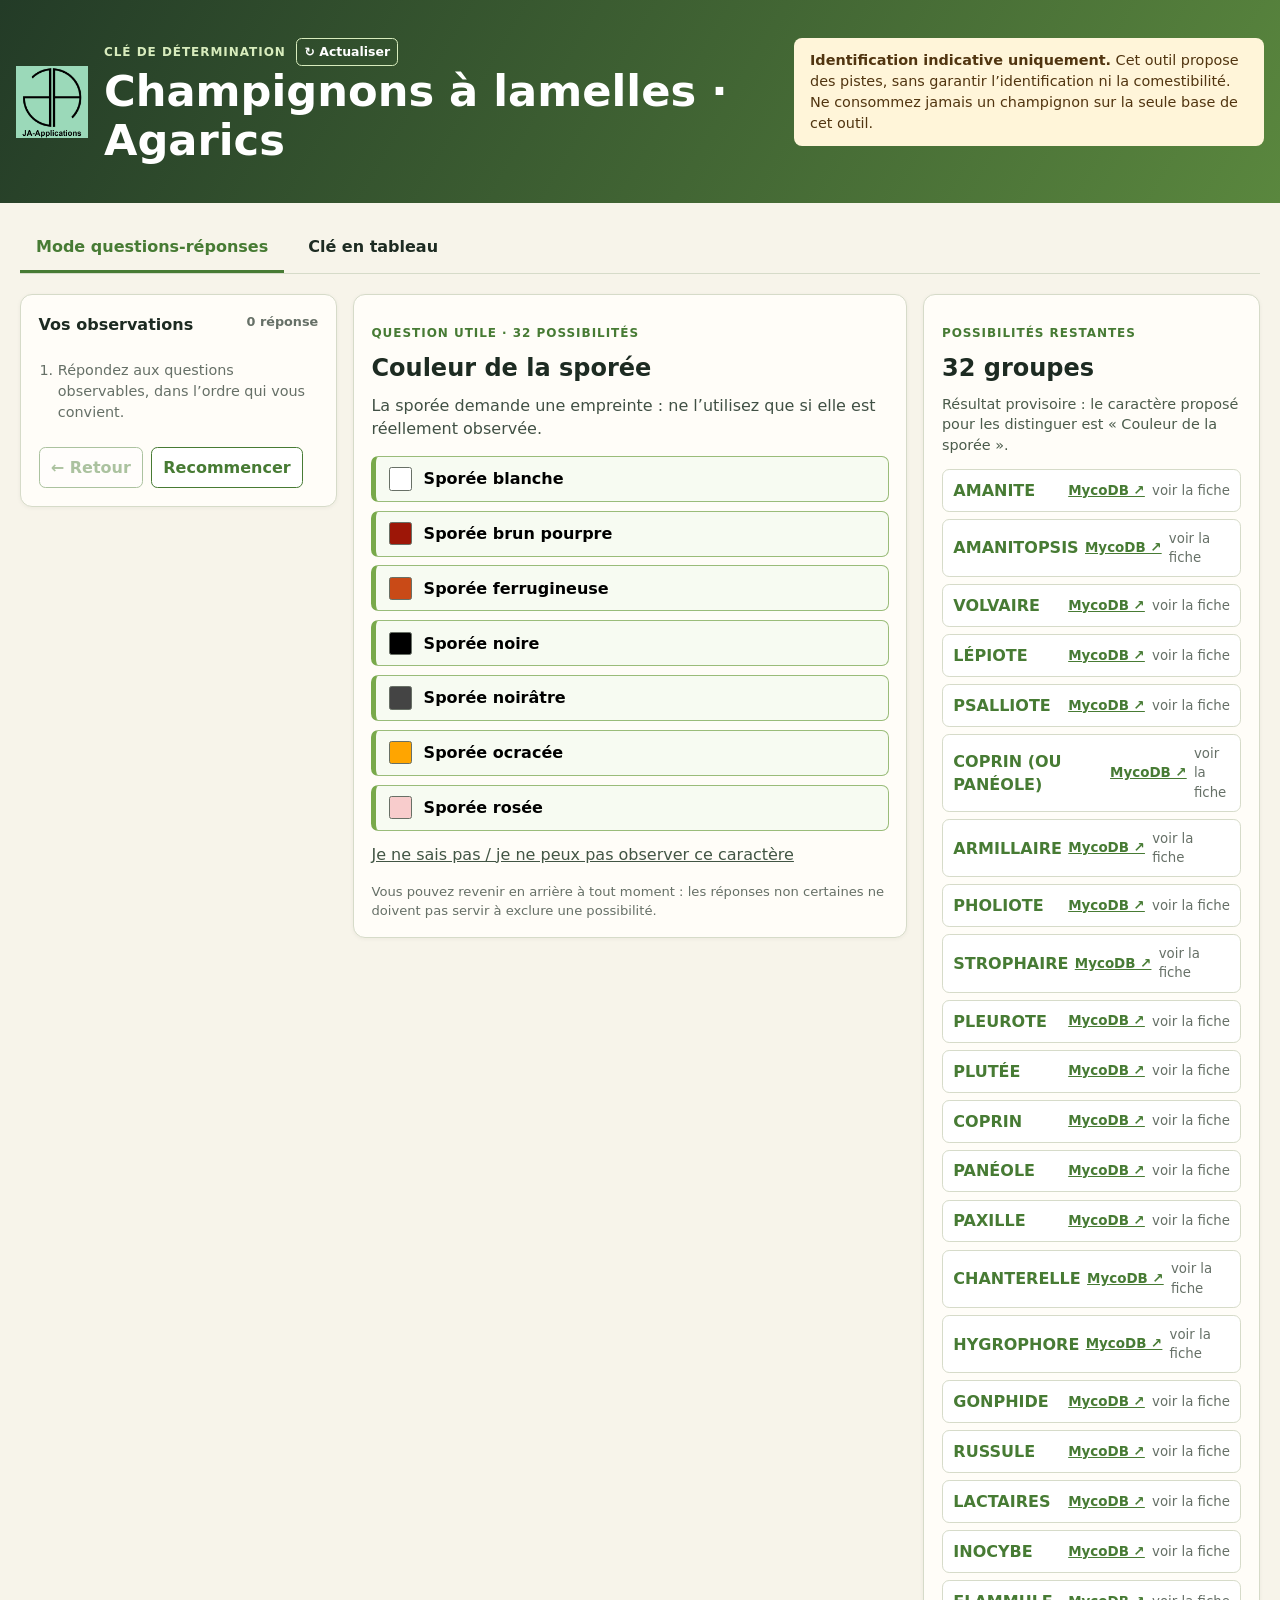
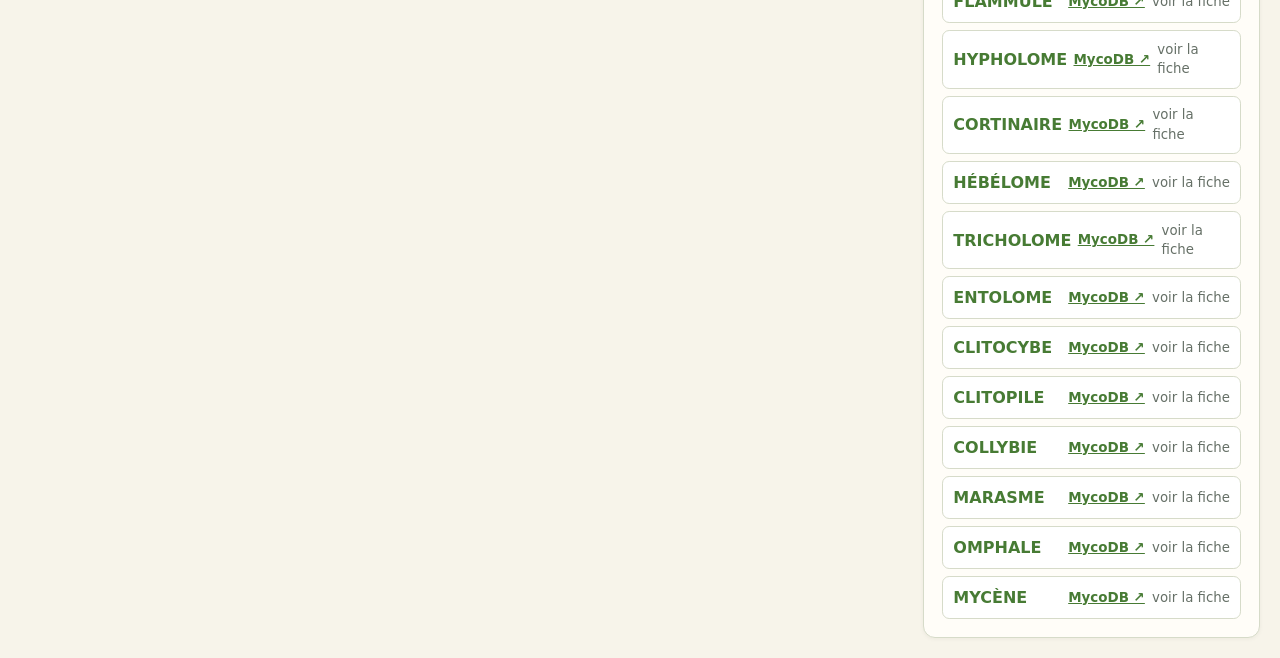
<file: cle-agarics/index.html>
<!doctype html>
<html lang="fr">
  <head>
    <meta charset="utf-8">
    <meta name="viewport" content="width=device-width, initial-scale=1">
    <meta name="theme-color" content="#477b34">
    <meta name="apple-mobile-web-app-capable" content="yes">
    <meta name="apple-mobile-web-app-status-bar-style" content="default">
    <meta name="description" content="Clé d'identification indicative des agarics">
    <title>Clé Agarics — questions-réponses</title>
    <link rel="manifest" href="manifest.webmanifest">
    <link rel="apple-touch-icon" href="assets/ja-applications-logo.png">
    <link rel="stylesheet" href="styles.css?v=3">
  </head>
  <body>
    <header class="site-header">
      <div class="title-wrap">
        <img class="app-logo" src="assets/ja-applications-logo.png" width="72" height="72" alt="Logo JA-Applications">
        <div>
        <div class="header-meta"><p class="eyebrow">Clé de détermination</p><button id="refresh-app" class="refresh-app" type="button" title="Actualiser l’application">↻ Actualiser</button></div>
        <h1>Champignons à lamelles · Agarics</h1>
        </div>
      </div>
      <div class="warning" role="note"><strong>Identification indicative uniquement.</strong> Cet outil propose des pistes, sans garantir l’identification ni la comestibilité. Ne consommez jamais un champignon sur la seule base de cet outil.</div>
    </header>

    <main>
      <nav class="tabs" aria-label="Modes de consultation">
        <button class="tab active" data-view="guide" aria-current="page">Mode questions-réponses</button>
        <button class="tab" data-view="table">Clé en tableau</button>
      </nav>

      <section id="guide" class="view">
        <div class="guide-layout">
          <aside class="progress-panel" aria-label="Vos réponses">
            <div class="progress-title"><span>Vos observations</span><span id="progress-count">0 réponse</span></div>
            <ol id="history" class="history"><li class="muted">Répondez aux questions observables, dans l’ordre qui vous convient.</li></ol>
            <div class="actions"><button id="back" class="secondary" disabled>← Retour</button><button id="restart" class="secondary">Recommencer</button></div>
          </aside>
          <section class="question-panel" aria-live="polite">
            <p class="eyebrow" id="step-label">Première observation</p>
            <h2 id="question-title">Chargement de la clé…</h2>
            <p id="question-help" class="question-help"></p>
            <div id="answers" class="answers"></div>
            <button id="unknown" class="unknown">Je ne sais pas / je ne peux pas observer ce caractère</button>
            <p class="hint">Vous pouvez revenir en arrière à tout moment : les réponses non certaines ne doivent pas servir à exclure une possibilité.</p>
          </section>
          <aside class="results-panel">
            <p class="eyebrow">Possibilités restantes</p>
            <h2><span id="result-count">0</span> groupe<span id="plural">s</span></h2>
            <p id="result-status" class="result-status"></p>
            <div id="results" class="result-list"></div>
          </aside>
        </div>
      </section>

      <section id="table" class="view hidden">
        <div class="table-intro"><h2>Clé consultable</h2><p>Transcription structurée des embranchements visibles de la clé Agarics. Faites défiler horizontalement sur petit écran.</p></div>
        <div class="table-wrap"><table><thead><tr><th>Groupe</th><th>Caractères de la clé</th><th>Sporée</th></tr></thead><tbody id="key-table"></tbody></table></div>
      </section>
    </main>

    <dialog id="profile-dialog"><article><button class="dialog-close" aria-label="Fermer">×</button><div id="profile-content"></div></article></dialog>
    <script src="app.js?v=3"></script><script>if('serviceWorker' in navigator)navigator.serviceWorker.register('./service-worker.js');</script>
  </body>
</html>
</file>
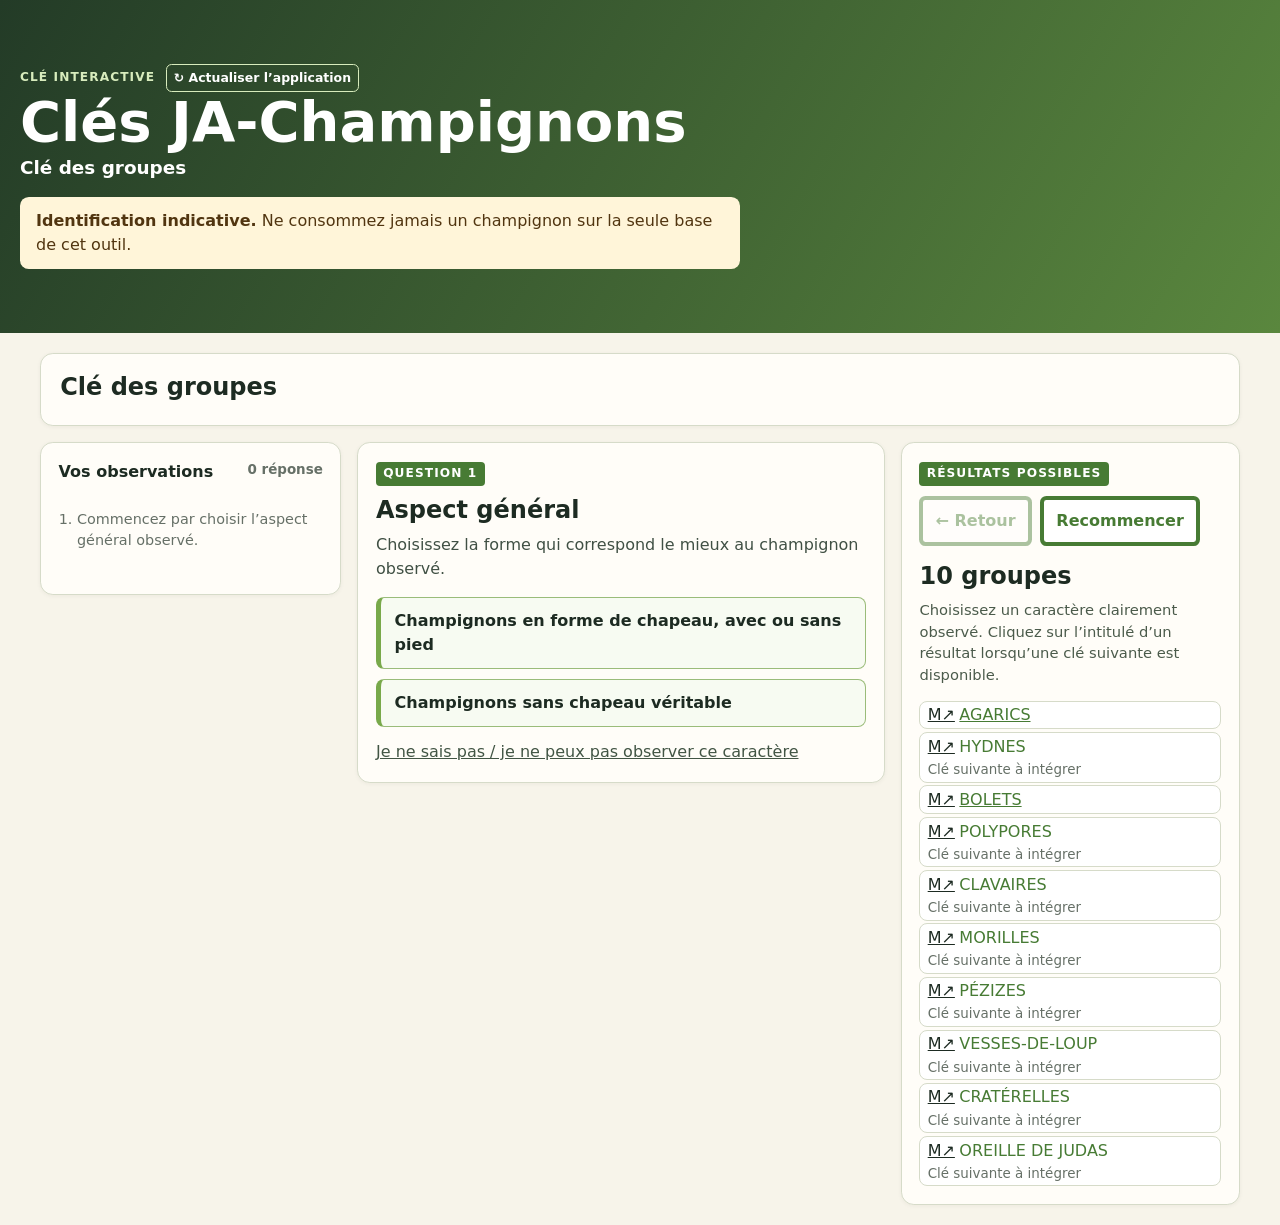
<file: cles-ja-champignons/index.html>
<!doctype html>
<html lang="fr">
  <head>
    <meta charset="utf-8">
    <meta name="viewport" content="width=device-width, initial-scale=1">
    <meta name="description" content="Clés interactives de détermination des champignons">
    <meta name="theme-color" content="#b66b22">
    <title>Clés JA-Champignons</title>
    <link rel="icon" href="assets/logo-ja-champignons.svg" type="image/svg+xml">
    <link rel="manifest" href="manifest.webmanifest">
    <link rel="stylesheet" href="styles.css">
    <link rel="stylesheet" href="overrides.css">
  </head>
  <body>
    <header class="site-header">
      <div style="display:flex;align-items:center;gap:.65rem"><p class="eyebrow" style="margin:0">Clé interactive</p><button type="button" title="Actualiser l’application" onclick="window.location.reload()" style="border:1px solid #d8ecbd;border-radius:.35rem;padding:.25rem .45rem;background:transparent;color:#fff;font:inherit;font-size:.78rem;font-weight:750;cursor:pointer">↻ Actualiser l’application</button></div>
      <h1>Clés JA-Champignons</h1>
      <p class="subtitle">Clé des groupes</p>
      <p class="warning"><strong>Identification indicative.</strong> Ne consommez jamais un champignon sur la seule base de cet outil.</p>
    </header>

    <main>
      <section class="intro" aria-labelledby="intro-title">
        <h2 id="intro-title">Clé des groupes</h2>
      </section>

      <section class="key-layout" aria-label="Clé des groupes">
        <aside class="observations">
          <div class="panel-title"><span id="history-title">Vos observations</span><span id="progress">0 réponse</span></div>
          <ol id="history" class="history"><li class="muted">Commencez par choisir l’aspect général observé.</li></ol>
        </aside>

        <section class="question-panel" aria-live="polite">
          <p id="step" class="eyebrow">Première observation</p>
          <h2 id="question">Chargement…</h2>
          <p id="help" class="help"></p>
          <div id="answers" class="answers"></div>
          <button id="unknown" class="unknown">Je ne sais pas / je ne peux pas observer ce caractère</button>
        </section>

        <aside class="result-panel">
          <p class="eyebrow">Résultats possibles</p>
          <div class="actions result-actions"><button id="back" class="secondary" disabled>← Retour</button><button id="restart" class="secondary">Recommencer</button></div>
          <h2><span id="count">0</span> <span id="result-kind">groupe</span><span id="plural">s</span></h2>
          <p id="status" class="status"></p>
          <div id="results" class="results"></div>
        </aside>
      </section>

      <section class="source-key" aria-labelledby="source-title" hidden>
        <h2 id="source-title">Clé consultable</h2>
        <p>Lecture directe des caractères actuellement intégrés à la clé des groupes.</p>
        <div id="key-table" class="key-table"></div>
      </section>
    </main>
    <script src="app.js?v=20261107-grisette"></script>
    <script src="couleur.js?v=20261107-paxille"></script>
    <script src="noir.js?v=20261107-psalliota"></script>
    <script src="terrain.js"></script>
    <script src="terrain-agarics.js"></script>
    <script src="bolets.js?v=20261107-bolets-16"></script>
    <!-- Le paramètre de version évite qu'une ancienne fiche administrée reste en cache. -->
    <script src="group-guides-data.js?v=20261108-fiches"></script>
    <script src="group-guides.js?v=20261107-admin-fiches"></script>
    <script>
      const adminMode = new URLSearchParams(location.search).get('admin') === '1';
      if ('serviceWorker' in navigator) {
        if (adminMode) navigator.serviceWorker.getRegistrations().then(registrations => Promise.all(registrations.map(registration => registration.unregister()))).then(() => {
          if (!sessionStorage.getItem('ja-admin-without-cache')) {
            sessionStorage.setItem('ja-admin-without-cache', '1');
            location.reload();
          }
        });
        else navigator.serviceWorker.register('./service-worker.js?v=56');
      }
    </script>
  </body>
</html>
</file>
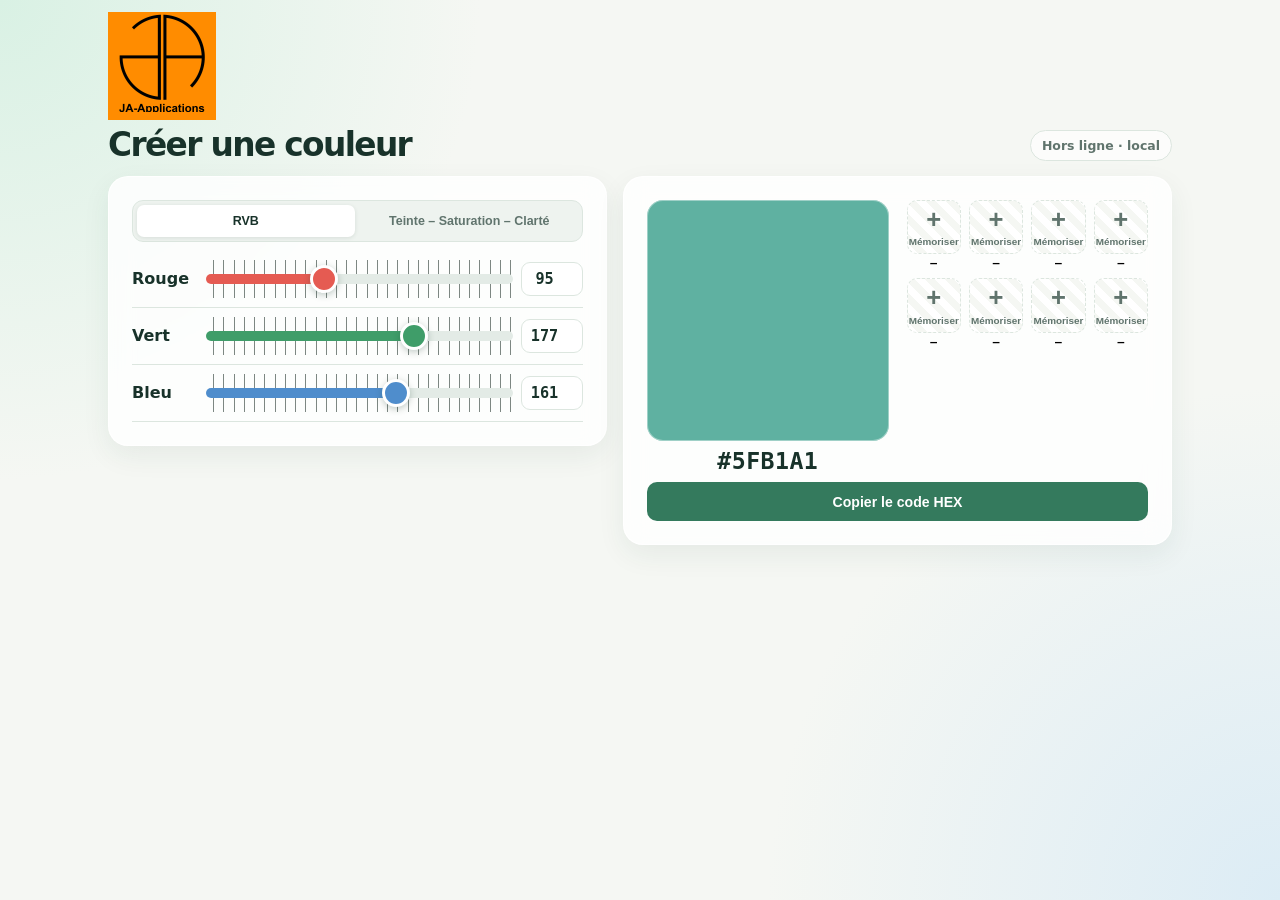
<file: creer-une-couleur/index.html>
<!doctype html>
<html lang="fr">
<head>
  <meta charset="utf-8">
  <meta name="viewport" content="width=device-width, initial-scale=1, viewport-fit=cover">
  <meta name="theme-color" content="#FF8C00">
  <meta name="apple-mobile-web-app-capable" content="yes">
  <meta name="apple-mobile-web-app-status-bar-style" content="black-translucent">
  <link rel="manifest" href="manifest.json">
  <link rel="apple-touch-icon" href="assets/ja-applications-logo-couleurpng.png">
  <title>Créer une couleur</title>
  <style>
    :root { color-scheme: light; --ink:#18322a; --muted:#60746d; --paper:#f5f7f3; --card:rgba(255,255,255,.82); --line:#dce6df; --accent:#347a5d; }
    * { box-sizing:border-box; }
    body { margin:0; min-height:100vh; min-height:100dvh; font-family:"Segoe UI",ui-rounded,"SF Pro Rounded","Avenir Next",system-ui,sans-serif; color:var(--ink); background:radial-gradient(circle at 0 0,#d9f1e4 0,transparent 30rem),radial-gradient(circle at 100% 100%,#dcecf5 0,transparent 32rem),var(--paper); -webkit-tap-highlight-color:transparent; }
    main { width:min(1100px,100%); margin:auto; padding:0 max(18px,env(safe-area-inset-right)) max(22px,env(safe-area-inset-bottom)) max(18px,env(safe-area-inset-left)); }
    .app-header { display:grid; justify-items:stretch; gap:9px; margin:0 0 14px; padding:max(12px,env(safe-area-inset-top)) 0 0; }
    .brand-mark { position:relative; display:grid; place-items:start center; justify-self:start; width:108px; aspect-ratio:1; overflow:hidden; background:#FF8C00; }
    .brand-mark::after { content:""; position:absolute; z-index:1; right:0; bottom:0; left:0; height:8px; background:#FF8C00; }
    .brand-logo { width:100%; height:calc(100% - 8px); object-fit:contain; object-position:center top; mix-blend-mode:multiply; }
    .title-line { display:flex; width:100%; justify-content:space-between; align-items:center; gap:20px; }
    h1 { margin:0; font-size:clamp(1.45rem,3.3vw,2.05rem); letter-spacing:-.05em; line-height:1; }
    .tag { flex:0 0 auto; padding:7px 11px; border:1px solid var(--line); border-radius:999px; background:rgba(255,255,255,.7); color:var(--muted); font-size:.78rem; font-weight:750; }
    .workspace { display:grid; grid-template-columns:minmax(280px,1fr) minmax(360px,1.1fr); gap:16px; align-items:start; }
    .panel { background:var(--card); border:1px solid rgba(255,255,255,.9); box-shadow:0 10px 28px rgba(35,76,59,.07); border-radius:20px; padding:clamp(16px,2.2vw,23px); backdrop-filter:blur(12px); }
    .section-title { margin:0 0 8px; font-size:.98rem; letter-spacing:-.02em; }
    .modes { display:flex; gap:6px; margin:0 0 9px; padding:4px; border:1px solid var(--line); border-radius:11px; background:#eef3ef; }
    .mode { flex:1; min-height:32px; padding:6px 8px; border-radius:7px; background:transparent; color:var(--muted); font-size:.78rem; }
    .mode[aria-selected="true"] { background:#fff; color:var(--ink); box-shadow:0 1px 4px #173b2c1c; }
    .control { display:grid; grid-template-columns:62px 1fr 62px; align-items:center; gap:10px; padding:9px 0; border-bottom:1px solid var(--line); }
    .control:first-of-type { border-top:1px solid var(--line); }
    .control label { font-weight:750; }
    .slider-wrap { display:grid; align-items:center; height:38px; background-image:repeating-linear-gradient(to right,transparent 0,transparent calc(3.333% - 1px),rgba(63,78,71,.68) calc(3.333% - 1px),rgba(63,78,71,.68) 3.333%); }
    input[type="range"] { appearance:none; width:100%; height:10px; border-radius:99px; outline-offset:5px; background:var(--track); touch-action:pan-y; }
    input[type="range"]::-webkit-slider-thumb { appearance:none; width:28px; height:28px; border:3px solid white; border-radius:50%; background:var(--channel); box-shadow:0 2px 7px #173b2c44; cursor:pointer; }
    input[type="range"]::-moz-range-thumb { width:22px; height:22px; border:3px solid white; border-radius:50%; background:var(--channel); box-shadow:0 2px 7px #173b2c44; cursor:pointer; }
    input[type="range"]::-moz-range-track { height:10px; border-radius:99px; background:var(--track); }
    input[type="number"] { width:62px; padding:7px 5px; border:1px solid var(--line); border-radius:9px; color:var(--ink); background:#fff; text-align:center; font:700 .95rem ui-monospace, SFMono-Regular, monospace; }
    input[type="number"]:focus-visible, button:focus-visible, input[type="range"]:focus-visible { outline:3px solid #76c5a1; outline-offset:3px; }
    .colour-area { display:grid; grid-template-columns:1fr 1fr; gap:18px; align-items:start; }
    .preview-stack { display:grid; gap:6px; }
    .preview { aspect-ratio:1; min-height:0; border-radius:16px; background:#9bd9b9; box-shadow:inset 0 0 0 1px #ffffff66; transition:background .12s ease; }
    .preview-code { display:block; color:var(--ink); text-align:center; font:800 clamp(.95rem,2.3vw,1.45rem) ui-monospace,SFMono-Regular,monospace; letter-spacing:.02em; }
    button { min-height:39px; border:0; border-radius:10px; padding:9px 12px; color:white; background:var(--accent); font:750 .88rem ui-rounded,"SF Pro Rounded",sans-serif; cursor:pointer; transition:transform .14s,filter .14s; touch-action:manipulation; }
    @media (hover:hover) { button:hover { filter:brightness(.94); } .swatch:hover .remove { opacity:1; } } button:active { transform:translateY(1px) scale(.98); }
    .copy { width:100%; margin-top:8px; }
    .memory { min-width:0; }
    .swatches { display:grid; width:100%; grid-template-columns:repeat(4,minmax(0,1fr)); gap:8px; }
    .slot { display:grid; grid-template-rows:1fr auto; gap:3px; min-width:0; text-align:center; }
    .slot-index { color:#000; font:700 .7rem ui-monospace,SFMono-Regular,monospace; line-height:13px; }
    .swatch { position:relative; aspect-ratio:1; min-height:0; overflow:hidden; border:1px solid var(--line); border-radius:10px; background:#fff; cursor:pointer; padding:0; color:var(--ink); text-align:left; }
    .swatch.empty { display:grid; place-items:center; background:repeating-linear-gradient(45deg,#fff,#fff 7px,#f5f7f3 7px,#f5f7f3 14px); border-style:dashed; color:var(--muted); }
    .swatch.empty b { display:block; font-size:1.6rem; line-height:1; text-align:center; }.swatch.empty small { display:block; margin-top:4px; font:700 clamp(.42rem,1vw,.62rem) ui-rounded,sans-serif; }
    .swatch-color { display:block; height:100%; }
    .remove { position:absolute; top:2px; right:2px; display:grid; place-items:center; width:20px; height:20px; min-height:20px; padding:0; border-radius:50%; background:#ffffffdd; color:#385047; font-size:1rem; line-height:1; opacity:0; }
    .swatch:focus-within .remove { opacity:1; }.remove:hover { background:#fff; }
    .toast { position:fixed; left:50%; bottom:24px; z-index:10; transform:translate(-50%,150px); padding:11px 16px; border-radius:999px; color:#fff; background:#18322a; box-shadow:0 7px 20px #0003; font-weight:700; transition:transform .25s ease; }.toast.show { transform:translate(-50%,0); }
    @media (max-width:760px) { .app-header { margin-bottom:10px; }.workspace { grid-template-columns:1fr; gap:12px; }.panel { border-radius:17px; }.remove { opacity:1; } }
    @media (max-width:520px) { h1 { font-size:1.38rem; } .tag { padding:6px 8px; font-size:.7rem; } .panel { padding:14px; } .control { grid-template-columns:57px 1fr 57px; gap:8px; padding:8px 0; } input[type="number"] { width:57px; min-height:38px; } .colour-area { gap:10px; } .modes { gap:3px; } .mode { font-size:.7rem; padding-inline:4px; } .swatches { gap:5px; } .swatch.empty b { font-size:1.2rem; } .toast { bottom:max(18px,env(safe-area-inset-bottom)); max-width:calc(100vw - 34px); text-align:center; } }
    @media (max-width:360px) { header .tag { display:none; } }
    @media (forced-colors:active) { .panel,.tag,.preview-code,input[type="number"],.hex-input,.swatch { border:1px solid CanvasText; background:Canvas; color:CanvasText; box-shadow:none; } button { border:1px solid ButtonText; background:ButtonFace; color:ButtonText; } .preview { border:2px solid CanvasText; } }
  </style>
</head>
<body>
  <main>
    <header class="app-header"><div class="brand-mark"><img class="brand-logo" src="assets/ja-applications-logo-couleurpng.png" alt="JA-Applications"></div><div class="title-line"><h1>Créer une couleur</h1><div class="tag">Hors ligne · local</div></div></header>
    <div class="workspace">
      <section class="panel" aria-label="Réglages des couleurs">
        <div class="modes" role="tablist" aria-label="Mode de réglage"><button class="mode" type="button" role="tab" aria-selected="true" data-mode="rgb">RVB</button><button class="mode" type="button" role="tab" aria-selected="false" data-mode="hsl">Teinte – Saturation – Clarté</button></div>
        <div class="control"><label for="red">Rouge</label><div class="slider-wrap"><input id="red" type="range" min="0" max="255" value="155" data-channel="r"></div><input aria-label="Valeur rouge" class="number" type="number" min="0" max="255" value="155" data-channel="r"></div>
        <div class="control"><label for="green">Vert</label><div class="slider-wrap"><input id="green" type="range" min="0" max="255" value="217" data-channel="g"></div><input aria-label="Valeur verte" class="number" type="number" min="0" max="255" value="217" data-channel="g"></div>
        <div class="control"><label for="blue">Bleu</label><div class="slider-wrap"><input id="blue" type="range" min="0" max="255" value="185" data-channel="b"></div><input aria-label="Valeur bleue" class="number" type="number" min="0" max="255" value="185" data-channel="b"></div>
      </section>
      <section class="panel" aria-label="Aperçu et couleurs mémorisées"><div class="colour-area"><div class="preview-stack"><div class="preview" id="preview"></div><span class="preview-code" id="previewCode">#9BD9B9</span></div><div class="memory"><div class="swatches" id="swatches" aria-label="Couleurs mémorisées"></div></div></div>
        <button class="copy" id="copy" type="button">Copier le code HEX</button>
      </section>
    </div>
  </main><div class="toast" id="toast" role="status" aria-live="polite"></div>
  <script>
    (() => {
      const KEY = 'creer-une-couleur-v1';
      const defaults = { rgb:{r:95,g:177,b:161}, hue:168, saved:Array(8).fill(null) };
      let state = defaults;
      let mode = 'rgb';
      try { const saved = JSON.parse(localStorage.getItem(KEY)); if (saved?.rgb && Array.isArray(saved.saved)) { const savedHsl=rgbToHsl(saved.rgb); state = {rgb:saved.rgb, hue:Number.isFinite(saved.hue)?saved.hue:savedHsl.h, saved:[...saved.saved.slice(0,8), ...Array(8).fill(null)].slice(0,8)}; } } catch (_) {}
      const $ = s => document.querySelector(s), sliders = [...document.querySelectorAll('input[type=range]')], numbers = [...document.querySelectorAll('.number')], rows = [...document.querySelectorAll('.control')], modeButtons = [...document.querySelectorAll('.mode')];
      const hex = rgb => '#' + [rgb.r,rgb.g,rgb.b].map(n => Number(n).toString(16).padStart(2,'0')).join('').toUpperCase();
      const save = () => localStorage.setItem(KEY, JSON.stringify(state));
      const flash = message => { const t=$('#toast'); t.textContent=message; t.classList.add('show'); clearTimeout(flash.timer); flash.timer=setTimeout(()=>t.classList.remove('show'),1900); };
      const clamp = (n,min,max) => Math.max(min,Math.min(max,Math.round(Number.isFinite(+n)?+n:min)));
      function rgbToHsl({r,g,b}) { r/=255; g/=255; b/=255; const max=Math.max(r,g,b),min=Math.min(r,g,b),d=max-min,l=(max+min)/2; let h=0,s=0; if(d){s=d/(1-Math.abs(2*l-1)); if(max===r)h=60*(((g-b)/d)%6); else if(max===g)h=60*((b-r)/d+2); else h=60*((r-g)/d+4);} return {h:Math.round((h+360)%360),s:Math.round(s*100),l:Math.round(l*100)}; }
      function hslToRgb({h,s,l}) { h=((h%360)+360)%360; s/=100; l/=100; const c=(1-Math.abs(2*l-1))*s,x=c*(1-Math.abs((h/60)%2-1)),m=l-c/2; let [r,g,b]=[0,0,0]; if(h<60)[r,g,b]=[c,x,0]; else if(h<120)[r,g,b]=[x,c,0]; else if(h<180)[r,g,b]=[0,c,x]; else if(h<240)[r,g,b]=[0,x,c]; else if(h<300)[r,g,b]=[x,0,c]; else [r,g,b]=[c,0,x]; return {r:Math.round((r+m)*255),g:Math.round((g+m)*255),b:Math.round((b+m)*255)}; }
      function currentHsl() { const hsl=rgbToHsl(state.rgb); if(hsl.s===0) hsl.h=state.hue; else state.hue=hsl.h; return hsl; }
      const configs = { rgb:[{key:'r',label:'Rouge',min:0,max:255},{key:'g',label:'Vert',min:0,max:255},{key:'b',label:'Bleu',min:0,max:255}], hsl:[{key:'h',label:'Teinte',min:0,max:360,suffix:'°'},{key:'s',label:'Saturation',min:0,max:100,suffix:'%'},{key:'l',label:'Clarté',min:0,max:100,suffix:'%'}] };
      function track(key,value,hsl) { if(mode==='rgb'){const colors={r:'#e55b52',g:'#3f9d69',b:'#4f8dcc'},p=value/255*100; return {fill:colors[key],track:`linear-gradient(to right,${colors[key]} 0 ${p}%,#e3ebe6 ${p}% 100%)`};} const hue=`hsl(${hsl.h} 72% 48%)`; if(key==='h') return {fill:`hsl(${value} 72% 48%)`,track:'linear-gradient(to right,#e95050,#d7ce42,#48ad64,#43b8c2,#537fd6,#b15bb9,#e95050)'}; if(key==='s') return {fill:hue,track:`linear-gradient(to right,hsl(${hsl.h} 0% ${hsl.l}%),hsl(${hsl.h} 100% ${hsl.l}%))`}; return {fill:`hsl(${hsl.h} ${hsl.s}% ${value}%)`,track:`linear-gradient(to right,#000,hsl(${hsl.h} ${hsl.s}% 50%),#fff)`}; }
      function renderControls() { const hsl=currentHsl(), values=mode==='rgb'?state.rgb:hsl; configs[mode].forEach((config,i)=>{const row=rows[i], slider=sliders[i], number=numbers[i], label=row.querySelector('label'), value=values[config.key], palette=track(config.key,value,hsl); label.textContent=config.label; label.htmlFor=slider.id; slider.min=number.min=config.min; slider.max=number.max=config.max; slider.value=number.value=value; slider.dataset.channel=number.dataset.channel=config.key; slider.setAttribute('aria-label',config.label); number.setAttribute('aria-label',`Valeur ${config.label.toLowerCase()}`); slider.style.setProperty('--track',palette.track); slider.style.setProperty('--channel',palette.fill); }); }
      function render() {
        const code=hex(state.rgb); $('#preview').style.background=code; $('#previewCode').textContent=code;
        renderControls(); renderSwatches(); save();
      }
      function set(channel, value) { const config=configs[mode].find(item=>item.key===channel); if(!config)return; const next=clamp(value,config.min,config.max); if(mode==='rgb') { state.rgb[channel]=next; const hsl=rgbToHsl(state.rgb); if(hsl.s!==0) state.hue=hsl.h; } else { const hsl=currentHsl(); hsl[channel]=next; if(channel==='h') state.hue=next; state.rgb=hslToRgb(hsl); } render(); }
      function renderSwatches() { $('#swatches').innerHTML=''; state.saved.forEach((colour,index) => { const slot=document.createElement('div'); slot.className='slot'; const item=document.createElement(colour ? 'div' : 'button'); if (!colour) item.type='button'; item.className='swatch'+(!colour?' empty':''); if(colour) { item.tabIndex=0; item.setAttribute('role','button'); item.setAttribute('aria-label',`Charger la couleur ${colour}`); item.innerHTML=`<span class="swatch-color" style="background:${colour}"></span><button class="remove" type="button" aria-label="Effacer ${colour}" title="Effacer">×</button>`; item.querySelector('.remove').addEventListener('click',e=>{e.stopPropagation(); state.saved[index]=null; render(); flash('Couleur effacée');}); const load=()=>{ const n=parseInt(colour.slice(1),16); state.rgb={r:n>>16,g:(n>>8)&255,b:n&255}; state.hue=rgbToHsl(state.rgb).h; render(); flash(`${colour} chargée`); }; item.addEventListener('click',load); item.addEventListener('keydown',e=>{if(e.key==='Enter'||e.key===' '){e.preventDefault();load();}}); } else { item.setAttribute('aria-label',`Mémoriser la couleur actuelle dans l’emplacement ${index+1}`); item.innerHTML='<span><b>+</b><small>Mémoriser</small></span>'; item.addEventListener('click',()=>{state.saved[index]=hex(state.rgb);render();flash('Couleur mémorisée');}); } const label=document.createElement('span'); label.className='slot-index'; label.textContent=colour || '—'; slot.append(item,label); $('#swatches').append(slot); }); }
      sliders.forEach(el=>el.addEventListener('input',()=>set(el.dataset.channel,el.value)));
      numbers.forEach(el=>{el.addEventListener('input',()=>set(el.dataset.channel,el.value));el.addEventListener('blur',()=>render());});
      modeButtons.forEach(button=>button.addEventListener('click',()=>{mode=button.dataset.mode; modeButtons.forEach(item=>item.setAttribute('aria-selected',String(item===button))); render();}));
      $('#copy').addEventListener('click',async()=>{const code=hex(state.rgb);try{await navigator.clipboard.writeText(code);}catch(_){const temp=document.createElement('textarea');temp.value=code;document.body.append(temp);temp.select();document.execCommand('copy');temp.remove();}flash(`${code} copié`);});
      render();
    })();
    if ('serviceWorker' in navigator) window.addEventListener('load', () => navigator.serviceWorker.register('./sw.js').catch(() => {}));
  </script>
</body>
</html>
</file>
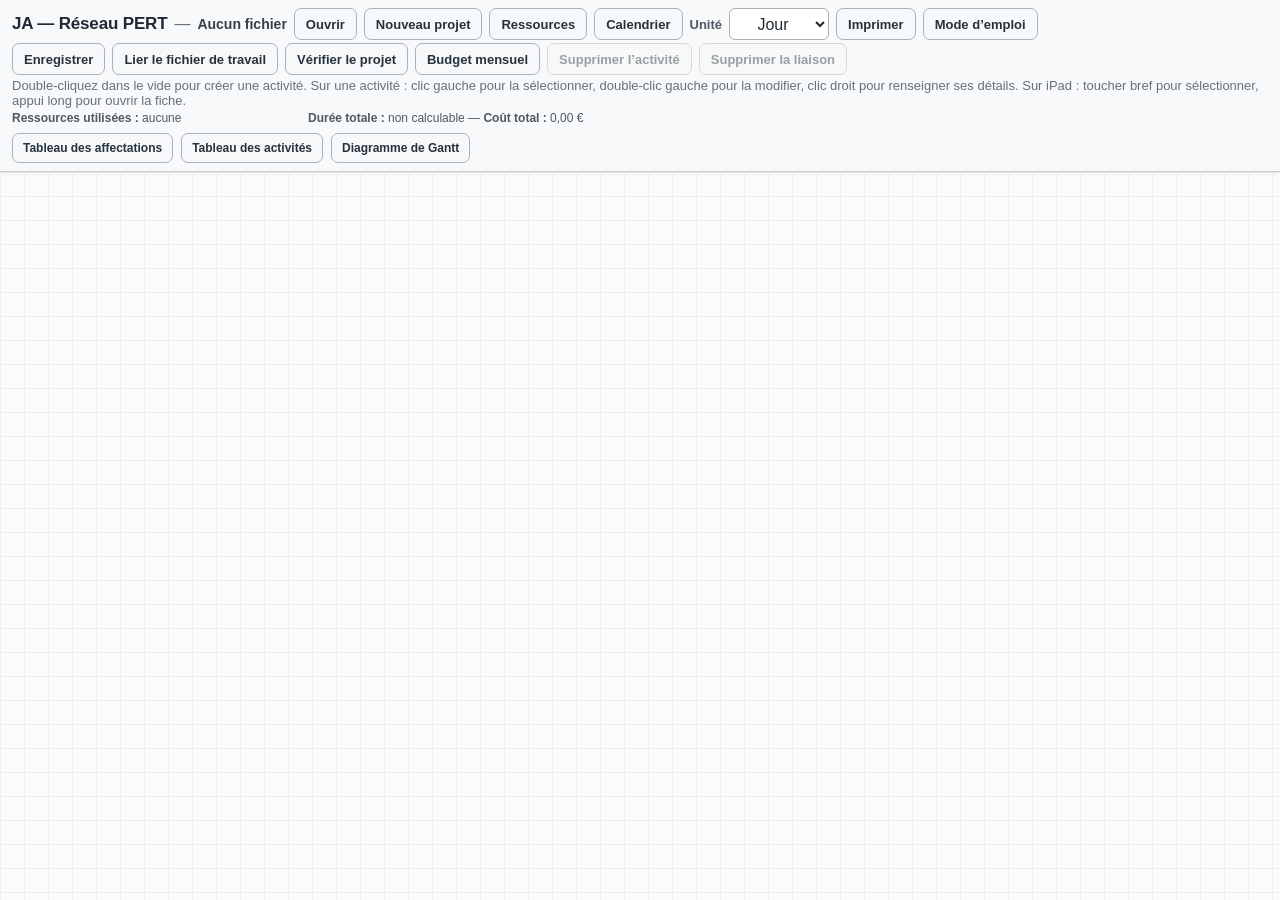
<file: JA-Reseau-PERT/index.html>
<!doctype html>
<html lang="fr">
<head>
  <meta charset="utf-8">
  <meta name="viewport" content="width=device-width, initial-scale=1">
  <title>JA — Réseau PERT</title>
  <meta name="application-name" content="JA — Réseau PERT">
  <meta name="theme-color" content="#f8f9fa">
  <meta name="apple-mobile-web-app-capable" content="yes">
  <meta name="apple-mobile-web-app-status-bar-style" content="default">
  <meta name="apple-mobile-web-app-title" content="Réseau PERT">
  <link rel="manifest" href="./manifest.webmanifest">
  <link rel="apple-touch-icon" sizes="180x180" href="./assets/icons/ja-reseau-pert-180.png">
  <style>
    :root {
      color-scheme: light;
      font-family: -apple-system, BlinkMacSystemFont, "Segoe UI", sans-serif;
      background: #e7e9ec;
      color: #1f2933;
    }

    * {
      box-sizing: border-box;
    }

    html,
    body {
      width: 100%;
      height: 100%;
      margin: 0;
      overflow: hidden;
    }

    body {
      display: flex;
      flex-direction: column;
    }

    .barre-superieure {
      position: relative;
      z-index: 10;
      display: flex;
      align-items: flex-start;
      min-height: 58px;
      padding: 8px 12px;
      background: #f8f9fa;
      border-bottom: 1px solid #c7ccd1;
      box-shadow: 0 1px 4px rgb(31 41 51 / 8%);
    }

    .barre-superieure h1 {
      margin: 0;
      font-size: 17px;
      font-weight: 650;
      letter-spacing: -0.01em;
    }

    .identite-projet {
      display: flex;
      width: 100%;
      flex-direction: column;
      gap: 3px;
    }

    .ligne-commandes {
      display: flex;
      align-items: center;
      flex-wrap: wrap;
      gap: 7px;
    }

    .ligne-commandes-secondaire {
      padding-left: 0;
    }

    .separateur-titre {
      color: #64717d;
      font-size: 16px;
    }

    #nom-fichier-actif {
      max-width: 320px;
      overflow: hidden;
      color: #36414b;
      font-size: 14px;
      font-weight: 600;
      text-overflow: ellipsis;
      white-space: nowrap;
    }

    .resume-projet {
      display: flex;
      align-items: flex-start;
      flex-wrap: wrap;
      column-gap: 36px;
      row-gap: 4px;
    }

    #resume-ressources,
    #resume-projet-global {
      margin: 0;
      color: #4d5964;
      font-size: 12px;
      line-height: 1.3;
    }

    #resume-ressources {
      min-width: 260px;
    }

    .resume-ressource {
      display: block;
    }

    .boutons-tableaux {
      display: flex;
      flex-wrap: wrap;
      align-self: flex-start;
      gap: 8px;
    }

    #afficher-tableau-affectations,
    #afficher-tableau-activites,
    #afficher-gantt {
      align-self: flex-start;
      height: 30px;
      margin-top: 3px;
      padding: 0 10px;
      font-size: 12px;
    }

    .aide {
      margin: 0;
      color: #64717d;
      font-size: 13px;
    }

    .parametre-unite {
      display: flex;
      align-items: center;
      gap: 7px;
    }

    .parametre-unite label {
      margin: 0;
      color: #4d5964;
      font-size: 13px;
      font-weight: 650;
    }

    #unite {
      width: 100px;
      height: 32px;
      margin: 0;
      padding: 5px 8px;
      text-align: center;
    }

    .cadre-travail {
      flex: 1;
      overflow: auto;
      background: #dfe3e7;
    }

    #zone-travail {
      position: relative;
      width: 2600px;
      height: 1700px;
      background-color: #fbfbfa;
      background-image:
        linear-gradient(#edf0f2 1px, transparent 1px),
        linear-gradient(90deg, #edf0f2 1px, transparent 1px);
      background-size: 24px 24px;
      cursor: crosshair;
    }

    #couche-liaisons {
      position: absolute;
      inset: 0;
      z-index: 0;
      width: 100%;
      height: 100%;
      overflow: visible;
      pointer-events: none;
    }

    .liaison-visible {
      stroke: #56636f;
      stroke-width: 2;
      pointer-events: none;
    }

    .liaison-cible {
      stroke: transparent;
      stroke-width: 14;
      cursor: pointer;
      pointer-events: stroke;
      touch-action: none;
    }

    .liaison-critique .liaison-visible {
      stroke: #b42318;
      stroke-width: 3;
    }

    .liaison-selectionnee .liaison-visible {
      stroke: #2877c7;
      stroke-width: 3;
    }

    .liaison-apercu {
      stroke: #2877c7;
      stroke-width: 2;
      stroke-dasharray: 7 5;
      pointer-events: none;
    }

    .tache {
      position: absolute;
      z-index: 1;
      width: 200px;
      padding: 25px 0;
      cursor: grab;
      user-select: none;
      touch-action: none;
    }

    .cadre-tache {
      position: relative;
      padding: 9px 10px 8px;
      border: 1px solid #6f7c88;
      border-radius: 7px;
      background: #fff;
      box-shadow: 0 3px 9px rgb(31 41 51 / 14%);
    }

    .connecteur {
      flex: 0 0 auto;
      width: 14px;
      min-width: 0;
      height: 14px;
      padding: 0;
      border: 2px solid #fff;
      border-radius: 50%;
      background: #3275c7;
      box-shadow: 0 0 0 1px #2867b2;
      cursor: crosshair;
      touch-action: none;
    }

    .connecteur:hover {
      background: #1f5fa9;
    }

    .tache:active {
      cursor: grabbing;
    }

    .tache.en-deplacement {
      z-index: 2;
    }

    .tache.en-deplacement .cadre-tache {
      box-shadow: 0 7px 18px rgb(31 41 51 / 22%);
    }

    .tache.critique .cadre-tache {
      outline: 3px solid #b42318;
      outline-offset: 1px;
    }

    .tache.selectionnee .cadre-tache {
      outline: 3px solid #2877c7;
      outline-offset: 1px;
    }

    .entete-tache {
      display: flex;
      align-items: center;
      gap: 9px;
      margin-bottom: 5px;
    }

    .nom-tache {
      overflow-wrap: anywhere;
      font-size: 14px;
      font-weight: 700;
      line-height: 1.25;
      text-transform: uppercase;
    }

    .duree-tache {
      color: #111;
      font-size: 12px;
    }

    .objet-tache {
      margin-bottom: 6px;
    }

    .libelle-objet {
      margin-bottom: 2px;
      color: #111;
      font-size: 12px;
      font-weight: 700;
    }

    .texte-objet {
      min-height: 31px;
      max-height: 31px;
      padding: 3px 5px;
      overflow: hidden;
      border: 1px solid #cdd3d8;
      border-radius: 4px;
      background: #fafbfb;
      color: #111;
      font-size: 12px;
      line-height: 1.15;
      white-space: pre-wrap;
    }

    .indicateurs-tache {
      display: flex;
      align-items: center;
      justify-content: space-between;
      gap: 8px;
    }

    .date-exterieure {
      position: absolute;
      width: 155px;
      color: #111;
      font-size: 12px;
    }

    .date-debut {
      top: 0;
      left: 0;
    }

    .date-fin {
      left: 0;
      width: 250px;
      bottom: 0;
    }

    .ressources-exterieures {
      position: absolute;
      top: 0;
      left: 100px;
      width: 330px;
      color: #111;
      font-size: 12px;
      line-height: 1.25;
      text-align: left;
    }

    .ressources-exterieures:empty {
      display: none;
    }

    .ressource-exterieure {
      overflow-wrap: anywhere;
    }

    .ligne-date {
      display: flex;
      align-items: center;
      gap: 5px;
    }

    .date-fin .ligne-date {
      justify-content: space-between;
      gap: 8px;
    }

    .date-fin .fin-tard {
      width: 82px;
      text-align: right;
    }

    .cout-total-exterieur {
      color: #111;
      font-size: 12px;
      white-space: nowrap;
    }

    .icone-calendrier {
      position: relative;
      display: inline-block;
      flex: 0 0 auto;
      width: 13px;
      height: 12px;
      border: 1.5px solid #111;
      border-radius: 2px;
    }

    .icone-calendrier::before {
      position: absolute;
      top: 2px;
      right: -1.5px;
      left: -1.5px;
      border-top: 1.5px solid #111;
      content: "";
    }

    .ouvrir-calendrier {
      width: 15px;
      min-width: 0;
      height: 18px;
      padding: 0;
      border: 0;
      background: transparent;
    }

    .date-exterieure.contrainte-active {
      color: #b42318;
    }

    .debut-tot,
    .fin-tard {
      height: 18px;
      margin: 0;
      padding: 0;
      border: 0;
      background: transparent;
      color: #111;
      font-size: 12px;
      user-select: auto;
    }

    .ligne-date input {
      width: 130px;
    }

    .ligne-date input::-webkit-calendar-picker-indicator {
      display: none;
      -webkit-appearance: none;
    }

    .fin-tard {
      color: #111;
    }

    .debut-tot.avec-contrainte {
      color: #b42318;
      font-weight: 700;
    }

    .marge-totale {
      color: #111;
      font-size: 12px;
    }

    dialog {
      width: min(390px, calc(100vw - 32px));
      padding: 0;
      border: 0;
      border-radius: 12px;
      background: #fff;
      color: #1f2933;
      box-shadow: 0 24px 70px rgb(20 28 35 / 30%);
    }

    dialog::backdrop {
      background: rgb(31 41 51 / 35%);
    }

    dialog.fenetre-flottante {
      position: fixed;
      z-index: 30;
      max-width: calc(100vw - 16px);
      max-height: calc(100vh - 16px);
      margin: 0;
      overflow: auto;
    }

    form {
      padding: 24px;
    }

    form h2 {
      margin: 0 0 21px;
      font-size: 19px;
    }

    label {
      display: block;
      margin: 0 0 7px;
      font-size: 13px;
      font-weight: 650;
    }

    input,
    textarea,
    select {
      width: 100%;
      margin: 0 0 17px;
      padding: 8px 10px;
      border: 1px solid #aab2b9;
      border-radius: 6px;
      background: #fff;
      color: #1f2933;
      font: inherit;
    }

    input {
      height: 40px;
    }

    textarea {
      min-height: 58px;
      resize: vertical;
    }

    input:focus,
    textarea:focus,
    select:focus {
      border-color: #3275c7;
      outline: 3px solid rgb(50 117 199 / 18%);
    }

    #dialogue-ressources {
      width: min(520px, calc(100vw - 32px));
    }

    #dialogue-calendrier {
      width: min(560px, calc(100vw - 32px));
    }

    .parametre-calendrier {
      margin-bottom: 14px;
    }

    .ajout-jour-non-travaille {
      display: grid;
      grid-template-columns: minmax(160px, 1fr) auto;
      align-items: end;
      gap: 8px;
    }

    #liste-jours-feries-officiels,
    #liste-jours-non-travailles {
      max-height: 210px;
      margin: 10px 0 0;
      padding: 0;
      overflow: auto;
      list-style: none;
    }

    #liste-jours-feries-officiels li,
    #liste-jours-non-travailles li {
      display: flex;
      align-items: center;
      justify-content: space-between;
      gap: 10px;
      padding: 6px 8px;
      border-bottom: 1px solid #dfe3e6;
    }

    #liste-jours-feries-officiels .liste-vide,
    #liste-jours-non-travailles .liste-vide {
      color: #64717d;
      font-style: italic;
    }

    #dialogue-verification {
      width: min(650px, calc(100vw - 32px));
    }

    #dialogue-affectations {
      width: min(980px, calc(100vw - 32px));
    }

    #dialogue-activites {
      width: min(1280px, calc(100vw - 32px));
    }

    #dialogue-gantt {
      width: min(1400px, calc(100vw - 24px));
    }

    #dialogue-budget {
      width: min(760px, calc(100vw - 32px));
    }

    #dialogue-mode-emploi {
      width: min(720px, calc(100vw - 32px));
      max-height: calc(100vh - 32px);
    }

    #dialogue-mode-emploi form {
      display: flex;
      max-height: calc(100vh - 32px);
      flex-direction: column;
    }

    .contenu-mode-emploi {
      overflow: auto;
      padding-right: 8px;
      color: #26323c;
      font-size: 13px;
      line-height: 1.45;
    }

    .contenu-mode-emploi h3 {
      margin: 18px 0 6px;
      font-size: 14px;
    }

    .contenu-mode-emploi h3:first-child {
      margin-top: 0;
    }

    .contenu-mode-emploi ul {
      margin: 6px 0 10px;
      padding-left: 22px;
    }

    .contenu-mode-emploi li + li {
      margin-top: 4px;
    }

    .parametre-budget {
      display: grid;
      grid-template-columns: minmax(180px, 1fr) auto;
      align-items: end;
      gap: 10px;
      margin-bottom: 14px;
    }

    .parametre-budget input {
      margin-bottom: 0;
    }

    .conteneur-tableau-budget {
      max-height: min(55vh, 480px);
      overflow: auto;
      border: 1px solid #c7ccd1;
      border-radius: 7px;
    }

    #tableau-budget {
      width: 100%;
      border-collapse: collapse;
      color: #111;
      font-size: 12px;
    }

    #tableau-budget th,
    #tableau-budget td {
      padding: 8px 10px;
      border-bottom: 1px solid #dfe3e6;
      text-align: left;
    }

    #tableau-budget thead th {
      position: sticky;
      top: 0;
      z-index: 1;
      background: #e9edf1;
    }

    #tableau-budget .valeur-numerique {
      text-align: right;
      white-space: nowrap;
    }

    #tableau-budget .budget-depasse td {
      background: #fdecea;
      color: #9b1c13;
      font-weight: 700;
    }

    #tableau-budget .budget-conforme td:last-child {
      color: #176b35;
      font-weight: 700;
    }

    #resume-budget {
      margin: 10px 0;
      color: #26323c;
      font-size: 13px;
      font-weight: 700;
    }

    #avertissement-budget {
      margin: 8px 0 0;
      color: #8a5700;
      font-size: 12px;
    }

    .conteneur-tableau-affectations,
    .conteneur-tableau-activites {
      max-height: min(62vh, 560px);
      overflow: auto;
      border: 1px solid #c7ccd1;
      border-radius: 7px;
    }

    #tableau-affectations,
    #tableau-activites {
      width: 100%;
      border-collapse: collapse;
      color: #111;
      font-size: 12px;
    }

    #tableau-activites {
      min-width: 1180px;
    }

    #tableau-affectations th,
    #tableau-affectations td,
    #tableau-activites th,
    #tableau-activites td {
      padding: 4px 8px;
      border-right: 1px solid #dfe3e6;
      border-bottom: 1px solid #dfe3e6;
      line-height: 1.2;
      text-align: left;
      vertical-align: top;
    }

    #tableau-affectations th:last-child,
    #tableau-affectations td:last-child,
    #tableau-activites th:last-child,
    #tableau-activites td:last-child {
      border-right: 0;
    }

    #tableau-affectations thead th,
    #tableau-activites thead th {
      position: sticky;
      top: 0;
      z-index: 1;
      background: #e9edf1;
      white-space: nowrap;
    }

    #tableau-affectations .valeur-numerique,
    #tableau-activites .valeur-numerique {
      text-align: right;
      white-space: nowrap;
    }

    #tableau-activites .valeur-date {
      white-space: nowrap;
    }

    #tableau-activites .nom-activite-critique {
      font-weight: 700;
    }

    .legende-gantt {
      display: flex;
      flex-wrap: wrap;
      gap: 14px;
      margin: 0 0 10px;
      color: #4d5964;
      font-size: 12px;
    }

    .legende-gantt span::before {
      display: inline-block;
      width: 18px;
      height: 9px;
      margin-right: 5px;
      border-radius: 3px;
      background: #3275c7;
      content: "";
    }

    .legende-gantt .legende-critique::before {
      background: #b42318;
    }

    .legende-gantt .legende-marge::before {
      box-sizing: border-box;
      border: 1px solid #8e99a3;
      background: #fff;
    }

    .legende-gantt .unite-temps-gantt::before {
      display: none;
    }

    .conteneur-gantt {
      max-height: min(66vh, 620px);
      overflow: auto;
      border: 1px solid #c7ccd1;
      border-radius: 7px;
      background: #fff;
      overscroll-behavior: contain;
    }

    #gantt {
      --largeur-libelle-gantt: 250px;
      --largeur-temps-gantt: 700px;
      --pas-grille-gantt: 100px;
      width: calc(var(--largeur-libelle-gantt) + var(--largeur-temps-gantt));
      min-width: 100%;
      color: #1d2933;
      font-size: 12px;
    }

    .ligne-gantt {
      display: grid;
      grid-template-columns: var(--largeur-libelle-gantt) var(--largeur-temps-gantt);
      min-height: 28px;
      border-bottom: 1px solid #dfe3e6;
    }

    .ligne-gantt:last-child {
      border-bottom: 0;
    }

    .entete-gantt {
      position: sticky;
      top: 0;
      z-index: 4;
      min-height: 46px;
      background: #e9edf1;
      font-weight: 700;
    }

    .libelle-gantt {
      position: sticky;
      left: 0;
      z-index: 2;
      display: flex;
      align-items: center;
      padding: 6px 10px;
      border-right: 1px solid #c7ccd1;
      background: #fff;
    }

    .entete-gantt .libelle-gantt {
      z-index: 5;
      background: #e9edf1;
    }

    .libelle-gantt.critique {
      font-weight: 750;
    }

    .echelle-gantt,
    .zone-temps-gantt {
      position: relative;
      min-width: 0;
      background-image: linear-gradient(to right, #9da8b2 1px, transparent 1px);
      background-size: var(--pas-grille-gantt) 100%;
    }

    .graduation-gantt {
      position: absolute;
      top: 7px;
      z-index: 2;
      padding-left: 5px;
      color: #35414c;
      white-space: nowrap;
    }

    .barre-gantt {
      position: absolute;
      top: 2px;
      z-index: 2;
      min-width: 3px;
      height: 23px;
      overflow: hidden;
      border-radius: 4px;
      background: #3275c7;
      box-shadow: inset 0 0 0 1px rgb(0 0 0 / 12%);
      color: #fff;
      font-size: 11px;
      font-weight: 700;
      line-height: 23px;
      text-align: center;
      white-space: nowrap;
    }

    .barre-gantt.critique {
      background: #b42318;
    }

    .marge-gantt {
      position: absolute;
      top: 2px;
      z-index: 2;
      box-sizing: border-box;
      min-width: 1px;
      height: 23px;
      border: 1px solid #8e99a3;
      border-left: 0;
      border-radius: 0 4px 4px 0;
      background: #fff;
    }

    .jour-non-travaille-gantt {
      position: absolute;
      top: 0;
      bottom: 0;
      background: #eef1f3;
      pointer-events: none;
    }

    .dates-indisponibles-gantt {
      display: flex;
      align-items: center;
      height: 100%;
      padding-left: 10px;
      color: #7a4d00;
      font-style: italic;
    }

    #tableau-affectations .total-ressource td {
      background: #f3f5f7;
      font-weight: 700;
    }

    #tableau-affectations tfoot td {
      position: sticky;
      bottom: 0;
      background: #dfe8f2;
      font-weight: 750;
    }

    .aucune-affectation {
      padding: 18px !important;
      color: #4d5964;
      text-align: center !important;
    }

    .resume-verification {
      padding: 10px 12px;
      border-radius: 7px;
      background: #eef2f5;
      font-size: 13px;
      font-weight: 700;
    }

    .resume-verification.valide {
      background: #e7f6ec;
      color: #176b35;
    }

    .resume-verification.invalide {
      background: #fdecea;
      color: #a51d15;
    }

    .rapport-verification h3 {
      margin: 18px 0 7px;
      font-size: 14px;
    }

    .rapport-verification ul {
      max-height: 180px;
      margin: 0;
      padding-left: 22px;
      overflow: auto;
      color: #111;
      font-size: 13px;
      line-height: 1.4;
    }

    .titre-erreurs {
      color: #a51d15;
    }

    .titre-avertissements {
      color: #8a5700;
    }

    #liste-ressources {
      min-height: 155px;
      color: #111;
      font-size: 13px;
    }

    .actions-ressources {
      display: flex;
      flex-wrap: wrap;
      gap: 7px;
      margin-bottom: 18px;
    }

    .actions-ressources button {
      flex: 1 1 120px;
    }

    #dialogue-details {
      width: min(540px, calc(100vw - 32px));
    }

    .affectation-ressource {
      padding: 12px;
      border: 1px solid #d5dade;
      border-radius: 7px;
      background: #f8f9fa;
    }

    .ligne-affectation {
      display: grid;
      grid-template-columns: minmax(0, 2fr) minmax(100px, 1fr);
      gap: 10px;
    }

    #liste-affectations {
      display: grid;
      gap: 6px;
      min-height: 105px;
      margin-bottom: 10px;
      color: #111;
      font-size: 11px;
    }

    .affectation-liste-bouton {
      width: 100%;
      height: auto;
      min-height: 44px;
      padding: 8px 10px;
      text-align: left;
      white-space: normal;
    }

    .affectation-liste-bouton.selectionnee {
      border-color: #2877c7;
      background: #eaf3fc;
      box-shadow: 0 0 0 2px rgb(40 119 199 / 18%);
    }

    .liste-affectations-vide {
      margin: 0;
      padding: 12px;
      color: #64717d;
      text-align: center;
    }

    .actions-affectation {
      display: flex;
      flex-wrap: wrap;
      gap: 7px;
      margin-bottom: 14px;
    }

    .actions-affectation button {
      flex: 1 1 115px;
    }

    .actions {
      display: flex;
      justify-content: flex-end;
      gap: 9px;
      margin-top: 7px;
    }

    .calcul-en-attente {
      margin: 0 0 14px;
      color: #4d5964;
      font-size: 13px;
    }

    .calcul-en-attente strong {
      color: #1f2933;
    }

    button {
      min-width: 92px;
      height: 38px;
      padding: 0 15px;
      border: 1px solid #aab2b9;
      border-radius: 7px;
      background: #f7f8f9;
      color: #26323c;
      font: inherit;
      font-size: 13px;
      font-weight: 650;
      cursor: pointer;
    }

    button[type="submit"] {
      border-color: #2867b2;
      background: #3275c7;
      color: #fff;
    }

    .bouton-barre {
      min-width: auto;
      height: 32px;
      padding: 0 11px;
      white-space: nowrap;
      touch-action: manipulation;
    }

    .selecteur-fichier {
      position: relative;
      display: inline-flex;
    }

    .selecteur-fichier input[type="file"] {
      position: absolute;
      inset: 0;
      z-index: 1;
      width: 100%;
      height: 100%;
      margin: 0;
      padding: 0;
      opacity: 0;
      cursor: pointer;
    }

    .commande-indisponible {
      opacity: 0.45;
    }

    @page {
      size: 297mm 210mm;
      margin: 10mm;
    }

    @media print {
      html,
      body {
        width: 277mm !important;
        height: 190mm !important;
        margin: 0 !important;
        overflow: visible !important;
        background: #fff;
      }

      body {
        display: block;
      }

      .barre-superieure {
        display: none;
      }

      .cadre-travail {
        position: relative;
        width: 277mm !important;
        height: 190mm !important;
        overflow: visible !important;
        background: #fff;
        break-inside: avoid;
        page-break-inside: avoid;
      }

      #zone-travail {
        position: absolute;
        top: 0;
        left: 0;
        background: #fff;
        transform: translate(
          var(--impression-x, 0),
          var(--impression-y, 0)
        ) scale(var(--impression-echelle, 1));
        transform-origin: top left;
      }

      .cadre-tache {
        box-shadow: none;
      }
    }

    @media (hover: none) and (pointer: coarse) {
      .liaison-cible {
        stroke-width: 24;
      }

      .date-debut {
        width: 100px;
      }

      .date-debut .ligne-date {
        gap: 2px;
      }

      .date-debut .debut-tot {
        width: 82px;
        font-size: 11px;
      }

      .ressources-exterieures {
        left: 108px;
        width: 322px;
      }

      .ligne-affectation {
        grid-template-columns: 1fr;
      }
    }

    @media (max-width: 640px) {
      .barre-superieure {
        align-items: flex-start;
        flex-direction: column;
        justify-content: center;
        gap: 3px;
        min-height: 92px;
      }

      .ligne-commandes {
        width: 100%;
        flex-wrap: wrap;
        gap: 7px;
      }
    }
  </style>
</head>
<body>
  <header class="barre-superieure">
    <div class="identite-projet">
      <div class="ligne-commandes">
        <h1>JA — Réseau PERT</h1>
        <span class="separateur-titre" aria-hidden="true">—</span>
        <span id="nom-fichier-actif">Aucun fichier</span>
        <span class="selecteur-fichier">
          <button class="bouton-barre" type="button" tabindex="-1" aria-hidden="true">Ouvrir</button>
          <input id="fichier-projet" type="file" accept="application/json,.json" aria-label="Ouvrir un projet JSON">
        </span>
        <button id="nouveau-projet" class="bouton-barre" type="button">Nouveau projet</button>
        <button id="gerer-ressources" class="bouton-barre" type="button">Ressources</button>
        <button id="ouvrir-calendrier" class="bouton-barre" type="button">Calendrier</button>
        <div class="parametre-unite">
          <label for="unite">Unité</label>
          <select id="unite">
            <option value="j">Jour</option>
            <option value="h">Heure</option>
            <option value="sem">Semaine</option>
          </select>
        </div>
        <button id="imprimer-projet" class="bouton-barre" type="button">Imprimer</button>
        <button id="ouvrir-mode-emploi" class="bouton-barre" type="button">Mode d’emploi</button>
      </div>
      <div class="ligne-commandes ligne-commandes-secondaire">
        <button id="enregistrer-projet" class="bouton-barre" type="button">Enregistrer</button>
        <button id="lier-fichier-travail" class="bouton-barre" type="button">Lier le fichier de travail</button>
        <button id="verifier-projet" class="bouton-barre" type="button">Vérifier le projet</button>
        <button id="budget-mensuel" class="bouton-barre" type="button">Budget mensuel</button>
        <button id="supprimer-activite" class="bouton-barre commande-indisponible" type="button" aria-disabled="true">Supprimer l’activité</button>
        <button id="supprimer-liaison" class="bouton-barre commande-indisponible" type="button" aria-disabled="true">Supprimer la liaison</button>
      </div>
      <p class="aide">Double-cliquez dans le vide pour créer une activité. Sur une activité : clic gauche pour la sélectionner, double-clic gauche pour la modifier, clic droit pour renseigner ses détails. Sur iPad : toucher bref pour sélectionner, appui long pour ouvrir la fiche.</p>
      <div class="resume-projet">
        <p id="resume-ressources"><strong>Ressources utilisées :</strong> aucune</p>
        <p id="resume-projet-global"><strong>Durée totale :</strong> non calculable — <strong>Coût total :</strong> 0,00 €</p>
      </div>
      <div class="boutons-tableaux">
        <button id="afficher-tableau-affectations" type="button">Tableau des affectations</button>
        <button id="afficher-tableau-activites" type="button">Tableau des activités</button>
        <button id="afficher-gantt" type="button">Diagramme de Gantt</button>
      </div>
    </div>
  </header>

  <main class="cadre-travail">
    <div id="zone-travail" aria-label="Zone de travail du planning">
      <svg id="couche-liaisons" aria-hidden="true">
        <defs>
          <marker id="fleche" markerWidth="8" markerHeight="8" refX="7" refY="4" orient="auto" markerUnits="strokeWidth">
            <path d="M 0 0 L 8 4 L 0 8 Z" fill="#56636f"></path>
          </marker>
          <marker id="fleche-selectionnee" markerWidth="8" markerHeight="8" refX="7" refY="4" orient="auto" markerUnits="strokeWidth">
            <path d="M 0 0 L 8 4 L 0 8 Z" fill="#2877c7"></path>
          </marker>
          <marker id="fleche-critique" markerWidth="8" markerHeight="8" refX="7" refY="4" orient="auto" markerUnits="strokeWidth">
            <path d="M 0 0 L 8 4 L 0 8 Z" fill="#b42318"></path>
          </marker>
        </defs>
      </svg>
    </div>
  </main>

  <dialog id="dialogue-tache">
    <form id="formulaire-tache">
      <h2 id="titre-dialogue">Nouvelle activité</h2>

      <label for="nom">Nom de l’activité</label>
      <input id="nom" name="nom" type="text" maxlength="80" required autocomplete="off">

      <label for="objet">Objet</label>
      <textarea id="objet" name="objet" rows="2" maxlength="160"></textarea>

      <label for="duree">Durée</label>
      <input id="duree" name="duree" type="number" min="0.1" step="0.1" required inputmode="decimal">

      <div class="actions">
        <button id="annuler" type="button">Annuler</button>
        <button id="valider-tache" type="submit">Créer</button>
      </div>
    </form>
  </dialog>

  <dialog id="dialogue-details">
    <form id="formulaire-details">
      <h2 id="titre-details"></h2>

      <label for="description">Description</label>
      <textarea id="description" name="description" rows="5"></textarea>

      <div class="affectation-ressource">
        <div class="ligne-affectation">
          <div>
            <label for="ressource-activite">Ressource</label>
            <select id="ressource-activite"></select>
          </div>
          <div>
            <label for="duree-ressource">Durée (<span id="unite-duree-ressource"></span>)</label>
            <input id="duree-ressource" type="number" min="0.1" step="0.1" inputmode="decimal">
          </div>
        </div>

        <div class="actions-affectation">
          <button id="ajouter-affectation" type="button">Ajouter</button>
          <button id="retirer-affectation" type="button" disabled>Retirer</button>
        </div>

        <div id="libelle-liste-affectations" class="libelle-objet">Ressources affectées</div>
        <div id="liste-affectations" role="listbox" aria-labelledby="libelle-liste-affectations"></div>
      </div>

      <p class="calcul-en-attente"><strong>Coût total :</strong> <span id="cout-total-activite">0,00 €</span></p>

      <div class="actions">
        <button id="annuler-details" type="button">Annuler</button>
        <button type="submit">Enregistrer</button>
      </div>
    </form>
  </dialog>

  <dialog id="dialogue-ressources">
    <form id="formulaire-ressources">
      <h2>Ressources du projet</h2>

      <label for="liste-ressources">Couples Nom — Discipline</label>
      <select id="liste-ressources" size="7" aria-label="Liste des ressources"></select>

      <label for="nom-ressource">Nom</label>
      <input id="nom-ressource" type="text" maxlength="80" autocomplete="off">

      <label for="discipline-ressource">Discipline</label>
      <input id="discipline-ressource" type="text" maxlength="80" autocomplete="off">

      <label for="cout-unitaire-ressource">Coût un. (€)</label>
      <input id="cout-unitaire-ressource" type="number" min="0" step="0.01" value="0" inputmode="decimal">

      <div class="actions-ressources">
        <button id="ajouter-ressource" type="button">Ajouter</button>
        <button id="modifier-ressource" type="button" disabled>Modifier</button>
        <button id="supprimer-ressource" type="button" disabled>Supprimer</button>
      </div>

      <div class="actions">
        <button id="fermer-ressources" type="button">Fermer</button>
      </div>
    </form>
  </dialog>

  <dialog id="dialogue-calendrier">
    <form id="formulaire-calendrier">
      <h2>Calendrier du projet</h2>

      <div class="parametre-calendrier">
        <label for="mode-calendrier">Mode de calcul</label>
        <select id="mode-calendrier">
          <option value="ouvres">Jours ouvrés — samedi et dimanche exclus</option>
          <option value="calendaires">Jours calendaires — week-ends compris</option>
        </select>
      </div>

      <div class="parametre-calendrier">
        <label for="calendrier-officiel">Jours fériés officiels</label>
        <select id="calendrier-officiel">
          <option value="france-metropolitaine">France métropolitaine</option>
          <option value="aucun">Aucun calendrier officiel</option>
        </select>
      </div>

      <label>Jours fériés officiels appliqués</label>
      <ul id="liste-jours-feries-officiels"></ul>

      <label for="jour-non-travaille">Autres jours non travaillés ajoutés au projet</label>
      <div class="ajout-jour-non-travaille">
        <input id="jour-non-travaille" type="date">
        <button id="ajouter-jour-non-travaille" type="button">Ajouter</button>
      </div>
      <ul id="liste-jours-non-travailles"></ul>

      <div class="actions">
        <button id="annuler-calendrier" type="button">Annuler</button>
        <button type="submit">Appliquer</button>
      </div>
    </form>
  </dialog>

  <dialog id="dialogue-verification">
    <form method="dialog">
      <h2>Vérification du projet</h2>
      <p id="resume-verification" class="resume-verification"></p>

      <div class="rapport-verification">
        <h3 class="titre-erreurs">Erreurs bloquantes (<span id="nombre-erreurs">0</span>)</h3>
        <ul id="liste-erreurs"></ul>

        <h3 class="titre-avertissements">Avertissements (<span id="nombre-avertissements">0</span>)</h3>
        <ul id="liste-avertissements"></ul>
      </div>

      <div class="actions">
        <button type="submit">Fermer</button>
      </div>
    </form>
  </dialog>

  <dialog id="dialogue-affectations">
    <form method="dialog">
      <h2>Tableau des affectations</h2>
      <div class="conteneur-tableau-affectations">
        <table id="tableau-affectations">
          <thead>
            <tr>
              <th scope="col">Ressource</th>
              <th scope="col">Discipline</th>
              <th scope="col">Activité</th>
              <th scope="col" class="valeur-numerique">Durée</th>
              <th scope="col" class="valeur-numerique">Coût un.</th>
              <th scope="col" class="valeur-numerique">Coût affectation</th>
            </tr>
          </thead>
          <tbody id="corps-tableau-affectations"></tbody>
          <tfoot id="pied-tableau-affectations"></tfoot>
        </table>
      </div>

      <div class="actions">
        <button type="submit">Fermer</button>
      </div>
    </form>
  </dialog>

  <dialog id="dialogue-activites">
    <form method="dialog">
      <h2>Tableau des activités</h2>
      <div class="conteneur-tableau-activites">
        <table id="tableau-activites">
          <thead>
            <tr>
              <th scope="col">Activité</th>
              <th scope="col" class="valeur-numerique">Durée</th>
              <th scope="col">Prédécesseurs</th>
              <th scope="col">Successeurs</th>
              <th scope="col">Début au plus tôt</th>
              <th scope="col">Fin au plus tôt</th>
              <th scope="col" class="valeur-numerique">Marge totale</th>
              <th scope="col">Fin au plus tard</th>
              <th scope="col" class="valeur-numerique">Coût total</th>
            </tr>
          </thead>
          <tbody id="corps-tableau-activites"></tbody>
        </table>
      </div>

      <div class="actions">
        <button type="submit">Fermer</button>
      </div>
    </form>
  </dialog>

  <dialog id="dialogue-gantt">
    <form method="dialog">
      <h2>Diagramme de Gantt</h2>
      <p class="legende-gantt">
        <span>Activité</span>
        <span class="legende-critique">Chemin critique</span>
        <span class="legende-marge">Marge totale</span>
        <span id="unite-temps-gantt" class="unite-temps-gantt">Unité de temps : —</span>
      </p>
      <div class="conteneur-gantt">
        <div id="gantt"></div>
      </div>

      <div class="actions">
        <button type="submit">Fermer</button>
      </div>
    </form>
  </dialog>

  <dialog id="dialogue-budget">
    <form id="formulaire-budget">
      <h2>Contrôle du budget mensuel</h2>

      <div class="parametre-budget">
        <div>
          <label for="seuil-budget-mensuel">Seuil maximal par mois (€)</label>
          <input id="seuil-budget-mensuel" type="number" min="0" step="0.01" inputmode="decimal" required>
        </div>
        <button type="submit">Calculer</button>
      </div>

      <p id="resume-budget"></p>
      <div class="conteneur-tableau-budget">
        <table id="tableau-budget">
          <thead>
            <tr>
              <th scope="col">Mois</th>
              <th scope="col" class="valeur-numerique">Seuil</th>
              <th scope="col" class="valeur-numerique">Coût prévu</th>
              <th scope="col" class="valeur-numerique">Écart</th>
              <th scope="col">Situation</th>
            </tr>
          </thead>
          <tbody id="corps-tableau-budget"></tbody>
        </table>
      </div>
      <p id="avertissement-budget"></p>

      <div class="actions">
        <button id="fermer-budget" type="button">Fermer</button>
      </div>
    </form>
  </dialog>

  <dialog id="dialogue-mode-emploi">
    <form method="dialog">
      <h2>Mode d’emploi</h2>

      <div class="contenu-mode-emploi">
        <h3>Ouvrir ou démarrer un planning</h3>
        <ul>
          <li>Au démarrage, le dernier projet personnel mémorisé est repris ; sinon le planning reste vide.</li>
          <li><strong>Ouvrir</strong> permet de choisir un fichier JSON personnel.</li>
          <li><strong>Enregistrer</strong> demande une destination lorsque le navigateur le permet, puis réutilise ce fichier. Sinon, il annonce le nom de la copie téléchargée.</li>
          <li><strong>Nouveau projet</strong> remplace le planning affiché à l’écran après confirmation.</li>
        </ul>

        <h3>Manipuler les activités</h3>
        <ul>
          <li>Double-cliquez dans le vide pour créer une activité.</li>
          <li>Faites glisser une activité pour la déplacer.</li>
          <li>Double-cliquez sur une activité pour modifier son nom, son objet et sa durée.</li>
          <li>Faites un clic droit sur une activité pour saisir sa description et ses ressources. Sur iPad, maintenez le doigt sur l’activité.</li>
          <li>Cliquez ou touchez brièvement une activité, puis utilisez <strong>Supprimer l’activité</strong>.</li>
          <li>Utilisez l’icône calendrier pour fixer une date de début au plus tôt.</li>
          <li>Le menu <strong>Unité</strong> propose Jour, Heure ou Semaine ; une semaine représente 5 jours ouvrés ou 7 jours calendaires.</li>
        </ul>

        <h3>Créer ou supprimer une liaison</h3>
        <ul>
          <li><strong>Liaison :</strong> faites glisser depuis le rond bleu d’une activité jusqu’au rond bleu de l’activité suivante.</li>
          <li><strong>Suppression au clavier :</strong> sélectionnez la flèche, puis appuyez sur <strong>Suppr</strong> ou <strong>Retour arrière</strong> et confirmez. Ces touches restent sans effet sur la liaison pendant une saisie.</li>
          <li><strong>Suppression sur iPad :</strong> touchez la flèche, puis utilisez <strong>Supprimer la liaison</strong> et confirmez.</li>
        </ul>

        <h3>Gérer les ressources</h3>
        <ul>
          <li><strong>Ressources</strong> ouvre le catalogue : renseignez le nom, la discipline et le coût unitaire, puis cliquez sur <strong>Ajouter</strong>.</li>
          <li>Sélectionnez une ressource pour la <strong>modifier</strong> ou la <strong>supprimer</strong>. Une ressource déjà affectée ne peut pas être supprimée.</li>
          <li><strong>Calendrier</strong> choisit les jours ouvrés ou calendaires et ajoute les dates non travaillées.</li>
        </ul>

        <h3>Affecter une ressource</h3>
        <ul>
          <li>Faites un clic droit sur l’activité, choisissez une ressource, saisissez sa charge dans l’unité du projet, puis cliquez sur <strong>Ajouter</strong> et enregistrez.</li>
          <li>Les ressources affectées apparaissent sous forme de lignes tactiles. Sélectionnez une ligne pour modifier sa durée ou la retirer ; <strong>Enregistrer</strong> applique directement la saisie.</li>
        </ul>

        <h3>Contrôler le projet et les coûts</h3>
        <ul>
          <li><strong>Vérifier le projet</strong> affiche les erreurs bloquantes et analyse les affectations de ressources.</li>
          <li><strong>Tableau des affectations</strong> récapitule les activités et les coûts par ressource affectée.</li>
          <li><strong>Tableau des activités</strong> récapitule les dates, les marges et les dépendances du graphe.</li>
          <li><strong>Diagramme de Gantt</strong> affiche le projet sur une échelle de temps, sans permettre de le modifier.</li>
          <li><strong>Budget mensuel</strong> compare les coûts mensuels prévus du projet au budget mensuel saisi, quelle que soit l’unité de temps choisie.</li>
        </ul>

        <h3>Enregistrer et imprimer</h3>
        <ul>
          <li><strong>Enregistrer</strong> télécharge une copie JSON du projet.</li>
          <li><strong>Lier le fichier de travail</strong> autorise l’écriture directe dans un fichier lorsque le navigateur le permet.</li>
          <li><strong>Imprimer</strong> prépare le planning pour l’impression.</li>
        </ul>
      </div>

      <div class="actions">
        <button type="submit">Fermer</button>
      </div>
    </form>
  </dialog>

  <dialog id="dialogue-confirmation-suppression">
    <form id="formulaire-confirmation-suppression">
      <h2 id="titre-confirmation-suppression">Confirmer la suppression</h2>
      <p id="message-confirmation-suppression"></p>

      <div class="actions">
        <button id="annuler-confirmation-suppression" type="button">Annuler</button>
        <button id="confirmer-suppression" type="submit">Supprimer</button>
      </div>
    </form>
  </dialog>

  <script>
    "use strict";

    const zoneTravail = document.querySelector("#zone-travail");
    const coucheLiaisons = document.querySelector("#couche-liaisons");
    const dialogue = document.querySelector("#dialogue-tache");
    const formulaire = document.querySelector("#formulaire-tache");
    const titreDialogue = document.querySelector("#titre-dialogue");
    const champNom = document.querySelector("#nom");
    const champObjet = document.querySelector("#objet");
    const champDuree = document.querySelector("#duree");
    const champUnite = document.querySelector("#unite");
    const boutonAnnuler = document.querySelector("#annuler");
    const boutonValiderTache = document.querySelector("#valider-tache");
    const boutonSupprimerActivite = document.querySelector("#supprimer-activite");
    const boutonSupprimerLiaison = document.querySelector("#supprimer-liaison");
    const boutonNouveauProjet = document.querySelector("#nouveau-projet");
    const boutonEnregistrerProjet = document.querySelector("#enregistrer-projet");
    const nomFichierActif = document.querySelector("#nom-fichier-actif");
    const boutonLierFichierTravail = document.querySelector("#lier-fichier-travail");
    const boutonVerifierProjet = document.querySelector("#verifier-projet");
    const boutonBudgetMensuel = document.querySelector("#budget-mensuel");
    const boutonImprimerProjet = document.querySelector("#imprimer-projet");
    const boutonOuvrirModeEmploi = document.querySelector("#ouvrir-mode-emploi");
    const boutonGererRessources = document.querySelector("#gerer-ressources");
    const boutonOuvrirCalendrier = document.querySelector("#ouvrir-calendrier");
    const fichierProjet = document.querySelector("#fichier-projet");
    const dialogueDetails = document.querySelector("#dialogue-details");
    const formulaireDetails = document.querySelector("#formulaire-details");
    const titreDetails = document.querySelector("#titre-details");
    const champDescription = document.querySelector("#description");
    const boutonAnnulerDetails = document.querySelector("#annuler-details");
    const champRessourceActivite = document.querySelector("#ressource-activite");
    const champDureeRessource = document.querySelector("#duree-ressource");
    const uniteDureeRessource = document.querySelector("#unite-duree-ressource");
    const listeAffectations = document.querySelector("#liste-affectations");
    const boutonAjouterAffectation = document.querySelector("#ajouter-affectation");
    const boutonRetirerAffectation = document.querySelector("#retirer-affectation");
    const coutTotalActivite = document.querySelector("#cout-total-activite");
    const dialogueRessources = document.querySelector("#dialogue-ressources");
    const listeRessources = document.querySelector("#liste-ressources");
    const champNomRessource = document.querySelector("#nom-ressource");
    const champDisciplineRessource = document.querySelector("#discipline-ressource");
    const champCoutUnitaireRessource = document.querySelector("#cout-unitaire-ressource");
    const boutonAjouterRessource = document.querySelector("#ajouter-ressource");
    const boutonModifierRessource = document.querySelector("#modifier-ressource");
    const boutonSupprimerRessource = document.querySelector("#supprimer-ressource");
    const boutonFermerRessources = document.querySelector("#fermer-ressources");
    const dialogueCalendrier = document.querySelector("#dialogue-calendrier");
    const formulaireCalendrier = document.querySelector("#formulaire-calendrier");
    const champModeCalendrier = document.querySelector("#mode-calendrier");
    const champCalendrierOfficiel = document.querySelector("#calendrier-officiel");
    const listeJoursFeriesOfficiels = document.querySelector("#liste-jours-feries-officiels");
    const champJourNonTravaille = document.querySelector("#jour-non-travaille");
    const boutonAjouterJourNonTravaille = document.querySelector("#ajouter-jour-non-travaille");
    const listeJoursNonTravailles = document.querySelector("#liste-jours-non-travailles");
    const boutonAnnulerCalendrier = document.querySelector("#annuler-calendrier");
    const resumeRessources = document.querySelector("#resume-ressources");
    const resumeProjetGlobal = document.querySelector("#resume-projet-global");
    const boutonAfficherTableauAffectations = document.querySelector("#afficher-tableau-affectations");
    const dialogueAffectations = document.querySelector("#dialogue-affectations");
    const corpsTableauAffectations = document.querySelector("#corps-tableau-affectations");
    const piedTableauAffectations = document.querySelector("#pied-tableau-affectations");
    const boutonAfficherTableauActivites = document.querySelector("#afficher-tableau-activites");
    const dialogueActivites = document.querySelector("#dialogue-activites");
    const corpsTableauActivites = document.querySelector("#corps-tableau-activites");
    const boutonAfficherGantt = document.querySelector("#afficher-gantt");
    const dialogueGantt = document.querySelector("#dialogue-gantt");
    const gantt = document.querySelector("#gantt");
    const uniteTempsGantt = document.querySelector("#unite-temps-gantt");
    const dialogueBudget = document.querySelector("#dialogue-budget");
    const formulaireBudget = document.querySelector("#formulaire-budget");
    const champSeuilBudgetMensuel = document.querySelector("#seuil-budget-mensuel");
    const resumeBudget = document.querySelector("#resume-budget");
    const corpsTableauBudget = document.querySelector("#corps-tableau-budget");
    const avertissementBudget = document.querySelector("#avertissement-budget");
    const boutonFermerBudget = document.querySelector("#fermer-budget");
    const dialogueModeEmploi = document.querySelector("#dialogue-mode-emploi");
    const dialogueConfirmationSuppression = document.querySelector("#dialogue-confirmation-suppression");
    const formulaireConfirmationSuppression = document.querySelector("#formulaire-confirmation-suppression");
    const titreConfirmationSuppression = document.querySelector("#titre-confirmation-suppression");
    const messageConfirmationSuppression = document.querySelector("#message-confirmation-suppression");
    const boutonAnnulerConfirmationSuppression = document.querySelector("#annuler-confirmation-suppression");
    const boutonConfirmerSuppression = document.querySelector("#confirmer-suppression");
    const dialogueVerification = document.querySelector("#dialogue-verification");
    const resumeVerification = document.querySelector("#resume-verification");
    const nombreErreurs = document.querySelector("#nombre-erreurs");
    const nombreAvertissements = document.querySelector("#nombre-avertissements");
    const listeErreurs = document.querySelector("#liste-erreurs");
    const listeAvertissements = document.querySelector("#liste-avertissements");

    const LARGEUR_TACHE = 200;
    const DUREE_APPUI_LONG = 700;
    const TOLERANCE_APPUI_LONG = 10;
    const MILLISECONDES_PAR_MINUTE = 60 * 1000;
    const MILLISECONDES_PAR_HEURE = 60 * MILLISECONDES_PAR_MINUTE;
    const MILLISECONDES_PAR_JOUR = 24 * MILLISECONDES_PAR_HEURE;
    const cacheJoursFeriesFrance = new Map();
    const CLE_SAUVEGARDE_LOCALE = "ja-reseau-pert-pwa-sauvegarde-automatique-v1";
    const CLE_CATALOGUE_RESSOURCES = "ja-reseau-pert-pwa-catalogue-ressources-v1";
    const CLE_NOM_FICHIER_ACTIF = "ja-reseau-pert-pwa-nom-fichier-actif-v1";
    const MESSAGE_DUREE_RESSOURCE = "La durée d’une ressource ne peut pas dépasser celle de l’activité. Augmentez la durée de l’activité ou modifiez l’affectation des ressources.";
    let positionCreation = { x: 0, y: 0 };
    let prochainIdentifiant = 1;
    let liaisons = [];
    let liaisonSelectionnee = null;
    let activiteSelectionnee = null;
    let tacheEnEdition = null;
    let tacheDetails = null;
    let affectationsDetails = [];
    let affectationSelectionneeId = "";
    let ressourcesProjet = [];
    let seuilBudgetMensuel = 0;
    let calendrierProjet = creerCalendrierParDefaut();
    let joursNonTravaillesEdition = [];
    let fichierTravailLie = null;
    let ouvertureProjetEnCours = false;
    let chargementInitialActif = true;
    let ecritureFichierTravail = Promise.resolve();
    let rafraichissementGraphiqueProgramme = 0;
    let actionSuppressionConfirmee = null;
    const observateurDimensionsTaches = typeof ResizeObserver === "function"
      ? new ResizeObserver(() => programmerRafraichissementGraphique())
      : null;

    zoneTravail.addEventListener("dblclick", (evenement) => {
      if (evenement.target !== zoneTravail) return;

      const rectangle = zoneTravail.getBoundingClientRect();
      positionCreation = {
        x: evenement.clientX - rectangle.left,
        y: evenement.clientY - rectangle.top
      };

      ouvrirFormulaireCreation();
    });

    boutonAnnuler.addEventListener("click", () => {
      dialogue.close();
    });

    boutonAnnulerDetails.addEventListener("click", () => {
      dialogueDetails.close();
    });

    [dialogue, dialogueDetails].forEach((fenetre) => {
      fenetre.addEventListener("pointerdown", () => mettreFenetreAuPremierPlan(fenetre));
      fenetre.addEventListener("close", () => {
        fenetre.classList.remove("fenetre-flottante");
        fenetre.style.removeProperty("left");
        fenetre.style.removeProperty("top");
        fenetre.style.removeProperty("z-index");
      });
    });

    listeAffectations.addEventListener("click", selectionnerAffectationDansListe);
    boutonAjouterAffectation.addEventListener("click", ajouterAffectation);
    boutonRetirerAffectation.addEventListener("click", retirerAffectation);
    activerCommandeTactile(boutonRetirerAffectation, retirerAffectation);

    formulaireDetails.addEventListener("submit", (evenement) => {
      evenement.preventDefault();
      if (!tacheDetails) return;
      if (affectationSelectionneeId && !modifierAffectation()) return;

      tacheDetails.dataset.description = champDescription.value.trim();
      tacheDetails.dataset.ressources = JSON.stringify(affectationsDetails);
      afficherRessourcesTache(tacheDetails);
      afficherCoutTotalTache(tacheDetails);
      actualiserLiaisonsDe(tacheDetails);
      sauvegarderProjetLocal();
      dialogueDetails.close();
    });

    listeRessources.addEventListener("change", selectionnerRessourceDansListe);
    boutonAjouterRessource.addEventListener("click", ajouterRessource);
    boutonModifierRessource.addEventListener("click", modifierRessource);
    boutonSupprimerRessource.addEventListener("click", supprimerRessource);
    activerCommandeTactile(boutonSupprimerRessource, supprimerRessource);
    boutonFermerRessources.addEventListener("click", () => dialogueRessources.close());

    champUnite.addEventListener("change", actualiserUnite);

    boutonSupprimerActivite.addEventListener("click", demanderSuppressionActivite);
    boutonSupprimerLiaison.addEventListener("click", demanderSuppressionLiaison);
    activerCommandeTactile(boutonSupprimerActivite, demanderSuppressionActivite);
    activerCommandeTactile(boutonSupprimerLiaison, demanderSuppressionLiaison);
    boutonNouveauProjet.addEventListener("click", creerNouveauProjet);
    boutonEnregistrerProjet.addEventListener("click", enregistrerProjet);
    boutonLierFichierTravail.addEventListener("click", lierFichierTravail);
    boutonVerifierProjet.addEventListener("click", verifierProjet);
    boutonBudgetMensuel.addEventListener("click", ouvrirControleBudget);
    boutonAfficherTableauAffectations.addEventListener("click", ouvrirTableauAffectations);
    dialogueAffectations.addEventListener("click", (evenement) => {
      if (evenement.target === dialogueAffectations) dialogueAffectations.close();
    });
    boutonAfficherTableauActivites.addEventListener("click", ouvrirTableauActivites);
    dialogueActivites.addEventListener("click", (evenement) => {
      if (evenement.target === dialogueActivites) dialogueActivites.close();
    });
    boutonAfficherGantt.addEventListener("click", ouvrirDiagrammeGantt);
    dialogueGantt.addEventListener("click", (evenement) => {
      if (evenement.target === dialogueGantt) dialogueGantt.close();
    });
    formulaireBudget.addEventListener("submit", (evenement) => {
      evenement.preventDefault();
      calculerBudgetMensuel(true);
    });
    boutonFermerBudget.addEventListener("click", () => dialogueBudget.close());
    dialogueBudget.addEventListener("click", (evenement) => {
      if (evenement.target === dialogueBudget) dialogueBudget.close();
    });
    boutonImprimerProjet.addEventListener("click", () => window.print());
    boutonOuvrirModeEmploi.addEventListener("click", () => dialogueModeEmploi.showModal());
    dialogueModeEmploi.addEventListener("click", (evenement) => {
      if (evenement.target === dialogueModeEmploi) dialogueModeEmploi.close();
    });
    formulaireConfirmationSuppression.addEventListener("submit", (evenement) => {
      evenement.preventDefault();
      confirmerSuppressionDemandee();
    });
    boutonAnnulerConfirmationSuppression.addEventListener("click", annulerSuppressionDemandee);
    activerCommandeTactile(boutonConfirmerSuppression, confirmerSuppressionDemandee);
    activerCommandeTactile(boutonAnnulerConfirmationSuppression, annulerSuppressionDemandee);
    dialogueConfirmationSuppression.addEventListener("close", () => {
      actionSuppressionConfirmee = null;
    });
    boutonGererRessources.addEventListener("click", ouvrirGestionRessources);
    boutonOuvrirCalendrier.addEventListener("click", ouvrirCalendrierProjet);
    boutonAjouterJourNonTravaille.addEventListener("click", ajouterJourNonTravailleEdition);
    champCalendrierOfficiel.addEventListener("change", afficherJoursFeriesOfficiels);
    formulaireCalendrier.addEventListener("submit", appliquerCalendrierProjet);
    boutonAnnulerCalendrier.addEventListener("click", () => dialogueCalendrier.close());
    dialogueCalendrier.addEventListener("click", (evenement) => {
      if (evenement.target === dialogueCalendrier) dialogueCalendrier.close();
    });
    fichierProjet.addEventListener("change", ouvrirProjet);
    window.addEventListener("beforeprint", preparerImpression);
    window.addEventListener("resize", () => {
      repositionnerFenetresActivites();
      programmerRafraichissementGraphique();
    });
    window.addEventListener("pageshow", programmerRafraichissementGraphique);
    document.fonts?.ready.then(programmerRafraichissementGraphique);
    zoneTravail.parentElement.addEventListener("scroll", repositionnerFenetresActivites);

    zoneTravail.addEventListener("click", (evenement) => {
      if (evenement.target !== zoneTravail) return;
      selectionnerLiaison(null);
      selectionnerActivite(null);
    });

    document.addEventListener("keydown", (evenement) => {
      if (evenement.key !== "Delete" && evenement.key !== "Backspace") return;
      const cible = evenement.target;
      const saisieEnCours = cible instanceof HTMLInputElement
        || cible instanceof HTMLTextAreaElement
        || cible instanceof HTMLSelectElement
        || (cible instanceof HTMLElement && cible.isContentEditable);
      if (dialogue.open || saisieEnCours) return;
      if (!liaisonSelectionnee) return;

      evenement.preventDefault();
      demanderSuppressionLiaison();
    });

    function activerCommandeTactile(bouton, action) {
      bouton.addEventListener("pointerup", (evenement) => {
        if (evenement.pointerType === "mouse") return;
        evenement.preventDefault();
        evenement.stopPropagation();
        action();
      });
    }

    function actualiserDisponibiliteCommande(bouton, disponible) {
      bouton.classList.toggle("commande-indisponible", !disponible);
      bouton.setAttribute("aria-disabled", String(!disponible));
    }

    function ouvrirConfirmationSuppression(
      message,
      action,
      titre = "Confirmer la suppression",
      libelleConfirmation = "Supprimer"
    ) {
      if (dialogueConfirmationSuppression.open) return;
      titreConfirmationSuppression.textContent = titre;
      messageConfirmationSuppression.textContent = message;
      boutonConfirmerSuppression.textContent = libelleConfirmation;
      actionSuppressionConfirmee = action;
      dialogueConfirmationSuppression.showModal();
    }

    function confirmerSuppressionDemandee() {
      const action = actionSuppressionConfirmee;
      actionSuppressionConfirmee = null;
      if (dialogueConfirmationSuppression.open) dialogueConfirmationSuppression.close();
      if (action) action();
    }

    function annulerSuppressionDemandee() {
      actionSuppressionConfirmee = null;
      if (dialogueConfirmationSuppression.open) dialogueConfirmationSuppression.close();
    }

    formulaire.addEventListener("submit", (evenement) => {
      evenement.preventDefault();

      const nom = champNom.value.trim();
      const objet = champObjet.value.trim();
      const duree = Number(champDuree.value);
      if (!nom || !Number.isFinite(duree) || duree <= 0) return;

      if (
        tacheEnEdition
        && lireAffectationsTache(tacheEnEdition).some((affectation) => affectation.duree > duree)
      ) {
        window.alert(MESSAGE_DUREE_RESSOURCE);
        return;
      }

      if (tacheEnEdition) {
        tacheEnEdition.dataset.nom = nom;
        tacheEnEdition.dataset.objet = objet;
        tacheEnEdition.dataset.duree = String(duree);
        tacheEnEdition.querySelector(".nom-tache").textContent = nom;
        tacheEnEdition.querySelector(".texte-objet").textContent = objet;
        afficherDuree(tacheEnEdition);
        actualiserLiaisonsDe(tacheEnEdition);
        recalculerPlanning();
      } else {
        creerTache(nom, duree, positionCreation.x, positionCreation.y, { objet });
      }

      dialogue.close();
    });

    function ouvrirFormulaireCreation() {
      if (dialogue.open) {
        dialogue.focus();
        return;
      }
      tacheEnEdition = null;
      titreDialogue.textContent = "Nouvelle activité";
      boutonValiderTache.textContent = "Créer";
      formulaire.reset();
      dialogue.classList.remove("fenetre-flottante");
      dialogue.showModal();
      champNom.focus();
    }

    function ouvrirFormulaireEdition(tache) {
      if (dialogue.open) {
        dialogue.focus();
        return;
      }
      tacheEnEdition = tache;
      titreDialogue.textContent = "Modifier l’activité";
      boutonValiderTache.textContent = "Enregistrer";
      champNom.value = tache.dataset.nom;
      champObjet.value = tache.dataset.objet || "";
      champDuree.value = tache.dataset.duree;
      dialogue.classList.add("fenetre-flottante");
      dialogue.show();
      placerFenetreActivite(dialogue, tache);
      champNom.focus();
      champNom.select();
    }

    function ouvrirDetails(tache) {
      if (dialogueDetails.open) {
        dialogueDetails.focus();
        return;
      }
      tacheDetails = tache;
      titreDetails.textContent = tache.dataset.nom;
      champDescription.value = tache.dataset.description || "";
      affectationsDetails = lireAffectationsTache(tache).map((affectation) => ({ ...affectation }));
      uniteDureeRessource.textContent = champUnite.value.trim() || "Un.";
      champDureeRessource.value = "";
      actualiserChoixRessourcesActivite();
      actualiserListeAffectations();
      dialogueDetails.classList.add("fenetre-flottante");
      dialogueDetails.show();
      placerFenetreActivite(dialogueDetails, tache);
      if (!window.matchMedia("(pointer: coarse)").matches) champDescription.focus();
    }

    function mettreFenetreAuPremierPlan(fenetre) {
      const autreFenetre = fenetre === dialogue ? dialogueDetails : dialogue;
      fenetre.style.zIndex = "31";
      if (autreFenetre.open) autreFenetre.style.zIndex = "30";
    }

    function repositionnerFenetresActivites() {
      if (dialogue.open && tacheEnEdition) placerFenetreActivite(dialogue, tacheEnEdition);
      if (dialogueDetails.open && tacheDetails) {
        placerFenetreActivite(dialogueDetails, tacheDetails);
      }
    }

    function placerFenetreActivite(fenetre, tache) {
      const marge = 8;
      const espace = 12;
      const cadre = tache.getBoundingClientRect();
      const largeur = fenetre.offsetWidth;
      const hauteur = fenetre.offsetHeight;
      const autreFenetre = fenetre === dialogue ? dialogueDetails : dialogue;
      const autreCadre = autreFenetre.open && autreFenetre.classList.contains("fenetre-flottante")
        ? autreFenetre.getBoundingClientRect()
        : null;
      const centrerVerticalement = limiter(
        cadre.top + (cadre.height - hauteur) / 2,
        marge,
        window.innerHeight - hauteur - marge
      );
      const centrerHorizontalement = limiter(
        cadre.left + (cadre.width - largeur) / 2,
        marge,
        window.innerWidth - largeur - marge
      );
      const positionGauche = { x: cadre.left - largeur - espace, y: centrerVerticalement };
      const positionDroite = { x: cadre.right + espace, y: centrerVerticalement };
      const positionDessous = { x: centrerHorizontalement, y: cadre.bottom + espace };
      const positionDessus = { x: centrerHorizontalement, y: cadre.top - hauteur - espace };
      const candidats = fenetre === dialogue
        ? [positionGauche, positionDessous, positionDessus, positionDroite]
        : [positionDroite, positionDessus, positionDessous, positionGauche];

      const dansEcran = (position) => (
        position.x >= marge
        && position.y >= marge
        && position.x + largeur <= window.innerWidth - marge
        && position.y + hauteur <= window.innerHeight - marge
      );
      const chevauche = (position, rectangle) => rectangle && !(
        position.x + largeur <= rectangle.left
        || position.x >= rectangle.right
        || position.y + hauteur <= rectangle.top
        || position.y >= rectangle.bottom
      );
      const position = candidats.find((candidat) => (
        dansEcran(candidat) && !chevauche(candidat, autreCadre)
      )) || candidats.find(dansEcran) || {
        x: limiter(cadre.right + espace, marge, window.innerWidth - largeur - marge),
        y: limiter(cadre.top, marge, window.innerHeight - hauteur - marge)
      };

      fenetre.style.left = `${position.x}px`;
      fenetre.style.top = `${position.y}px`;
      mettreFenetreAuPremierPlan(fenetre);
    }

    function actualiserChoixRessourcesActivite(identifiantSelectionne = "") {
      champRessourceActivite.replaceChildren();
      const optionVide = document.createElement("option");
      optionVide.value = "";
      optionVide.textContent = ressourcesProjet.length
        ? "Choisir une ressource"
        : "Aucune ressource disponible";
      champRessourceActivite.appendChild(optionVide);

      [...ressourcesProjet]
        .sort((a, b) => `${a.nom} ${a.discipline}`.localeCompare(
          `${b.nom} ${b.discipline}`,
          "fr",
          { sensitivity: "base" }
        ))
        .forEach((ressource) => {
          const option = document.createElement("option");
          option.value = ressource.id;
          option.textContent = `${ressource.nom} — ${ressource.discipline}`;
          champRessourceActivite.appendChild(option);
        });

      champRessourceActivite.value = identifiantSelectionne;
      boutonAjouterAffectation.disabled = ressourcesProjet.length === 0;
    }

    function actualiserListeAffectations(identifiantSelectionne = "") {
      listeAffectations.replaceChildren();
      if (!tacheDetails) return;
      let coutTotal = 0;

      affectationSelectionneeId = affectationsDetails.some((affectation) => (
        affectation.ressourceId === identifiantSelectionne
      )) ? identifiantSelectionne : "";

      affectationsDetails.forEach((affectation) => {
        const ressource = trouverRessource(affectation.ressourceId);
        if (!ressource) return;
        const bouton = document.createElement("button");
        const coutAffectation = affectation.duree * ressource.coutUnitaire;
        coutTotal += coutAffectation;
        bouton.type = "button";
        bouton.className = "affectation-liste-bouton";
        bouton.dataset.ressourceId = affectation.ressourceId;
        bouton.setAttribute("role", "option");
        bouton.setAttribute("aria-selected", String(
          affectation.ressourceId === affectationSelectionneeId
        ));
        bouton.classList.toggle(
          "selectionnee",
          affectation.ressourceId === affectationSelectionneeId
        );
        bouton.textContent = `${ressource.nom} — ${ressource.discipline} — Coût un. : ${formaterMontantEuro(ressource.coutUnitaire)} — Durée : ${formatDuree(affectation.duree)} (${champUnite.value.trim() || "Un."}) — Total : ${formaterMontantEuro(coutAffectation)}`;
        listeAffectations.appendChild(bouton);
      });

      if (!listeAffectations.childElementCount) {
        const messageVide = document.createElement("p");
        messageVide.className = "liste-affectations-vide";
        messageVide.textContent = "Aucune ressource affectée";
        listeAffectations.appendChild(messageVide);
      }
      coutTotalActivite.textContent = formaterMontantEuro(coutTotal);
      boutonRetirerAffectation.disabled = !affectationSelectionneeId;
    }

    function selectionnerAffectationDansListe(evenement) {
      if (!tacheDetails) return;
      const bouton = evenement.target.closest(".affectation-liste-bouton");
      if (!bouton) return;
      affectationSelectionneeId = bouton.dataset.ressourceId || "";
      actualiserListeAffectations(affectationSelectionneeId);
      const affectation = affectationsDetails.find((element) => (
        element.ressourceId === affectationSelectionneeId
      ));
      boutonRetirerAffectation.disabled = !affectation;
      if (!affectation) return;

      champRessourceActivite.value = affectation.ressourceId;
      champDureeRessource.value = String(affectation.duree);
    }

    function ajouterAffectation() {
      if (!tacheDetails) return;
      const saisie = lireSaisieAffectation();
      if (!saisie) return;
      if (affectationsDetails.some((element) => element.ressourceId === saisie.ressourceId)) {
        window.alert("Cette ressource est déjà affectée à l’activité.");
        return;
      }

      affectationsDetails.push(saisie);
      actualiserListeAffectations(saisie.ressourceId);
    }

    function modifierAffectation() {
      if (!tacheDetails) return false;
      const ancienIdentifiant = affectationSelectionneeId;
      const saisie = lireSaisieAffectation();
      if (!ancienIdentifiant || !saisie) return false;
      if (affectationsDetails.some((element) => (
        element.ressourceId === saisie.ressourceId
        && element.ressourceId !== ancienIdentifiant
      ))) {
        window.alert("Cette ressource est déjà affectée à l’activité.");
        return false;
      }

      const index = affectationsDetails.findIndex((element) => (
        element.ressourceId === ancienIdentifiant
      ));
      if (index < 0) return false;
      affectationsDetails[index] = saisie;
      actualiserListeAffectations(saisie.ressourceId);
      return true;
    }

    function retirerAffectation() {
      if (!tacheDetails || !affectationSelectionneeId) return;
      const identifiant = affectationSelectionneeId;
      affectationsDetails = affectationsDetails.filter((element) => (
        element.ressourceId !== identifiant
      ));
      champDureeRessource.value = "";
      actualiserChoixRessourcesActivite();
      actualiserListeAffectations();
    }

    function lireSaisieAffectation() {
      const ressourceId = champRessourceActivite.value;
      const duree = Number(champDureeRessource.value);
      if (!trouverRessource(ressourceId) || !Number.isFinite(duree) || duree <= 0) {
        window.alert("Choisissez une ressource et indiquez une durée supérieure à zéro.");
        return null;
      }
      if (tacheDetails && duree > Number(tacheDetails.dataset.duree)) {
        window.alert(MESSAGE_DUREE_RESSOURCE);
        return null;
      }
      return { ressourceId, duree };
    }

    function lireAffectationsTache(tache) {
      try {
        const donnees = JSON.parse(tache.dataset.ressources || "[]");
        return Array.isArray(donnees) ? donnees : [];
      } catch (erreur) {
        return [];
      }
    }

    function ouvrirGestionRessources() {
      champNomRessource.value = "";
      champDisciplineRessource.value = "";
      champCoutUnitaireRessource.value = "0";
      actualiserListeRessources();
      dialogueRessources.showModal();
      champNomRessource.focus();
    }

    function actualiserListeRessources(identifiantSelectionne = "") {
      listeRessources.replaceChildren();

      [...ressourcesProjet]
        .sort((a, b) => `${a.nom} ${a.discipline}`.localeCompare(
          `${b.nom} ${b.discipline}`,
          "fr",
          { sensitivity: "base" }
        ))
        .forEach((ressource) => {
          const option = document.createElement("option");
          option.value = ressource.id;
          option.textContent = `${ressource.nom} — ${ressource.discipline} — ${formaterCoutUnitaire(ressource.coutUnitaire)} €/Un.`;
          listeRessources.appendChild(option);
        });

      listeRessources.value = identifiantSelectionne;
      const ressourceSelectionnee = trouverRessource(identifiantSelectionne);
      boutonModifierRessource.disabled = !ressourceSelectionnee;
      boutonSupprimerRessource.disabled = !ressourceSelectionnee;
    }

    function selectionnerRessourceDansListe() {
      const ressource = trouverRessource(listeRessources.value);
      boutonModifierRessource.disabled = !ressource;
      boutonSupprimerRessource.disabled = !ressource;
      if (!ressource) return;

      champNomRessource.value = ressource.nom;
      champDisciplineRessource.value = ressource.discipline;
      champCoutUnitaireRessource.value = String(ressource.coutUnitaire);
    }

    function ajouterRessource() {
      const valeurs = lireChampsRessource();
      if (!valeurs) return;
      if (ressourceExiste(valeurs.nom, valeurs.discipline)) {
        window.alert("Ce couple Nom — Discipline existe déjà.");
        return;
      }

      const ressource = { id: creerIdentifiantRessource(), ...valeurs };
      ressourcesProjet.push(ressource);
      enregistrerRessources();
      actualiserListeRessources(ressource.id);
    }

    function modifierRessource() {
      const ressource = trouverRessource(listeRessources.value);
      const valeurs = lireChampsRessource();
      if (!ressource || !valeurs) return;
      if (ressourceExiste(valeurs.nom, valeurs.discipline, ressource.id)) {
        window.alert("Ce couple Nom — Discipline existe déjà.");
        return;
      }

      ressource.nom = valeurs.nom;
      ressource.discipline = valeurs.discipline;
      ressource.coutUnitaire = valeurs.coutUnitaire;
      enregistrerRessources();
      actualiserListeRessources(ressource.id);
    }

    function supprimerRessource() {
      const ressource = trouverRessource(listeRessources.value);
      if (!ressource) return;
      const estAffectee = [...zoneTravail.querySelectorAll(".tache")].some((tache) => (
        lireAffectationsTache(tache).some((affectation) => affectation.ressourceId === ressource.id)
      ));
      if (estAffectee) {
        window.alert("Cette ressource est affectée à une activité et ne peut pas être supprimée.");
        return;
      }
      ouvrirConfirmationSuppression(
        `Supprimer la ressource « ${ressource.nom} — ${ressource.discipline} » ?`,
        () => supprimerRessourceConfirmee(ressource.id)
      );
    }

    function supprimerRessourceConfirmee(identifiantRessource) {
      const ressource = trouverRessource(identifiantRessource);
      if (!ressource) return;

      ressourcesProjet = ressourcesProjet.filter((element) => element.id !== ressource.id);
      champNomRessource.value = "";
      champDisciplineRessource.value = "";
      champCoutUnitaireRessource.value = "0";
      enregistrerRessources();
      actualiserListeRessources();
    }

    function lireChampsRessource() {
      const nom = champNomRessource.value.trim();
      const discipline = champDisciplineRessource.value.trim();
      const coutUnitaire = Number(champCoutUnitaireRessource.value);
      if (!nom || !discipline) {
        window.alert("Renseignez le nom et la discipline.");
        return null;
      }
      if (!Number.isFinite(coutUnitaire) || coutUnitaire < 0) {
        window.alert("Le coût unitaire doit être un nombre positif ou nul.");
        return null;
      }
      return { nom, discipline, coutUnitaire };
    }

    function formaterCoutUnitaire(coutUnitaire) {
      return new Intl.NumberFormat("fr-FR", {
        minimumFractionDigits: 0,
        maximumFractionDigits: 2
      }).format(coutUnitaire);
    }

    function formaterMontantEuro(montant) {
      return new Intl.NumberFormat("fr-FR", {
        style: "currency",
        currency: "EUR",
        minimumFractionDigits: 2,
        maximumFractionDigits: 2
      }).format(montant);
    }

    function trouverRessource(id) {
      return ressourcesProjet.find((ressource) => ressource.id === id);
    }

    function ressourceExiste(nom, discipline, identifiantIgnore = "") {
      const cle = creerCleRessource(nom, discipline);
      return ressourcesProjet.some((ressource) => (
        ressource.id !== identifiantIgnore
        && creerCleRessource(ressource.nom, ressource.discipline) === cle
      ));
    }

    function creerCleRessource(nom, discipline) {
      return `${nom.trim()}\u0000${discipline.trim()}`.toLocaleLowerCase("fr");
    }

    function creerIdentifiantRessource() {
      let numero = 1;
      while (trouverRessource(`r${numero}`)) numero += 1;
      return `r${numero}`;
    }

    function enregistrerRessources() {
      try {
        localStorage.setItem(CLE_CATALOGUE_RESSOURCES, JSON.stringify(ressourcesProjet));
      } catch (erreur) {
        // Le catalogue reste utilisable si le navigateur refuse le stockage local.
      }
      zoneTravail.querySelectorAll(".tache").forEach(afficherCoutTotalTache);
      if (dialogueDetails.open && tacheDetails) {
        actualiserChoixRessourcesActivite(champRessourceActivite.value);
        actualiserListeAffectations(affectationSelectionneeId);
      }
      sauvegarderProjetLocal();
    }

    function creerTache(nom, duree, x, y, options = {}) {
      const tache = document.createElement("div");
      tache.className = "tache";
      tache.dataset.id = options.id === undefined
        ? String(prochainIdentifiant++)
        : String(options.id);
      tache.dataset.nom = nom;
      tache.dataset.objet = options.objet || "";
      tache.dataset.description = options.description || "";
      tache.dataset.ressources = JSON.stringify(options.ressources || []);
      tache.innerHTML = `
        <div class="date-exterieure date-debut">
          <div class="ligne-date">
            <button class="ouvrir-calendrier" type="button" aria-label="Choisir la date de début au plus tôt">
              <span class="icone-calendrier" aria-hidden="true"></span>
            </button>
            <input class="debut-tot" type="date" aria-label="Début au plus tôt">
          </div>
        </div>
        <div class="ressources-exterieures" aria-label="Ressources affectées"></div>
        <div class="cadre-tache">
          <div class="entete-tache">
            <button class="connecteur" type="button" title="Relier cette activité" aria-label="Relier cette activité à une autre"></button>
            <div class="nom-tache"></div>
          </div>
          <div class="objet-tache">
            <div class="libelle-objet">Objet :</div>
            <div class="texte-objet"></div>
          </div>
          <div class="indicateurs-tache">
            <div class="duree-tache"></div>
            <div class="marge-totale">Marge totale : —</div>
          </div>
        </div>
        <div class="date-exterieure date-fin">
          <div class="ligne-date">
            <span class="cout-total-exterieur">Coût total : 0,00 €</span>
            <input class="fin-tard" type="date" aria-label="Fin au plus tard" readonly tabindex="-1">
          </div>
        </div>
      `;

      tache.dataset.duree = String(duree);
      tache.dataset.contrainteDebut = options.contrainteDebut || "";
      tache.querySelector(".nom-tache").textContent = nom;
      tache.querySelector(".texte-objet").textContent = tache.dataset.objet;
      afficherDuree(tache);
      afficherRessourcesTache(tache);
      afficherCoutTotalTache(tache);

      const gaucheDemandee = options.positionExacte ? x : x - LARGEUR_TACHE / 2;
      const hautDemande = options.positionExacte ? y : y - 41;
      const gauche = limiter(gaucheDemandee, 0, zoneTravail.clientWidth - LARGEUR_TACHE);
      tache.style.left = `${gauche}px`;
      tache.style.top = `${Math.max(0, hautDemande)}px`;

      activerDeplacement(tache);
      activerOuvertureDetailsParAppuiLong(tache);
      activerCreationLiaison(tache, tache.querySelector(".connecteur"));
      const champDateDebut = tache.querySelector(".debut-tot");
      champDateDebut.addEventListener("input", (evenement) => {
        tache.dataset.contrainteDebut = evenement.target.value;
        recalculerPlanning();
        window.requestAnimationFrame(() => champDateDebut.blur());
      });
      tache.querySelector(".ouvrir-calendrier").addEventListener("click", () => {
        if (typeof champDateDebut.showPicker === "function") {
          champDateDebut.showPicker();
        } else {
          champDateDebut.focus();
          champDateDebut.click();
        }
      });
      tache.addEventListener("click", (evenement) => {
        if (evenement.target.closest("input, button")) return;
        selectionnerLiaison(null);
        selectionnerActivite(tache);
      });
      tache.addEventListener("dblclick", (evenement) => {
        if (evenement.target.closest("input, button")) return;
        evenement.preventDefault();
        evenement.stopPropagation();
        ouvrirFormulaireEdition(tache);
      });
      tache.addEventListener("contextmenu", (evenement) => {
        evenement.preventDefault();
        selectionnerLiaison(null);
        selectionnerActivite(tache);
        ouvrirDetails(tache);
      });
      tache.addEventListener("pointerup", sauvegarderProjetLocal);
      zoneTravail.appendChild(tache);
      observateurDimensionsTaches?.observe(tache);
      if (options.recalculer !== false) recalculerPlanning();
      return tache;
    }

    function formatDuree(duree) {
      return Number.isInteger(duree) ? String(duree) : String(duree).replace(".", ",");
    }

    function afficherDuree(tache) {
      const duree = Number(tache.dataset.duree);
      const unite = champUnite.value.trim() || "Un.";
      tache.querySelector(".duree-tache").textContent = `Durée : ${formatDuree(duree)} (${unite})`;
    }

    function afficherRessourcesTache(tache) {
      const conteneur = tache.querySelector(".ressources-exterieures");
      if (!conteneur) return;
      conteneur.replaceChildren();
      const unite = champUnite.value.trim() || "Un.";

      lireAffectationsTache(tache).forEach((affectation) => {
        const ressource = trouverRessource(affectation.ressourceId);
        if (!ressource) return;
        const ligne = document.createElement("div");
        ligne.className = "ressource-exterieure";
        ligne.textContent = `${ressource.nom} — ${ressource.discipline} : ${formatDuree(affectation.duree)} (${unite})`;
        conteneur.appendChild(ligne);
      });

      const hauteurEntete = Math.max(25, conteneur.scrollHeight + 4);
      tache.style.paddingTop = `${hauteurEntete}px`;
    }

    function calculerCoutTotalTache(tache) {
      return lireAffectationsTache(tache).reduce((total, affectation) => {
        const ressource = trouverRessource(affectation.ressourceId);
        return ressource
          ? total + affectation.duree * ressource.coutUnitaire
          : total;
      }, 0);
    }

    function afficherCoutTotalTache(tache) {
      const conteneur = tache.querySelector(".cout-total-exterieur");
      if (!conteneur) return;
      conteneur.textContent = `Coût total : ${formaterMontantEuro(calculerCoutTotalTache(tache))}`;
    }

    function actualiserUnite() {
      document.querySelectorAll(".tache").forEach((tache) => {
        afficherDuree(tache);
        afficherRessourcesTache(tache);
        afficherCoutTotalTache(tache);
      });
      recalculerPlanning();
    }

    function activerDeplacement(tache) {
      tache.addEventListener("pointerdown", (evenement) => {
        if (evenement.button !== 0) return;
        if (evenement.target.closest("input, button")) return;

        evenement.preventDefault();
        tache.setPointerCapture(evenement.pointerId);
        const debutX = evenement.clientX;
        const debutY = evenement.clientY;
        const gaucheInitiale = tache.offsetLeft;
        const hautInitial = tache.offsetTop;
        let deplacementCommence = false;

        function deplacer(evenementMouvement) {
          const deplacementX = evenementMouvement.clientX - debutX;
          const deplacementY = evenementMouvement.clientY - debutY;
          if (!deplacementCommence) {
            if (Math.hypot(deplacementX, deplacementY) <= TOLERANCE_APPUI_LONG) return;
            deplacementCommence = true;
            tache.classList.add("en-deplacement");
          }
          const nouvelleGauche = gaucheInitiale + deplacementX;
          const nouveauHaut = hautInitial + deplacementY;

          tache.style.left = `${limiter(nouvelleGauche, 0, zoneTravail.clientWidth - tache.offsetWidth)}px`;
          tache.style.top = `${limiter(nouveauHaut, 0, zoneTravail.clientHeight - tache.offsetHeight)}px`;
          actualiserLiaisonsDe(tache);
          if (tache === tacheEnEdition || tache === tacheDetails) repositionnerFenetresActivites();
        }

        function nettoyerDeplacement() {
          tache.classList.remove("en-deplacement");
          tache.removeEventListener("pointermove", deplacer);
          tache.removeEventListener("pointerup", terminer);
          tache.removeEventListener("pointercancel", annuler);
        }

        function terminer() {
          nettoyerDeplacement();
          if (!deplacementCommence) {
            selectionnerLiaison(null);
            selectionnerActivite(tache);
          }
        }

        function annuler() {
          nettoyerDeplacement();
        }

        tache.addEventListener("pointermove", deplacer);
        tache.addEventListener("pointerup", terminer);
        tache.addEventListener("pointercancel", annuler);
      });
    }

    function activerOuvertureDetailsParAppuiLong(tache) {
      let minuterieAppuiLong = null;
      let pointeurAppuiLong = null;
      let departAppuiLong = null;

      function annulerAppuiLong() {
        window.clearTimeout(minuterieAppuiLong);
        minuterieAppuiLong = null;
        pointeurAppuiLong = null;
        departAppuiLong = null;
      }

      tache.addEventListener("pointerdown", (evenement) => {
        if (evenement.pointerType === "mouse" || evenement.button !== 0) return;
        if (evenement.target.closest("input, button, .connecteur")) return;

        annulerAppuiLong();
        pointeurAppuiLong = evenement.pointerId;
        departAppuiLong = { x: evenement.clientX, y: evenement.clientY };
        minuterieAppuiLong = window.setTimeout(() => {
          minuterieAppuiLong = null;
          pointeurAppuiLong = null;
          departAppuiLong = null;
          selectionnerLiaison(null);
          selectionnerActivite(tache);
          ouvrirDetails(tache);
        }, DUREE_APPUI_LONG);
      });

      tache.addEventListener("pointermove", (evenement) => {
        if (evenement.pointerId !== pointeurAppuiLong || !departAppuiLong) return;
        const deplacementX = evenement.clientX - departAppuiLong.x;
        const deplacementY = evenement.clientY - departAppuiLong.y;
        if (Math.hypot(deplacementX, deplacementY) > TOLERANCE_APPUI_LONG) {
          annulerAppuiLong();
        }
      });

      tache.addEventListener("pointerup", annulerAppuiLong);
      tache.addEventListener("pointercancel", annulerAppuiLong);
    }

    function activerCreationLiaison(tache, connecteur) {
      connecteur.addEventListener("pointerdown", (evenement) => {
        if (evenement.button !== 0) return;

        evenement.preventDefault();
        evenement.stopPropagation();
        selectionnerLiaison(null);

        const apercu = creerLigne("liaison-apercu");
        apercu.setAttribute("marker-end", "url(#fleche-selectionnee)");
        coucheLiaisons.appendChild(apercu);

        const cadre = tache.querySelector(".cadre-tache");
        const departX = tache.offsetLeft + cadre.offsetLeft + connecteur.offsetLeft + connecteur.offsetWidth / 2;
        const departY = tache.offsetTop + cadre.offsetTop + connecteur.offsetTop + connecteur.offsetHeight / 2;
        placerLigne(apercu, departX, departY, departX, departY);

        function dessiner(evenementMouvement) {
          const rectangle = zoneTravail.getBoundingClientRect();
          const x = evenementMouvement.clientX - rectangle.left;
          const y = evenementMouvement.clientY - rectangle.top;
          placerLigne(apercu, departX, departY, x, y);
        }

        function terminer(evenementFin) {
          const elementVise = document.elementFromPoint(evenementFin.clientX, evenementFin.clientY);
          const tacheCible = elementVise ? elementVise.closest(".tache") : null;

          apercu.remove();
          window.removeEventListener("pointermove", dessiner);
          window.removeEventListener("pointerup", terminer);
          window.removeEventListener("pointercancel", annuler);

          if (tacheCible && tacheCible !== tache) creerLiaison(tache, tacheCible);
        }

        function annuler() {
          apercu.remove();
          window.removeEventListener("pointermove", dessiner);
          window.removeEventListener("pointerup", terminer);
          window.removeEventListener("pointercancel", annuler);
        }

        window.addEventListener("pointermove", dessiner);
        window.addEventListener("pointerup", terminer);
        window.addEventListener("pointercancel", annuler);
      });
    }

    function creerLiaison(source, cible, recalculer = true) {
      const existeDeja = liaisons.some((liaison) => liaison.source === source && liaison.cible === cible);
      if (existeDeja) return;
      if (creeraitCycle(source, cible)) {
        window.alert("Cette liaison créerait un cycle dans le réseau.");
        return;
      }

      const groupe = document.createElementNS("http://www.w3.org/2000/svg", "g");
      const ligneVisible = creerLigne("liaison-visible");
      const ligneCible = creerLigne("liaison-cible");
      ligneVisible.setAttribute("marker-end", "url(#fleche)");
      groupe.append(ligneVisible, ligneCible);
      coucheLiaisons.appendChild(groupe);

      const liaison = { source, cible, groupe, ligneVisible, ligneCible };
      ligneCible.addEventListener("click", (evenement) => {
        evenement.stopPropagation();

        if (liaison === liaisonSelectionnee) {
          demanderSuppressionLiaison();
          return;
        }

        selectionnerActivite(null);
        selectionnerLiaison(liaison);
      });

      liaisons.push(liaison);
      actualiserLiaison(liaison);
      if (recalculer) recalculerPlanning();
    }

    function creerLigne(classe) {
      const ligne = document.createElementNS("http://www.w3.org/2000/svg", "line");
      ligne.setAttribute("class", classe);
      ligne.setAttribute("vector-effect", "non-scaling-stroke");
      return ligne;
    }

    function placerLigne(ligne, x1, y1, x2, y2) {
      ligne.setAttribute("x1", x1);
      ligne.setAttribute("y1", y1);
      ligne.setAttribute("x2", x2);
      ligne.setAttribute("y2", y2);
    }

    function actualiserLiaison(liaison) {
      const centreSource = centreTache(liaison.source);
      const centreCible = centreTache(liaison.cible);
      const cadreSource = liaison.source.querySelector(".cadre-tache");
      const cadreCible = liaison.cible.querySelector(".cadre-tache");
      const centresConfondus = centreSource.x === centreCible.x && centreSource.y === centreCible.y;
      const depart = centresConfondus
        ? { x: centreSource.x + cadreSource.offsetWidth / 2, y: centreSource.y }
        : pointSurBord(liaison.source, centreCible);
      const arrivee = centresConfondus
        ? { x: centreCible.x - cadreCible.offsetWidth / 2, y: centreCible.y }
        : pointSurBord(liaison.cible, centreSource);

      placerLigne(liaison.ligneVisible, depart.x, depart.y, arrivee.x, arrivee.y);
      placerLigne(liaison.ligneCible, depart.x, depart.y, arrivee.x, arrivee.y);
    }

    function actualiserLiaisonsDe(tache) {
      liaisons.forEach((liaison) => {
        if (liaison.source === tache || liaison.cible === tache) actualiserLiaison(liaison);
      });
    }

    function programmerRafraichissementGraphique() {
      if (rafraichissementGraphiqueProgramme) {
        window.cancelAnimationFrame(rafraichissementGraphiqueProgramme);
      }

      rafraichissementGraphiqueProgramme = window.requestAnimationFrame(() => {
        rafraichissementGraphiqueProgramme = window.requestAnimationFrame(() => {
          liaisons.forEach(actualiserLiaison);
          rafraichissementGraphiqueProgramme = 0;
        });
      });
    }

    function centreTache(tache) {
      const cadre = tache.querySelector(".cadre-tache");
      return {
        x: tache.offsetLeft + cadre.offsetLeft + cadre.offsetWidth / 2,
        y: tache.offsetTop + cadre.offsetTop + cadre.offsetHeight / 2
      };
    }

    function pointSurBord(tache, pointVise) {
      const cadre = tache.querySelector(".cadre-tache");
      const centre = centreTache(tache);
      const dx = pointVise.x - centre.x;
      const dy = pointVise.y - centre.y;
      const facteurX = dx === 0 ? Infinity : (cadre.offsetWidth / 2) / Math.abs(dx);
      const facteurY = dy === 0 ? Infinity : (cadre.offsetHeight / 2) / Math.abs(dy);
      const facteur = Math.min(facteurX, facteurY);

      return {
        x: centre.x + dx * facteur,
        y: centre.y + dy * facteur
      };
    }

    function selectionnerLiaison(liaison) {
      const ancienneLiaison = liaisonSelectionnee;

      if (ancienneLiaison) {
        ancienneLiaison.groupe.classList.remove("liaison-selectionnee");
      }

      liaisonSelectionnee = liaison;
      actualiserDisponibiliteCommande(boutonSupprimerLiaison, Boolean(liaisonSelectionnee));
      if (ancienneLiaison) actualiserApparenceLiaison(ancienneLiaison);

      if (liaison) {
        liaison.groupe.classList.add("liaison-selectionnee");
        actualiserApparenceLiaison(liaison);
      }
    }

    function actualiserApparenceLiaison(liaison) {
      let marqueur = "url(#fleche)";

      if (liaison === liaisonSelectionnee) {
        marqueur = "url(#fleche-selectionnee)";
      } else if (liaison.groupe.classList.contains("liaison-critique")) {
        marqueur = "url(#fleche-critique)";
      }

      liaison.ligneVisible.setAttribute("marker-end", marqueur);
    }

    function supprimerLiaisonSelectionnee() {
      if (!liaisonSelectionnee) return;

      liaisonSelectionnee.groupe.remove();
      liaisons = liaisons.filter((liaison) => liaison !== liaisonSelectionnee);
      liaisonSelectionnee = null;
      actualiserDisponibiliteCommande(boutonSupprimerLiaison, false);
      recalculerPlanning();
    }

    function demanderSuppressionLiaison() {
      if (!liaisonSelectionnee) return;
      ouvrirConfirmationSuppression("Supprimer cette liaison ?", supprimerLiaisonSelectionnee);
    }

    function selectionnerActivite(tache) {
      if (activiteSelectionnee) activiteSelectionnee.classList.remove("selectionnee");
      activiteSelectionnee = tache;
      if (activiteSelectionnee) activiteSelectionnee.classList.add("selectionnee");
      actualiserDisponibiliteCommande(boutonSupprimerActivite, Boolean(activiteSelectionnee));
    }

    function demanderSuppressionActivite() {
      if (!activiteSelectionnee) return;

      const tache = activiteSelectionnee;
      ouvrirConfirmationSuppression(
        `Supprimer l’activité « ${tache.dataset.nom} » ?`,
        supprimerActiviteSelectionnee
      );
    }

    function supprimerActiviteSelectionnee() {
      if (!activiteSelectionnee) return;

      const tache = activiteSelectionnee;

      selectionnerLiaison(null);
      liaisons = liaisons.filter((liaison) => {
        const estAssociee = liaison.source === tache || liaison.cible === tache;
        if (estAssociee) liaison.groupe.remove();
        return !estAssociee;
      });

      if (tacheEnEdition === tache) {
        if (dialogue.open) dialogue.close();
        tacheEnEdition = null;
      }
      if (tacheDetails === tache) {
        if (dialogueDetails.open) dialogueDetails.close();
        tacheDetails = null;
        affectationsDetails = [];
      }

      tache.remove();
      selectionnerActivite(null);
      recalculerPlanning();
    }

    function creeraitCycle(source, cible) {
      const aVisiter = [cible];
      const visites = new Set();

      while (aVisiter.length) {
        const tache = aVisiter.pop();
        if (tache === source) return true;
        if (visites.has(tache)) continue;

        visites.add(tache);
        liaisons.forEach((liaison) => {
          if (liaison.source === tache) aVisiter.push(liaison.cible);
        });
      }

      return false;
    }

    function recalculerPlanning() {
      const taches = [...zoneTravail.querySelectorAll(".tache")];
      const nombrePredecesseurs = new Map(taches.map((tache) => [tache, 0]));
      const successeurs = new Map(taches.map((tache) => [tache, []]));
      const predecesseurs = new Map(taches.map((tache) => [tache, []]));
      const debutsTot = new Map();
      const finsTot = new Map();
      const ordre = [];

      liaisons.forEach((liaison) => {
        nombrePredecesseurs.set(liaison.cible, nombrePredecesseurs.get(liaison.cible) + 1);
        successeurs.get(liaison.source).push(liaison.cible);
        predecesseurs.get(liaison.cible).push(liaison.source);
      });

      const file = taches.filter((tache) => nombrePredecesseurs.get(tache) === 0);

      while (file.length) {
        const tache = file.shift();
        ordre.push(tache);
        const contrainte = lireDateLocale(tache.dataset.contrainteDebut);
        const listePredecesseurs = predecesseurs.get(tache);
        const finsPredecesseurs = listePredecesseurs.map((predecesseur) => finsTot.get(predecesseur));
        let debutTot = null;

        if (listePredecesseurs.length === 0) {
          debutTot = contrainte;
        } else if (finsPredecesseurs.every((date) => date instanceof Date)) {
          debutTot = new Date(Math.max(...finsPredecesseurs.map((date) => date.getTime())));
          if (contrainte && contrainte > debutTot) debutTot = contrainte;
        }
        if (debutTot) debutTot = ajusterDateAuCalendrier(debutTot, 1);

        tache.dataset.debutTot = debutTot ? String(debutTot.getTime()) : "";
        debutsTot.set(tache, debutTot);
        const champDate = tache.querySelector(".debut-tot");
        const dateAffichee = debutTot || contrainte;
        champDate.value = dateAffichee ? formaterDateLocale(dateAffichee) : "";
        champDate.classList.toggle("avec-contrainte", Boolean(contrainte));
        const blocDebut = champDate.closest(".date-exterieure");
        blocDebut.classList.toggle("contrainte-active", Boolean(contrainte));
        champDate.title = contrainte
          ? "Contrainte de début au plus tôt"
          : "Date calculée — choisissez une date pour ajouter une contrainte";

        const duree = Number(tache.dataset.duree);
        const finTot = debutTot
          ? ajouterDureeProjet(debutTot, duree)
          : null;
        finsTot.set(tache, finTot);
        tache.dataset.finTot = finTot ? String(finTot.getTime()) : "";

        successeurs.get(tache).forEach((successeur) => {
          const nouveauNombre = nombrePredecesseurs.get(successeur) - 1;
          nombrePredecesseurs.set(successeur, nouveauNombre);
          if (nouveauNombre === 0) file.push(successeur);
        });
      }

      const finsTerminales = taches
        .filter((tache) => successeurs.get(tache).length === 0)
        .map((tache) => finsTot.get(tache))
        .filter((date) => date instanceof Date);
      const finProjet = finsTerminales.length
        ? new Date(Math.max(...finsTerminales.map((date) => date.getTime())))
        : null;
      const finsTard = new Map();
      const debutsTard = new Map();

      [...ordre].reverse().forEach((tache) => {
        const listeSuccesseurs = successeurs.get(tache);
        const debutsTardSuccesseurs = listeSuccesseurs.map((successeur) => debutsTard.get(successeur));
        let finTard = null;

        if (finsTot.get(tache) instanceof Date) {
          if (listeSuccesseurs.length === 0) {
            finTard = finProjet;
          } else if (debutsTardSuccesseurs.every((date) => date instanceof Date)) {
            finTard = new Date(Math.min(...debutsTardSuccesseurs.map((date) => date.getTime())));
          }
        }

        const duree = Number(tache.dataset.duree);
        const debutTard = finTard
          ? soustraireDureeProjet(finTard, duree)
          : null;
        finsTard.set(tache, finTard);
        debutsTard.set(tache, debutTard);
        tache.dataset.finTard = finTard ? String(finTard.getTime()) : "";

        const champFinTard = tache.querySelector(".fin-tard");
        champFinTard.value = finTard ? formaterDateLocale(finTard) : "";

        const debutTot = debutsTot.get(tache);
        const margeEnMillisecondes = debutTot && debutTard
          ? calculerDureeTravailEnMillisecondes(debutTot, debutTard)
          : null;
        tache.dataset.margeTotale = margeEnMillisecondes === null
          ? ""
          : String(margeEnMillisecondes);
        tache.querySelector(".marge-totale").textContent = margeEnMillisecondes === null
          ? "Marge totale : —"
          : `Marge totale : ${formaterMarge(margeEnMillisecondes)}`;
      });

      taches.forEach((tache) => {
        tache.classList.toggle("critique", estTacheCritique(tache));
      });

      liaisons.forEach((liaison) => {
        const finSource = liaison.source.dataset.finTot;
        const debutCible = liaison.cible.dataset.debutTot;
        const liaisonCritique = estTacheCritique(liaison.source)
          && estTacheCritique(liaison.cible)
          && finSource !== ""
          && debutCible !== ""
          && Math.abs(Number(finSource) - Number(debutCible)) < 1;
        liaison.groupe.classList.toggle("liaison-critique", liaisonCritique);
        actualiserApparenceLiaison(liaison);
      });

      programmerRafraichissementGraphique();
      sauvegarderProjetLocal();
    }

    function estTacheCritique(tache) {
      return Boolean(
        tache.dataset.debutTot
        && tache.dataset.margeTotale !== ""
        && Math.abs(Number(tache.dataset.margeTotale)) < 1
      );
    }

    function formaterMarge(margeEnMillisecondes) {
      const unite = champUnite.value.trim() || "Un.";
      const valeur = margeEnMillisecondes / convertirDureeEnMillisecondes(1);
      const valeurArrondie = Math.round(valeur * 100) / 100;
      return `${formatDuree(valeurArrondie)} (${unite})`;
    }

    function formaterDureeAvecUnite(duree) {
      const uniteSaisie = champUnite.value.trim() || "Un.";
      const unite = uniteSaisie.toLocaleLowerCase("fr");
      const pluriel = Math.abs(Number(duree)) !== 1;
      if (["j", "jour", "jours"].includes(unite)) return `${formatDuree(duree)} ${pluriel ? "jours" : "jour"}`;
      if (["h", "hr", "heure", "heures"].includes(unite)) return `${formatDuree(duree)} ${pluriel ? "heures" : "heure"}`;
      if (["min", "mn", "minute", "minutes"].includes(unite)) return `${formatDuree(duree)} ${pluriel ? "minutes" : "minute"}`;
      if (["sem", "semaine", "semaines"].includes(unite)) return `${formatDuree(duree)} ${pluriel ? "semaines" : "semaine"}`;
      return `${formatDuree(duree)} ${uniteSaisie}`;
    }

    function convertirDureeEnMillisecondes(duree) {
      const unite = champUnite.value.trim().toLocaleLowerCase("fr");

      if (["min", "mn", "minute", "minutes"].includes(unite)) {
        return duree * MILLISECONDES_PAR_MINUTE;
      }

      if (["h", "hr", "heure", "heures"].includes(unite)) {
        return duree * MILLISECONDES_PAR_HEURE;
      }

      if (["sem", "semaine", "semaines"].includes(unite)) {
        return duree * (calendrierProjet.mode === "ouvres" ? 5 : 7) * MILLISECONDES_PAR_JOUR;
      }

      return duree * MILLISECONDES_PAR_JOUR;
    }

    function lireDateLocale(valeur) {
      if (!valeur) return null;
      const parties = valeur.slice(0, 10).split("-").map(Number);
      if (parties.length !== 3 || parties.some((partie) => !Number.isFinite(partie))) return null;
      const date = new Date(parties[0], parties[1] - 1, parties[2]);
      return Number.isNaN(date.getTime()) ? null : date;
    }

    function formaterDateLocale(date) {
      const deuxChiffres = (nombre) => String(nombre).padStart(2, "0");
      return [
        date.getFullYear(),
        "-",
        deuxChiffres(date.getMonth() + 1),
        "-",
        deuxChiffres(date.getDate())
      ].join("");
    }

    function creerCalendrierParDefaut() {
      return {
        mode: "ouvres",
        calendrierOfficiel: "france-metropolitaine",
        joursNonTravailles: []
      };
    }

    function calculerDimanchePaques(annee) {
      const a = annee % 19;
      const b = Math.floor(annee / 100);
      const c = annee % 100;
      const d = Math.floor(b / 4);
      const e = b % 4;
      const f = Math.floor((b + 8) / 25);
      const g = Math.floor((b - f + 1) / 3);
      const h = (19 * a + b - d - g + 15) % 30;
      const i = Math.floor(c / 4);
      const k = c % 4;
      const l = (32 + 2 * e + 2 * i - h - k) % 7;
      const m = Math.floor((a + 11 * h + 22 * l) / 451);
      const mois = Math.floor((h + l - 7 * m + 114) / 31) - 1;
      const jour = ((h + l - 7 * m + 114) % 31) + 1;
      return new Date(annee, mois, jour);
    }

    function obtenirJoursFeriesFrance(annee) {
      if (cacheJoursFeriesFrance.has(annee)) return cacheJoursFeriesFrance.get(annee);
      const paques = calculerDimanchePaques(annee);
      const dateMobile = (decalage) => {
        const date = new Date(paques.getTime());
        date.setDate(date.getDate() + decalage);
        return date;
      };
      const jours = [
        { nom: "Jour de l’An", date: new Date(annee, 0, 1) },
        { nom: "Lundi de Pâques", date: dateMobile(1) },
        { nom: "Fête du Travail", date: new Date(annee, 4, 1) },
        { nom: "Victoire 1945", date: new Date(annee, 4, 8) },
        { nom: "Ascension", date: dateMobile(39) },
        { nom: "Lundi de Pentecôte", date: dateMobile(50) },
        { nom: "Fête nationale", date: new Date(annee, 6, 14) },
        { nom: "Assomption", date: new Date(annee, 7, 15) },
        { nom: "Toussaint", date: new Date(annee, 10, 1) },
        { nom: "Armistice 1918", date: new Date(annee, 10, 11) },
        { nom: "Noël", date: new Date(annee, 11, 25) }
      ].map((jourFerie) => ({ ...jourFerie, valeur: formaterDateLocale(jourFerie.date) }));
      cacheJoursFeriesFrance.set(annee, jours);
      return jours;
    }

    function estJourTravaille(date) {
      const cle = formaterDateLocale(date);
      if (calendrierProjet.joursNonTravailles.includes(cle)) return false;
      if (
        calendrierProjet.calendrierOfficiel === "france-metropolitaine"
        && obtenirJoursFeriesFrance(date.getFullYear()).some((jour) => jour.valeur === cle)
      ) return false;
      if (calendrierProjet.mode === "ouvres" && [0, 6].includes(date.getDay())) return false;
      return true;
    }

    function ajusterDateAuCalendrier(date, sens = 1) {
      const resultat = new Date(date.getTime());
      while (!estJourTravaille(resultat)) {
        resultat.setDate(resultat.getDate() + sens);
        resultat.setHours(0, 0, 0, 0);
      }
      return resultat;
    }

    function ajouterDureeProjet(date, duree) {
      let restant = convertirDureeEnMillisecondes(duree);
      let courant = ajusterDateAuCalendrier(date, 1);

      while (restant > 0.1) {
        if (!estJourTravaille(courant)) {
          courant = ajusterDateAuCalendrier(courant, 1);
          continue;
        }
        const debutJour = new Date(courant.getFullYear(), courant.getMonth(), courant.getDate());
        const finJour = new Date(courant.getFullYear(), courant.getMonth(), courant.getDate() + 1);
        const longueurJour = finJour.getTime() - debutJour.getTime();
        const disponible = ((finJour.getTime() - courant.getTime()) / longueurJour) * MILLISECONDES_PAR_JOUR;
        if (restant < disponible - 0.1) {
          return new Date(courant.getTime() + (restant / MILLISECONDES_PAR_JOUR) * longueurJour);
        }
        restant -= disponible;
        courant = ajusterDateAuCalendrier(finJour, 1);
      }
      return courant;
    }

    function soustraireDureeProjet(date, duree) {
      let restant = convertirDureeEnMillisecondes(duree);
      let courant = new Date(date.getTime());

      while (restant > 0.1) {
        let reference = new Date(courant.getTime() - 1);
        while (!estJourTravaille(reference)) {
          reference = new Date(reference.getFullYear(), reference.getMonth(), reference.getDate() - 1, 23, 59, 59, 999);
        }
        const debutJour = new Date(reference.getFullYear(), reference.getMonth(), reference.getDate());
        const finJour = new Date(reference.getFullYear(), reference.getMonth(), reference.getDate() + 1);
        const longueurJour = finJour.getTime() - debutJour.getTime();
        const finDisponible = Math.min(courant.getTime(), finJour.getTime());
        const disponible = ((finDisponible - debutJour.getTime()) / longueurJour) * MILLISECONDES_PAR_JOUR;
        if (restant <= disponible + 0.1) {
          return new Date(finDisponible - (restant / MILLISECONDES_PAR_JOUR) * longueurJour);
        }
        restant -= disponible;
        courant = debutJour;
      }
      return courant;
    }

    function calculerDureeTravailEnMillisecondes(debut, fin) {
      if (!(debut instanceof Date) || !(fin instanceof Date) || fin <= debut) return 0;
      let total = 0;
      let jour = new Date(debut.getFullYear(), debut.getMonth(), debut.getDate());

      while (jour < fin) {
        const jourSuivant = new Date(jour.getFullYear(), jour.getMonth(), jour.getDate() + 1);
        if (estJourTravaille(jour)) {
          const debutPartie = Math.max(debut.getTime(), jour.getTime());
          const finPartie = Math.min(fin.getTime(), jourSuivant.getTime());
          if (finPartie > debutPartie) {
            total += ((finPartie - debutPartie) / (jourSuivant.getTime() - jour.getTime())) * MILLISECONDES_PAR_JOUR;
          }
        }
        jour = jourSuivant;
      }
      return total;
    }

    function ouvrirCalendrierProjet() {
      champModeCalendrier.value = calendrierProjet.mode;
      champCalendrierOfficiel.value = calendrierProjet.calendrierOfficiel;
      champJourNonTravaille.value = "";
      joursNonTravaillesEdition = [...calendrierProjet.joursNonTravailles];
      afficherJoursFeriesOfficiels();
      afficherJoursNonTravaillesEdition();
      dialogueCalendrier.showModal();
    }

    function obtenirAnneesProjet() {
      const annees = [];
      zoneTravail.querySelectorAll(".tache").forEach((tache) => {
        [tache.dataset.debutTot, tache.dataset.finTot].forEach((valeur) => {
          if (!valeur || !Number.isFinite(Number(valeur))) return;
          annees.push(new Date(Number(valeur)).getFullYear());
        });
        const contrainte = lireDateLocale(tache.dataset.contrainteDebut);
        if (contrainte) annees.push(contrainte.getFullYear());
      });
      if (!annees.length) return [new Date().getFullYear()];
      const premiere = Math.min(...annees);
      const derniere = Math.max(...annees);
      return Array.from({ length: derniere - premiere + 1 }, (_, index) => premiere + index);
    }

    function afficherJoursFeriesOfficiels() {
      listeJoursFeriesOfficiels.replaceChildren();
      if (champCalendrierOfficiel.value !== "france-metropolitaine") {
        const vide = document.createElement("li");
        vide.className = "liste-vide";
        vide.textContent = "Aucun calendrier officiel appliqué.";
        listeJoursFeriesOfficiels.appendChild(vide);
        return;
      }
      const formatDate = new Intl.DateTimeFormat("fr-FR", { weekday: "long", day: "2-digit", month: "long", year: "numeric" });
      obtenirAnneesProjet().flatMap(obtenirJoursFeriesFrance).forEach((jourFerie) => {
        const ligne = document.createElement("li");
        ligne.textContent = `${jourFerie.nom} — ${formatDate.format(jourFerie.date)}`;
        listeJoursFeriesOfficiels.appendChild(ligne);
      });
    }

    function ajouterJourNonTravailleEdition() {
      const valeur = champJourNonTravaille.value;
      const date = lireDateLocale(valeur);
      if (!valeur || !date || formaterDateLocale(date) !== valeur) {
        window.alert("Choisissez une date valide.");
        return;
      }
      if (!joursNonTravaillesEdition.includes(valeur)) {
        joursNonTravaillesEdition.push(valeur);
        joursNonTravaillesEdition.sort();
      }
      champJourNonTravaille.value = "";
      afficherJoursNonTravaillesEdition();
    }

    function afficherJoursNonTravaillesEdition() {
      listeJoursNonTravailles.replaceChildren();
      if (!joursNonTravaillesEdition.length) {
        const vide = document.createElement("li");
        vide.className = "liste-vide";
        vide.textContent = "Aucune date particulière exclue.";
        listeJoursNonTravailles.appendChild(vide);
        return;
      }
      const formatDate = new Intl.DateTimeFormat("fr-FR", { weekday: "long", day: "2-digit", month: "long", year: "numeric" });
      joursNonTravaillesEdition.forEach((valeur) => {
        const ligne = document.createElement("li");
        const libelle = document.createElement("span");
        libelle.textContent = formatDate.format(lireDateLocale(valeur));
        const supprimer = document.createElement("button");
        supprimer.type = "button";
        supprimer.textContent = "Retirer";
        const retirerJourNonTravaille = () => {
          joursNonTravaillesEdition = joursNonTravaillesEdition.filter((date) => date !== valeur);
          afficherJoursNonTravaillesEdition();
        };
        supprimer.addEventListener("click", retirerJourNonTravaille);
        activerCommandeTactile(supprimer, retirerJourNonTravaille);
        ligne.append(libelle, supprimer);
        listeJoursNonTravailles.appendChild(ligne);
      });
    }

    function appliquerCalendrierProjet(evenement) {
      evenement.preventDefault();
      calendrierProjet = {
        mode: champModeCalendrier.value === "calendaires" ? "calendaires" : "ouvres",
        calendrierOfficiel: champCalendrierOfficiel.value === "aucun"
          ? "aucun"
          : "france-metropolitaine",
        joursNonTravailles: [...joursNonTravaillesEdition].sort()
      };
      dialogueCalendrier.close();
      recalculerPlanning();
    }

    function verifierProjet() {
      const erreurs = [];
      const avertissements = [];
      const taches = [...zoneTravail.querySelectorAll(".tache")];
      const ensembleTaches = new Set(taches);
      const indexTaches = new Map(taches.map((tache, index) => [tache, index]));
      const identifiantsTaches = new Set();
      const identifiantsRessources = new Set();
      const ressourcesParIdentifiant = new Map();
      const occupationsParRessource = new Map();

      ressourcesProjet.forEach((ressource) => {
        const id = String(ressource.id || "").trim();
        const nomComplet = `${ressource.nom || "Ressource sans nom"} — ${ressource.discipline || "discipline absente"}`;
        if (!id) {
          erreurs.push(`La ressource « ${nomComplet} » n’a pas d’identifiant interne.`);
        } else if (identifiantsRessources.has(id)) {
          erreurs.push(`L’identifiant interne de la ressource « ${nomComplet} » est utilisé plusieurs fois.`);
        } else {
          identifiantsRessources.add(id);
          ressourcesParIdentifiant.set(id, ressource);
        }

        if (!ressource.nom?.trim() || !ressource.discipline?.trim()) {
          erreurs.push(`La ressource « ${nomComplet} » doit avoir un nom et une discipline.`);
        }
        if (!Number.isFinite(Number(ressource.coutUnitaire)) || Number(ressource.coutUnitaire) < 0) {
          erreurs.push(`Le coût unitaire de « ${nomComplet} » est invalide.`);
        } else if (Number(ressource.coutUnitaire) === 0) {
          avertissements.push(`La ressource « ${nomComplet} » a un coût unitaire égal à zéro.`);
        }
      });

      taches.forEach((tache) => {
        const nom = tache.dataset.nom || "Activité sans nom";
        const id = String(tache.dataset.id || "").trim();
        const dureeTache = Number(tache.dataset.duree);
        if (!id) {
          erreurs.push(`L’activité « ${nom} » n’a pas d’identifiant interne.`);
        } else if (identifiantsTaches.has(id)) {
          erreurs.push(`L’identifiant interne de l’activité « ${nom} » est utilisé plusieurs fois.`);
        } else {
          identifiantsTaches.add(id);
        }
        if (!Number.isFinite(dureeTache) || dureeTache <= 0) {
          erreurs.push(`La durée de l’activité « ${nom} » doit être supérieure à zéro.`);
        }

        const contrainte = tache.dataset.contrainteDebut || "";
        if (contrainte) {
          const dateContrainte = lireDateLocale(contrainte);
          if (!dateContrainte || formaterDateLocale(dateContrainte) !== contrainte.slice(0, 10)) {
            erreurs.push(`La contrainte de date de l’activité « ${nom} » est invalide.`);
          }
        }

        let affectations = [];
        try {
          affectations = JSON.parse(tache.dataset.ressources || "[]");
          if (!Array.isArray(affectations)) throw new Error("Liste invalide");
        } catch (erreur) {
          erreurs.push(`La liste des ressources de l’activité « ${nom} » est illisible.`);
          affectations = [];
        }
        if (affectations.length === 0) {
          avertissements.push(`L’activité « ${nom} » ne possède aucune ressource affectée.`);
        }

        const affectationsVues = new Set();
        affectations.forEach((affectation) => {
          const ressourceId = String(affectation.ressourceId || "").trim();
          const ressource = ressourcesParIdentifiant.get(ressourceId);
          const duree = Number(affectation.duree);
          if (!ressource) {
            erreurs.push(`L’activité « ${nom} » utilise une ressource absente du catalogue.`);
            return;
          }
          const nomRessource = `${ressource.nom} — ${ressource.discipline}`;
          if (affectationsVues.has(ressourceId)) {
            erreurs.push(`La ressource « ${nomRessource} » est affectée plusieurs fois à l’activité « ${nom} ».`);
          }
          affectationsVues.add(ressourceId);
          if (!Number.isFinite(duree) || duree <= 0) {
            erreurs.push(`La durée de « ${nomRessource} » dans l’activité « ${nom} » est invalide.`);
          } else if (Number.isFinite(dureeTache) && duree > dureeTache) {
            erreurs.push(`La durée de « ${nomRessource} » dépasse celle de l’activité « ${nom} ».`);
          }

          const debut = Number(tache.dataset.debutTot);
          const fin = Number(tache.dataset.finTot);
          if (
            tache.dataset.debutTot
            && tache.dataset.finTot
            && Number.isFinite(debut)
            && Number.isFinite(fin)
            && Number.isFinite(duree)
            && duree > 0
            && Number.isFinite(dureeTache)
            && dureeTache > 0
          ) {
            if (!occupationsParRessource.has(ressourceId)) occupationsParRessource.set(ressourceId, []);
            occupationsParRessource.get(ressourceId).push({
              tache,
              debut,
              fin,
              charge: duree,
              dureeActivite: dureeTache
            });
          }
        });

        const debutTexte = tache.dataset.debutTot || "";
        const finTexte = tache.dataset.finTot || "";
        if (Boolean(debutTexte) !== Boolean(finTexte)) {
          erreurs.push(`Les dates calculées de l’activité « ${nom} » sont incomplètes.`);
        } else if (debutTexte && finTexte) {
          const debut = Number(debutTexte);
          const fin = Number(finTexte);
          if (!Number.isFinite(debut) || !Number.isFinite(fin)) {
            erreurs.push(`Les dates calculées de l’activité « ${nom} » sont invalides.`);
          } else if (fin < debut) {
            erreurs.push(`L’activité « ${nom} » finit avant son début.`);
          } else if (
            Number.isFinite(dureeTache)
            && Math.abs(
              calculerDureeTravailEnMillisecondes(new Date(debut), new Date(fin))
              - convertirDureeEnMillisecondes(dureeTache)
            ) > 1
          ) {
            erreurs.push(`La durée et les dates calculées de l’activité « ${nom} » ne correspondent pas.`);
          }
        }
      });

      const liaisonsVues = new Set();
      const successeurs = new Map(taches.map((tache) => [tache, []]));
      const nombrePredecesseurs = new Map(taches.map((tache) => [tache, 0]));
      liaisons.forEach((liaison) => {
        if (!ensembleTaches.has(liaison.source) || !ensembleTaches.has(liaison.cible)) {
          erreurs.push("Une liaison désigne une activité qui n’existe plus.");
          return;
        }
        const nomSource = liaison.source.dataset.nom;
        const nomCible = liaison.cible.dataset.nom;
        if (liaison.source === liaison.cible) {
          erreurs.push(`L’activité « ${nomSource} » possède une liaison vers elle-même.`);
          return;
        }
        const cle = `${indexTaches.get(liaison.source)}>${indexTaches.get(liaison.cible)}`;
        if (liaisonsVues.has(cle)) {
          erreurs.push(`La liaison « ${nomSource} » vers « ${nomCible} » existe plusieurs fois.`);
          return;
        }
        liaisonsVues.add(cle);
        successeurs.get(liaison.source).push(liaison.cible);
        nombrePredecesseurs.set(liaison.cible, nombrePredecesseurs.get(liaison.cible) + 1);

        const finSource = Number(liaison.source.dataset.finTot);
        const debutCible = Number(liaison.cible.dataset.debutTot);
        if (
          liaison.source.dataset.finTot
          && liaison.cible.dataset.debutTot
          && Number.isFinite(finSource)
          && Number.isFinite(debutCible)
          && finSource > debutCible + 1
        ) {
          erreurs.push(`La date de « ${nomCible} » ne respecte pas sa dépendance avec « ${nomSource} ».`);
        }
      });

      const file = taches.filter((tache) => nombrePredecesseurs.get(tache) === 0);
      let nombreTraite = 0;
      while (file.length) {
        const tache = file.shift();
        nombreTraite += 1;
        successeurs.get(tache).forEach((successeur) => {
          const nouveauNombre = nombrePredecesseurs.get(successeur) - 1;
          nombrePredecesseurs.set(successeur, nouveauNombre);
          if (nouveauNombre === 0) file.push(successeur);
        });
      }
      if (nombreTraite !== taches.length) erreurs.push("Le réseau contient un cycle de dépendances.");

      occupationsParRessource.forEach((occupations, ressourceId) => {
        const ressource = ressourcesParIdentifiant.get(ressourceId);
        calculerBesoinsPersonnel(occupations).forEach((besoin) => {
          const personnes = besoin.personnes;
          const chargeMoyenne = Math.round(besoin.chargeMoyenneMaximale * 100) / 100;
          avertissements.push(
            `Ressource « ${ressource.nom} — ${ressource.discipline} » : besoin estimé de ${personnes} personnes du ${formaterDateCourte(besoin.debut)} au ${formaterDateCourte(besoin.fin)} (charge moyenne maximale : ${formatDuree(chargeMoyenne)} personne).`
          );
        });
      });

      afficherRapportVerification(erreurs, avertissements);
    }

    function calculerBesoinsPersonnel(occupations) {
      const bornesInitiales = occupations.flatMap((occupation) => [
        occupation.debut,
        occupation.fin
      ]);
      const premiereBorne = Math.min(...bornesInitiales);
      const derniereBorne = Math.max(...bornesInitiales);
      let jour = new Date(new Date(premiereBorne).getFullYear(), new Date(premiereBorne).getMonth(), new Date(premiereBorne).getDate() + 1);
      while (jour.getTime() < derniereBorne) {
        bornesInitiales.push(jour.getTime());
        jour = new Date(jour.getFullYear(), jour.getMonth(), jour.getDate() + 1);
      }
      const bornes = [...new Set(bornesInitiales)].sort((a, b) => a - b);
      const besoins = [];

      for (let index = 0; index < bornes.length - 1; index += 1) {
        const debut = bornes[index];
        const fin = bornes[index + 1];
        if (!calculerDureeTravailEnMillisecondes(new Date(debut), new Date(fin))) continue;
        const chargeMoyenne = occupations
          .filter((occupation) => occupation.debut < fin && occupation.fin > debut)
          .reduce((total, occupation) => (
            total + occupation.charge / occupation.dureeActivite
          ), 0);
        const personnes = Math.ceil(chargeMoyenne - 1e-10);
        if (personnes <= 1) continue;

        const besoinPrecedent = besoins[besoins.length - 1];
        if (
          besoinPrecedent
          && calculerDureeTravailEnMillisecondes(new Date(besoinPrecedent.fin), new Date(debut)) === 0
          && besoinPrecedent.personnes === personnes
        ) {
          besoinPrecedent.fin = fin;
          besoinPrecedent.chargeMoyenneMaximale = Math.max(
            besoinPrecedent.chargeMoyenneMaximale,
            chargeMoyenne
          );
        } else {
          besoins.push({
            debut,
            fin,
            personnes,
            chargeMoyenneMaximale: chargeMoyenne
          });
        }
      }

      return besoins;
    }

    function formaterDateCourte(timestamp) {
      return new Intl.DateTimeFormat("fr-FR").format(new Date(timestamp));
    }

    function afficherRapportVerification(erreurs, avertissements) {
      nombreErreurs.textContent = String(erreurs.length);
      nombreAvertissements.textContent = String(avertissements.length);
      remplirListeVerification(listeErreurs, erreurs, "Aucune erreur bloquante.");
      remplirListeVerification(listeAvertissements, avertissements, "Aucun avertissement.");
      resumeVerification.classList.toggle("valide", erreurs.length === 0);
      resumeVerification.classList.toggle("invalide", erreurs.length > 0);
      resumeVerification.textContent = erreurs.length
        ? `Projet incohérent : ${erreurs.length} erreur(s) à corriger et ${avertissements.length} avertissement(s).`
        : `Projet cohérent : aucune erreur bloquante et ${avertissements.length} avertissement(s).`;
      dialogueVerification.showModal();
    }

    function remplirListeVerification(liste, messages, messageVide) {
      liste.replaceChildren();
      const contenus = messages.length ? messages : [messageVide];
      contenus.forEach((message) => {
        const element = document.createElement("li");
        element.textContent = message;
        liste.appendChild(element);
      });
    }

    async function enregistrerProjet() {
      const contenu = JSON.stringify(construireProjet(), null, 2);
      const nomSauvegarde = creerNomSauvegarde();

      if (typeof window.showSaveFilePicker === "function") {
        try {
          if (!fichierTravailLie) {
            fichierTravailLie = await window.showSaveFilePicker({
              suggestedName: nomSauvegarde,
              types: [{
                description: "Projet de planning JSON",
                accept: { "application/json": [".json"] }
              }]
            });
          }

          ouvertureProjetEnCours = true;
          sauvegarderProjetLocal();
          ouvertureProjetEnCours = false;
          await ecrireFichierTravailLie();
          boutonLierFichierTravail.title = `Fichier lié : ${fichierTravailLie.name}`;
          definirNomFichierActif(fichierTravailLie.name);
          window.alert(`Projet enregistré dans « ${fichierTravailLie.name} ».`);
          return;
        } catch (erreur) {
          ouvertureProjetEnCours = false;
          if (erreur?.name === "AbortError") return;
          fichierTravailLie = null;
          boutonLierFichierTravail.removeAttribute("title");
          window.alert("L’enregistrement direct a échoué. Une copie va être téléchargée.");
        }
      } else {
        const continuer = window.confirm(
          `Ce navigateur ne peut pas choisir directement un dossier. La sauvegarde « ${nomSauvegarde} » va être téléchargée. Vérifiez le dossier de téléchargement configuré dans le navigateur. Continuer ?`
        );
        if (!continuer) return;
      }

      sauvegarderProjetLocal();
      telechargerSauvegarde(contenu, nomSauvegarde);
      definirNomFichierActif(nomSauvegarde);
    }

    function creerNomSauvegarde() {
      const maintenant = new Date();
      const deuxChiffres = (valeur) => String(valeur).padStart(2, "0");
      const horodatage = [
        deuxChiffres(maintenant.getDate()),
        deuxChiffres(maintenant.getMonth() + 1),
        `${deuxChiffres(maintenant.getHours())}h${deuxChiffres(maintenant.getMinutes())}`
      ].join("-");
      return `planning-${horodatage}.json`;
    }

    function telechargerSauvegarde(contenu, nomSauvegarde) {
      const objetFichier = new Blob([contenu], { type: "application/json" });
      const adresse = URL.createObjectURL(objetFichier);
      const lien = document.createElement("a");
      lien.href = adresse;
      lien.download = nomSauvegarde;
      document.body.appendChild(lien);
      lien.click();
      lien.remove();
      window.setTimeout(() => URL.revokeObjectURL(adresse), 1000);
    }

    function creerNouveauProjet() {
      const projetActuelNonVide = zoneTravail.querySelector(".tache") !== null;
      if (projetActuelNonVide) {
        ouvrirConfirmationSuppression(
          "Créer un nouveau projet vide ? Vérifiez que le projet actuel est bien enregistré avant de continuer.",
          creerNouveauProjetConfirme,
          "Confirmer le nouveau projet",
          "Créer"
        );
        return;
      }
      creerNouveauProjetConfirme();
    }

    async function creerNouveauProjetConfirme() {
      let nouveauFichier = null;
      if (typeof window.showSaveFilePicker === "function") {
        try {
          nouveauFichier = await window.showSaveFilePicker({
            suggestedName: "nouveau-planning.json",
            types: [{
              description: "Projet de planning JSON",
              accept: { "application/json": [".json"] }
            }]
          });
        } catch (erreur) {
          if (erreur?.name !== "AbortError") {
            window.alert("Impossible de créer le nouveau fichier de travail.");
          }
          return;
        }
      }

      await ecritureFichierTravail.catch(() => {});
      chargementInitialActif = false;
      ouvertureProjetEnCours = true;
      fichierTravailLie = null;
      boutonLierFichierTravail.removeAttribute("title");
      ressourcesProjet = lireCatalogueRessourcesLocal();
      seuilBudgetMensuel = 0;
      calendrierProjet = creerCalendrierParDefaut();
      champUnite.value = "j";
      viderProjet();
      ouvertureProjetEnCours = false;
      definirNomFichierActif(nouveauFichier ? nouveauFichier.name : "Nouveau projet");
      sauvegarderProjetLocal();

      if (!nouveauFichier) {
        window.alert("Le nouveau projet est prêt. Utilisez Enregistrer pour créer son fichier JSON.");
        return;
      }

      try {
        fichierTravailLie = nouveauFichier;
        boutonLierFichierTravail.title = `Fichier lié : ${nouveauFichier.name}`;
        await ecrireFichierTravailLie();
      } catch (erreur) {
        fichierTravailLie = null;
        boutonLierFichierTravail.removeAttribute("title");
        window.alert("Le projet est vide, mais son fichier n’a pas pu être créé. Utilisez Enregistrer.");
      }
    }

    function construireProjet() {
      const taches = [...zoneTravail.querySelectorAll(".tache")];
      return {
        format: "planning-reseau",
        version: 1,
        unite: champUnite.value.trim() || "Un.",
        seuilBudgetMensuel,
        calendrier: {
          mode: calendrierProjet.mode,
          calendrierOfficiel: calendrierProjet.calendrierOfficiel,
          joursNonTravailles: [...calendrierProjet.joursNonTravailles]
        },
        ressources: ressourcesProjet.map((ressource) => ({ ...ressource })),
        taches: taches.map((tache) => ({
          id: tache.dataset.id,
          nom: tache.dataset.nom,
          objet: tache.dataset.objet || "",
          description: tache.dataset.description || "",
          ressources: lireAffectationsTache(tache),
          duree: Number(tache.dataset.duree),
          x: tache.offsetLeft,
          y: tache.offsetTop,
          contrainteDebut: tache.dataset.contrainteDebut || ""
        })),
        liaisons: liaisons.map((liaison) => ({
          source: liaison.source.dataset.id,
          cible: liaison.cible.dataset.id
        }))
      };
    }

    function sauvegarderProjetLocal() {
      actualiserResumeRessources();
      try {
        localStorage.setItem(CLE_SAUVEGARDE_LOCALE, JSON.stringify(construireProjet()));
      } catch (erreur) {
        // Le planning reste utilisable si le navigateur refuse le stockage local.
      }
      programmerEcritureFichierTravail();
    }

    async function lierFichierTravail() {
      if (typeof window.showOpenFilePicker !== "function") {
        window.alert("Ce navigateur ne permet pas la liaison directe. Utilisez les boutons Ouvrir et Enregistrer.");
        return;
      }

      try {
        const [fichier] = await window.showOpenFilePicker({
          multiple: false,
          types: [{
            description: "Projet de planning JSON",
            accept: { "application/json": [".json"] }
          }]
        });
        const contenu = await (await fichier.getFile()).text();
        const projet = normaliserProjet(JSON.parse(contenu));
        const projetActuelNonVide = zoneTravail.querySelector(".tache") !== null;

        if (projetActuelNonVide) {
          ouvrirConfirmationSuppression(
            "Lier ce fichier remplacera le planning actuellement affiché. Continuer ?",
            () => appliquerLiaisonFichierTravail(projet, fichier),
            "Confirmer la liaison",
            "Lier"
          );
          return;
        }

        await appliquerLiaisonFichierTravail(projet, fichier);
      } catch (erreur) {
        ouvertureProjetEnCours = false;
        if (erreur?.name !== "AbortError") {
          window.alert("Impossible de lier ce fichier de travail.");
        }
      }
    }

    async function appliquerLiaisonFichierTravail(projet, fichier) {
      try {
        chargementInitialActif = false;
        fichierTravailLie = fichier;
        ouvertureProjetEnCours = true;
        afficherProjet(projet);
        ouvertureProjetEnCours = false;
        boutonLierFichierTravail.title = `Fichier lié : ${fichier.name}`;
        definirNomFichierActif(fichier.name);
        await ecrireFichierTravailLie();
      } catch (erreur) {
        ouvertureProjetEnCours = false;
        window.alert("Impossible de lier ce fichier de travail.");
      }
    }

    function programmerEcritureFichierTravail() {
      if (!fichierTravailLie || ouvertureProjetEnCours) return;
      ecritureFichierTravail = ecritureFichierTravail
        .then(ecrireFichierTravailLie)
        .catch(() => {
          window.alert("Le fichier de travail n’a pas pu être mis à jour. Utilisez Enregistrer pour créer une sauvegarde.");
          fichierTravailLie = null;
          boutonLierFichierTravail.removeAttribute("title");
        });
    }

    async function ecrireFichierTravailLie() {
      if (!fichierTravailLie) return;
      const fichierModifiable = await fichierTravailLie.createWritable();
      await fichierModifiable.write(JSON.stringify(construireProjet(), null, 2));
      await fichierModifiable.close();
    }

    function actualiserResumeRessources() {
      const dureesTotales = new Map();

      zoneTravail.querySelectorAll(".tache").forEach((tache) => {
        lireAffectationsTache(tache).forEach((affectation) => {
          const total = (dureesTotales.get(affectation.ressourceId) || 0) + Number(affectation.duree);
          dureesTotales.set(affectation.ressourceId, Number(total.toFixed(10)));
        });
      });

      const unite = champUnite.value.trim() || "Un.";
      const ressourcesUtilisees = ressourcesProjet
        .filter((ressource) => dureesTotales.has(ressource.id))
        .sort((a, b) => `${a.nom} ${a.discipline}`.localeCompare(
          `${b.nom} ${b.discipline}`,
          "fr",
          { sensitivity: "base" }
        ))
        .map((ressource) => (
          `${ressource.nom} — ${ressource.discipline} : ${formatDuree(dureesTotales.get(ressource.id))} (${unite})`
        ));

      actualiserResumeProjetGlobal();

      const titre = document.createElement("strong");
      titre.textContent = "Ressources utilisées :";

      if (!ressourcesUtilisees.length) {
        resumeRessources.replaceChildren(titre, " aucune");
        return;
      }

      resumeRessources.replaceChildren(titre);
      ressourcesUtilisees.forEach((texte) => {
        const ligne = document.createElement("span");
        ligne.className = "resume-ressource";
        ligne.textContent = texte;
        resumeRessources.appendChild(ligne);
      });
    }

    function actualiserResumeProjetGlobal() {
      const taches = [...zoneTravail.querySelectorAll(".tache")];
      const coutTotal = taches.reduce(
        (total, tache) => total + calculerCoutTotalTache(tache),
        0
      );
      const datesCompletes = taches.length > 0 && taches.every((tache) => (
        tache.dataset.debutTot
        && tache.dataset.finTot
        && Number.isFinite(Number(tache.dataset.debutTot))
        && Number.isFinite(Number(tache.dataset.finTot))
      ));
      const titreDuree = document.createElement("strong");
      const titreCout = document.createElement("strong");
      titreDuree.textContent = "Durée totale :";
      titreCout.textContent = "Coût total :";
      let dureeEtDates = " non calculable";

      if (datesCompletes) {
        const debut = Math.min(...taches.map((tache) => Number(tache.dataset.debutTot)));
        const fin = Math.max(...taches.map((tache) => Number(tache.dataset.finTot)));
        const duree = Math.round(
          (calculerDureeTravailEnMillisecondes(new Date(debut), new Date(fin))
            / convertirDureeEnMillisecondes(1)) * 100
        ) / 100;
        const unite = champUnite.value.trim() || "Un.";
        const formatDate = new Intl.DateTimeFormat("fr-FR");
        dureeEtDates = ` ${formatDuree(duree)} ${unite} du ${formatDate.format(new Date(debut))} au ${formatDate.format(new Date(fin))}`;
      }

      resumeProjetGlobal.replaceChildren(
        titreDuree,
        dureeEtDates,
        " — ",
        titreCout,
        ` ${formaterMontantEuro(coutTotal)}`
      );
    }

    function ouvrirTableauAffectations() {
      corpsTableauAffectations.replaceChildren();
      piedTableauAffectations.replaceChildren();

      const taches = [...zoneTravail.querySelectorAll(".tache")];
      const unite = champUnite.value.trim() || "Un.";
      let nombreAffectations = 0;
      let dureeGenerale = 0;
      let coutGeneral = 0;

      [...ressourcesProjet]
        .sort((a, b) => `${a.nom} ${a.discipline}`.localeCompare(
          `${b.nom} ${b.discipline}`,
          "fr",
          { sensitivity: "base" }
        ))
        .forEach((ressource) => {
          const affectations = [];

          taches.forEach((tache) => {
            lireAffectationsTache(tache)
              .filter((affectation) => affectation.ressourceId === ressource.id)
              .forEach((affectation) => affectations.push({ tache, affectation }));
          });

          if (!affectations.length) return;

          affectations.sort((a, b) => String(a.tache.dataset.nom).localeCompare(
            String(b.tache.dataset.nom),
            "fr",
            { sensitivity: "base" }
          ));

          let dureeRessource = 0;
          let coutRessource = 0;

          affectations.forEach(({ tache, affectation }) => {
            const duree = Number(affectation.duree);
            const cout = duree * Number(ressource.coutUnitaire);
            const ligne = document.createElement("tr");

            ajouterCelluleTableau(ligne, ressource.nom);
            ajouterCelluleTableau(ligne, ressource.discipline);
            ajouterCelluleTableau(ligne, tache.dataset.nom);
            ajouterCelluleTableau(ligne, `${formatDuree(duree)} (${unite})`, "valeur-numerique");
            ajouterCelluleTableau(ligne, formaterMontantEuro(ressource.coutUnitaire), "valeur-numerique");
            ajouterCelluleTableau(ligne, formaterMontantEuro(cout), "valeur-numerique");
            corpsTableauAffectations.appendChild(ligne);

            nombreAffectations += 1;
            dureeRessource += duree;
            coutRessource += cout;
          });

          const ligneTotal = document.createElement("tr");
          ligneTotal.className = "total-ressource";
          const libelleTotal = ajouterCelluleTableau(
            ligneTotal,
            `Total ${ressource.nom} — ${ressource.discipline}`
          );
          libelleTotal.colSpan = 3;
          ajouterCelluleTableau(ligneTotal, `${formatDuree(dureeRessource)} (${unite})`, "valeur-numerique");
          ajouterCelluleTableau(ligneTotal, "", "valeur-numerique");
          ajouterCelluleTableau(ligneTotal, formaterMontantEuro(coutRessource), "valeur-numerique");
          corpsTableauAffectations.appendChild(ligneTotal);

          dureeGenerale += dureeRessource;
          coutGeneral += coutRessource;
        });

      if (!nombreAffectations) {
        const ligneVide = document.createElement("tr");
        const celluleVide = ajouterCelluleTableau(ligneVide, "Aucune ressource n’est actuellement affectée à une activité.", "aucune-affectation");
        celluleVide.colSpan = 6;
        corpsTableauAffectations.appendChild(ligneVide);
      } else {
        const ligneGenerale = document.createElement("tr");
        const libelleGeneral = ajouterCelluleTableau(ligneGenerale, "Total général");
        libelleGeneral.colSpan = 3;
        ajouterCelluleTableau(ligneGenerale, `${formatDuree(dureeGenerale)} (${unite})`, "valeur-numerique");
        ajouterCelluleTableau(ligneGenerale, "", "valeur-numerique");
        ajouterCelluleTableau(ligneGenerale, formaterMontantEuro(coutGeneral), "valeur-numerique");
        piedTableauAffectations.appendChild(ligneGenerale);
      }

      dialogueAffectations.showModal();
    }

    function ouvrirTableauActivites() {
      recalculerPlanning();
      corpsTableauActivites.replaceChildren();

      const unite = champUnite.value.trim() || "Un.";
      const formatDate = new Intl.DateTimeFormat("fr-FR");
      const taches = [...zoneTravail.querySelectorAll(".tache")]
        .sort((a, b) => {
          const debutA = a.dataset.debutTot ? Number(a.dataset.debutTot) : Number.POSITIVE_INFINITY;
          const debutB = b.dataset.debutTot ? Number(b.dataset.debutTot) : Number.POSITIVE_INFINITY;
          if (debutA !== debutB) return debutA - debutB;
          return String(a.dataset.nom).localeCompare(String(b.dataset.nom), "fr", { sensitivity: "base" });
        });

      const formaterDateCalculee = (valeur) => {
        const temps = Number(valeur);
        return valeur && Number.isFinite(temps) ? formatDate.format(new Date(temps)) : "—";
      };

      taches.forEach((tache) => {
        const predecesseurs = liaisons
          .filter((liaison) => liaison.cible === tache)
          .map((liaison) => String(liaison.source.dataset.nom))
          .sort((a, b) => a.localeCompare(b, "fr", { sensitivity: "base" }));
        const successeurs = liaisons
          .filter((liaison) => liaison.source === tache)
          .map((liaison) => String(liaison.cible.dataset.nom))
          .sort((a, b) => a.localeCompare(b, "fr", { sensitivity: "base" }));
        const ligne = document.createElement("tr");
        const margeEnMillisecondes = Number(tache.dataset.margeTotale);
        const marge = tache.dataset.margeTotale && Number.isFinite(margeEnMillisecondes)
          ? formaterMarge(margeEnMillisecondes)
          : "—";

        ajouterCelluleTableau(
          ligne,
          tache.dataset.nom,
          estTacheCritique(tache) ? "nom-activite-critique" : ""
        );
        ajouterCelluleTableau(ligne, `${formatDuree(Number(tache.dataset.duree))} (${unite})`, "valeur-numerique");
        ajouterCelluleTableau(ligne, predecesseurs.join(" ; ") || "—");
        ajouterCelluleTableau(ligne, successeurs.join(" ; ") || "—");
        ajouterCelluleTableau(ligne, formaterDateCalculee(tache.dataset.debutTot), "valeur-date");
        ajouterCelluleTableau(ligne, formaterDateCalculee(tache.dataset.finTot), "valeur-date");
        ajouterCelluleTableau(ligne, marge, "valeur-numerique");
        ajouterCelluleTableau(ligne, formaterDateCalculee(tache.dataset.finTard), "valeur-date");
        ajouterCelluleTableau(ligne, formaterMontantEuro(calculerCoutTotalTache(tache)), "valeur-numerique");
        corpsTableauActivites.appendChild(ligne);
      });

      if (!taches.length) {
        const ligneVide = document.createElement("tr");
        const celluleVide = ajouterCelluleTableau(ligneVide, "Aucune activité dans le projet.", "aucune-affectation");
        celluleVide.colSpan = 9;
        corpsTableauActivites.appendChild(ligneVide);
      }

      dialogueActivites.showModal();
    }

    function ouvrirDiagrammeGantt() {
      recalculerPlanning();
      gantt.replaceChildren();

      const taches = [...zoneTravail.querySelectorAll(".tache")]
        .sort((a, b) => {
          const debutA = a.dataset.debutTot ? Number(a.dataset.debutTot) : Number.POSITIVE_INFINITY;
          const debutB = b.dataset.debutTot ? Number(b.dataset.debutTot) : Number.POSITIVE_INFINITY;
          if (debutA !== debutB) return debutA - debutB;
          return String(a.dataset.nom).localeCompare(String(b.dataset.nom), "fr", { sensitivity: "base" });
        });
      const tachesDatees = taches.filter((tache) => (
        tache.dataset.debutTot
        && tache.dataset.finTot
        && Number.isFinite(Number(tache.dataset.debutTot))
        && Number.isFinite(Number(tache.dataset.finTot))
      ));

      if (!taches.length) {
        const ligneVide = document.createElement("div");
        ligneVide.className = "aucune-affectation";
        ligneVide.textContent = "Aucune activité dans le projet.";
        gantt.appendChild(ligneVide);
        dialogueGantt.showModal();
        return;
      }

      const uniteGantt = champUnite.value.trim().toLocaleLowerCase("fr");
      const millisecondesParUnite = ["sem", "semaine", "semaines"].includes(uniteGantt)
        ? 7 * MILLISECONDES_PAR_JOUR
        : convertirDureeEnMillisecondes(1);
      const debutProjet = tachesDatees.length
        ? Math.min(...tachesDatees.map((tache) => Number(tache.dataset.debutTot)))
        : 0;
      const finProjet = tachesDatees.length
        ? Math.max(...tachesDatees.map((tache) => Number(tache.dataset.finTot)))
        : debutProjet + millisecondesParUnite;
      const etendueEnUnites = Math.max(1, (finProjet - debutProjet) / millisecondesParUnite);
      const pixelsParUnite = etendueEnUnites <= 20
        ? 34
        : etendueEnUnites <= 60
          ? 20
          : etendueEnUnites <= 180
            ? 10
            : 6;
      const largeurTemps = Math.max(700, Math.ceil(etendueEnUnites * pixelsParUnite));
      const pasPossibles = [1, 2, 5, 7, 10, 14, 30, 60, 90, 180, 365];
      const pasGraduation = pasPossibles.find((pas) => pas * pixelsParUnite >= 82)
        || Math.ceil(82 / pixelsParUnite / 365) * 365;
      const largeurPas = pasGraduation * pixelsParUnite;
      const formatDate = new Intl.DateTimeFormat("fr-FR", millisecondesParUnite < MILLISECONDES_PAR_JOUR
        ? { day: "2-digit", month: "2-digit", hour: "2-digit", minute: "2-digit" }
        : { day: "2-digit", month: "2-digit", year: "numeric" });

      gantt.style.setProperty("--largeur-temps-gantt", `${largeurTemps}px`);
      gantt.style.setProperty("--pas-grille-gantt", `${largeurPas}px`);
      uniteTempsGantt.textContent = `Unité de temps : ${champUnite.value.trim() || "Un."}`;

      const periodesNonTravaillees = [];
      if (tachesDatees.length) {
        let jour = new Date(new Date(debutProjet).getFullYear(), new Date(debutProjet).getMonth(), new Date(debutProjet).getDate());
        while (jour.getTime() < finProjet) {
          const jourSuivant = new Date(jour.getFullYear(), jour.getMonth(), jour.getDate() + 1);
          if (!estJourTravaille(jour)) {
            const debutPeriode = Math.max(debutProjet, jour.getTime());
            const finPeriode = Math.min(finProjet, jourSuivant.getTime());
            periodesNonTravaillees.push({
              left: ((debutPeriode - debutProjet) / millisecondesParUnite) * pixelsParUnite,
              width: ((finPeriode - debutPeriode) / millisecondesParUnite) * pixelsParUnite,
              date: formaterDateLocale(jour)
            });
          }
          jour = jourSuivant;
        }
      }

      const ajouterPeriodesNonTravaillees = (conteneur) => {
        periodesNonTravaillees.forEach((periode) => {
          const zone = document.createElement("span");
          zone.className = "jour-non-travaille-gantt";
          zone.style.left = `${periode.left}px`;
          zone.style.width = `${periode.width}px`;
          zone.title = `Jour non travaillé : ${periode.date}`;
          conteneur.appendChild(zone);
        });
      };

      const entete = document.createElement("div");
      entete.className = "ligne-gantt entete-gantt";
      const libelleEntete = document.createElement("div");
      libelleEntete.className = "libelle-gantt";
      libelleEntete.textContent = "Activités";
      const echelle = document.createElement("div");
      echelle.className = "echelle-gantt";
      ajouterPeriodesNonTravaillees(echelle);

      if (tachesDatees.length) {
        for (let position = 0; position <= etendueEnUnites; position += pasGraduation) {
          const graduation = document.createElement("span");
          graduation.className = "graduation-gantt";
          graduation.style.left = `${position * pixelsParUnite}px`;
          graduation.textContent = formatDate.format(
            new Date(debutProjet + position * millisecondesParUnite)
          );
          echelle.appendChild(graduation);
        }
      } else {
        const graduation = document.createElement("span");
        graduation.className = "graduation-gantt";
        graduation.textContent = "Dates non calculables";
        echelle.appendChild(graduation);
      }
      entete.append(libelleEntete, echelle);
      gantt.appendChild(entete);

      taches.forEach((tache) => {
        const critique = estTacheCritique(tache);
        const ligne = document.createElement("div");
        ligne.className = "ligne-gantt";
        const libelle = document.createElement("div");
        libelle.className = `libelle-gantt${critique ? " critique" : ""}`;
        libelle.textContent = tache.dataset.nom;
        libelle.title = tache.dataset.nom;
        const zoneTemps = document.createElement("div");
        zoneTemps.className = "zone-temps-gantt";
        ajouterPeriodesNonTravaillees(zoneTemps);

        const debut = Number(tache.dataset.debutTot);
        const fin = Number(tache.dataset.finTot);
        if (tache.dataset.debutTot && tache.dataset.finTot && Number.isFinite(debut) && Number.isFinite(fin)) {
          const barre = document.createElement("div");
          barre.className = `barre-gantt${critique ? " critique" : ""}`;
          barre.style.left = `${((debut - debutProjet) / millisecondesParUnite) * pixelsParUnite}px`;
          barre.style.width = `${Math.max(3, ((fin - debut) / millisecondesParUnite) * pixelsParUnite)}px`;
          barre.textContent = formaterDureeAvecUnite(Number(tache.dataset.duree));
          barre.title = `${tache.dataset.nom} — du ${formatDate.format(new Date(debut))} au ${formatDate.format(new Date(fin))} — ${formaterDureeAvecUnite(Number(tache.dataset.duree))}`;
          zoneTemps.appendChild(barre);

          const finTard = Number(tache.dataset.finTard);
          const margeEnMillisecondes = Number(tache.dataset.margeTotale);
          if (
            tache.dataset.finTard
            && tache.dataset.margeTotale
            && Number.isFinite(finTard)
            && Number.isFinite(margeEnMillisecondes)
            && margeEnMillisecondes > 0
          ) {
            const marge = document.createElement("div");
            marge.className = "marge-gantt";
            marge.style.left = `${((fin - debutProjet) / millisecondesParUnite) * pixelsParUnite}px`;
            marge.style.width = `${Math.max(1, ((finTard - fin) / millisecondesParUnite) * pixelsParUnite)}px`;
            marge.title = `Marge totale : ${formaterMarge(margeEnMillisecondes)}`;
            zoneTemps.appendChild(marge);
          }
        } else {
          const indication = document.createElement("span");
          indication.className = "dates-indisponibles-gantt";
          indication.textContent = "Dates non calculables";
          zoneTemps.appendChild(indication);
        }

        ligne.append(libelle, zoneTemps);
        gantt.appendChild(ligne);
      });

      dialogueGantt.showModal();
    }

    function ouvrirControleBudget() {
      champSeuilBudgetMensuel.value = seuilBudgetMensuel > 0
        ? String(seuilBudgetMensuel)
        : "";
      calculerBudgetMensuel(false);
      dialogueBudget.showModal();
      champSeuilBudgetMensuel.focus();
    }

    function calculerBudgetMensuel(enregistrerSeuil) {
      const seuilSaisi = Number(champSeuilBudgetMensuel.value);
      if (enregistrerSeuil) {
        if (!Number.isFinite(seuilSaisi) || seuilSaisi <= 0) {
          window.alert("Le seuil mensuel doit être un montant supérieur à zéro.");
          return;
        }
        seuilBudgetMensuel = seuilSaisi;
        sauvegarderProjetLocal();
      }

      corpsTableauBudget.replaceChildren();
      avertissementBudget.textContent = "";
      const seuil = enregistrerSeuil ? seuilSaisi : seuilBudgetMensuel;
      if (!(seuil > 0)) {
        resumeBudget.textContent = "Indiquez un seuil mensuel, puis cliquez sur Calculer.";
        ajouterLigneBudgetVide("Aucun seuil mensuel défini.");
        return;
      }

      const coutsParMois = new Map();
      let activitesSansDates = 0;
      let coutSansDates = 0;
      let premiereDate = Infinity;
      let derniereDate = -Infinity;

      zoneTravail.querySelectorAll(".tache").forEach((tache) => {
        const debut = Number(tache.dataset.debutTot);
        const fin = Number(tache.dataset.finTot);
        const cout = calculerCoutTotalTache(tache);
        if (
          !tache.dataset.debutTot
          || !tache.dataset.finTot
          || !Number.isFinite(debut)
          || !Number.isFinite(fin)
          || fin <= debut
        ) {
          if (cout > 0) {
            activitesSansDates += 1;
            coutSansDates += cout;
          }
          return;
        }

        premiereDate = Math.min(premiereDate, debut);
        derniereDate = Math.max(derniereDate, fin);
        const dureeTravailActivite = calculerDureeTravailEnMillisecondes(
          new Date(debut),
          new Date(fin)
        );
        let debutMois = new Date(new Date(debut).getFullYear(), new Date(debut).getMonth(), 1);
        while (debutMois.getTime() < fin) {
          const finMois = new Date(debutMois.getFullYear(), debutMois.getMonth() + 1, 1);
          const debutPartie = new Date(Math.max(debut, debutMois.getTime()));
          const finPartie = new Date(Math.min(fin, finMois.getTime()));
          const chevauchement = calculerDureeTravailEnMillisecondes(
            debutPartie,
            finPartie
          );
          if (chevauchement > 0 && dureeTravailActivite > 0) {
            const cle = `${debutMois.getFullYear()}-${String(debutMois.getMonth() + 1).padStart(2, "0")}`;
            const coutMois = cout * chevauchement / dureeTravailActivite;
            coutsParMois.set(cle, (coutsParMois.get(cle) || 0) + coutMois);
          }
          debutMois = finMois;
        }
      });

      if (Number.isFinite(premiereDate) && Number.isFinite(derniereDate)) {
        let mois = new Date(
          new Date(premiereDate).getFullYear(),
          new Date(premiereDate).getMonth(),
          1
        );
        while (mois.getTime() < derniereDate) {
          const cle = `${mois.getFullYear()}-${String(mois.getMonth() + 1).padStart(2, "0")}`;
          if (!coutsParMois.has(cle)) coutsParMois.set(cle, 0);
          mois = new Date(mois.getFullYear(), mois.getMonth() + 1, 1);
        }
      }

      if (!coutsParMois.size) {
        resumeBudget.textContent = "Aucun coût daté ne peut être réparti mensuellement.";
        ajouterLigneBudgetVide("Aucune activité datée avec un coût.");
      } else {
        const coutsMensuels = [...coutsParMois.entries()]
          .sort(([a], [b]) => a.localeCompare(b))
          .map(([cle, cout]) => {
            const coutExactEnCentimes = cout * 100;
            const coutEnCentimes = Math.floor(coutExactEnCentimes + 1e-9);
            return {
              cle,
              coutEnCentimes,
              reste: coutExactEnCentimes - coutEnCentimes
            };
          });
        const coutTotalEnCentimes = Math.round(
          [...coutsParMois.values()].reduce((total, cout) => total + cout, 0) * 100
        );
        let centimesARepartir = coutTotalEnCentimes - coutsMensuels.reduce(
          (total, mois) => total + mois.coutEnCentimes,
          0
        );
        [...coutsMensuels]
          .sort((a, b) => b.reste - a.reste)
          .forEach((mois) => {
            if (centimesARepartir <= 0) return;
            mois.coutEnCentimes += 1;
            centimesARepartir -= 1;
          });

        let nombreDepassements = 0;
        coutsMensuels.forEach(({ cle, coutEnCentimes }) => {
          const cout = coutEnCentimes / 100;
          const [annee, mois] = cle.split("-").map(Number);
          const libelle = new Intl.DateTimeFormat("fr-FR", {
            month: "long",
            year: "numeric"
          }).format(new Date(annee, mois - 1, 1));
          const ecart = seuil - cout;
          const depasse = ecart < -0.005;
          if (depasse) nombreDepassements += 1;

          const ligne = document.createElement("tr");
          ligne.className = depasse ? "budget-depasse" : "budget-conforme";
          ajouterCelluleTableau(ligne, libelle);
          ajouterCelluleTableau(ligne, formaterMontantEuro(seuil), "valeur-numerique");
          ajouterCelluleTableau(ligne, formaterMontantEuro(cout), "valeur-numerique");
          ajouterCelluleTableau(ligne, formaterMontantEuro(ecart), "valeur-numerique");
          ajouterCelluleTableau(ligne, depasse ? "Dépassement" : "Conforme");
          corpsTableauBudget.appendChild(ligne);
        });

        resumeBudget.textContent = nombreDepassements
          ? `${nombreDepassements} mois dépasse(nt) le seuil fixé.`
          : "Aucun dépassement du seuil mensuel.";
      }

      if (activitesSansDates) {
        avertissementBudget.textContent = `${activitesSansDates} activité(s), représentant ${formaterMontantEuro(coutSansDates)}, n’ont pas de dates calculables et ne sont pas incluses.`;
      }
    }

    function ajouterLigneBudgetVide(message) {
      const ligne = document.createElement("tr");
      const cellule = ajouterCelluleTableau(ligne, message, "aucune-affectation");
      cellule.colSpan = 5;
      corpsTableauBudget.appendChild(ligne);
    }

    function ajouterCelluleTableau(ligne, texte, classe = "") {
      const cellule = document.createElement("td");
      cellule.textContent = texte;
      if (classe) cellule.className = classe;
      ligne.appendChild(cellule);
      return cellule;
    }

    function preparerImpression() {
      const taches = [...zoneTravail.querySelectorAll(".tache")];
      if (!taches.length) return;

      const gauche = Math.min(...taches.map((tache) => tache.offsetLeft));
      const haut = Math.min(...taches.map((tache) => tache.offsetTop));
      const droite = Math.max(...taches.map((tache) => tache.offsetLeft + tache.offsetWidth));
      const bas = Math.max(...taches.map((tache) => tache.offsetTop + tache.offsetHeight));
      const largeurPlanning = Math.max(1, droite - gauche);
      const hauteurPlanning = Math.max(1, bas - haut);
      const largeurPage = 1047;
      const hauteurPage = 718;
      const margeInterieure = 18;
      const echelle = Math.min(
        1,
        (largeurPage - 2 * margeInterieure) / largeurPlanning,
        (hauteurPage - 2 * margeInterieure) / hauteurPlanning
      );
      const decalageX = (largeurPage - largeurPlanning * echelle) / 2 - gauche * echelle;
      const decalageY = (hauteurPage - hauteurPlanning * echelle) / 2 - haut * echelle;

      zoneTravail.style.setProperty("--impression-echelle", String(echelle));
      zoneTravail.style.setProperty("--impression-x", `${decalageX}px`);
      zoneTravail.style.setProperty("--impression-y", `${decalageY}px`);
    }

    async function ouvrirProjet() {
      const fichier = fichierProjet.files[0];
      if (!fichier) return;

      try {
        const contenu = await fichier.text();
        const projet = normaliserProjet(JSON.parse(contenu));
        const projetActuelNonVide = zoneTravail.querySelector(".tache") !== null;

        if (projetActuelNonVide) {
          ouvrirConfirmationSuppression(
            "Ouvrir ce projet remplacera le planning actuellement affiché. Continuer ?",
            () => appliquerOuvertureProjet(projet, fichier),
            "Confirmer l’ouverture",
            "Ouvrir"
          );
          return;
        }

        await appliquerOuvertureProjet(projet, fichier);
      } catch (erreur) {
        window.alert("Ce fichier ne contient pas un projet de planning valide.");
      } finally {
        fichierProjet.value = "";
      }
    }

    async function appliquerOuvertureProjet(projet, fichier) {
      try {
        chargementInitialActif = false;
        await ecritureFichierTravail.catch(() => {});
        fichierTravailLie = null;
        boutonLierFichierTravail.removeAttribute("title");
        afficherProjet(projet);
        definirNomFichierActif(fichier.name);
      } catch (erreur) {
        window.alert("Impossible d’ouvrir ce projet.");
      }
    }

    function afficherProjet(projet) {
      ressourcesProjet = projet.ressources.map((ressource) => ({ ...ressource }));
      seuilBudgetMensuel = projet.seuilBudgetMensuel;
      calendrierProjet = {
        mode: projet.calendrier.mode,
        calendrierOfficiel: projet.calendrier.calendrierOfficiel,
        joursNonTravailles: [...projet.calendrier.joursNonTravailles]
      };
      viderProjet();
      champUnite.value = projet.unite;
      const tachesParIdentifiant = new Map();

      projet.taches.forEach((donnees) => {
        const tache = creerTache(donnees.nom, donnees.duree, donnees.x, donnees.y, {
          id: donnees.id,
          objet: donnees.objet,
          description: donnees.description,
          ressources: donnees.ressources,
          contrainteDebut: donnees.contrainteDebut,
          positionExacte: true,
          recalculer: false
        });
        tachesParIdentifiant.set(donnees.id, tache);
      });

      projet.liaisons.forEach((donnees) => {
        creerLiaison(
          tachesParIdentifiant.get(donnees.source),
          tachesParIdentifiant.get(donnees.cible),
          false
        );
      });

      prochainIdentifiant = 1;
      while (tachesParIdentifiant.has(String(prochainIdentifiant))) prochainIdentifiant += 1;
      actualiserUnite();
      enregistrerRessources();
    }

    function chargerProjetInitial() {
      try {
        const sauvegardeLocale = localStorage.getItem(CLE_SAUVEGARDE_LOCALE);
        if (sauvegardeLocale) {
          const projetLocal = normaliserProjet(JSON.parse(sauvegardeLocale));
          chargementInitialActif = false;
          definirNomFichierActif(lireNomFichierActifLocal() || "Projet récupéré");
          afficherProjet(projetLocal);
          return;
        }
      } catch (erreur) {
        // Le projet reste vide si la sauvegarde locale est illisible.
      }

      chargementInitialActif = false;
      actualiserUnite();
      actualiserResumeRessources();
    }

    function definirNomFichierActif(nom) {
      const valeur = typeof nom === "string" && nom.trim() ? nom.trim() : "Aucun fichier";
      nomFichierActif.textContent = valeur;
      nomFichierActif.title = valeur;
      try {
        if (valeur === "Aucun fichier") localStorage.removeItem(CLE_NOM_FICHIER_ACTIF);
        else localStorage.setItem(CLE_NOM_FICHIER_ACTIF, valeur);
      } catch (erreur) {
        // Le nom reste affiché si le navigateur refuse le stockage local.
      }
    }

    function lireNomFichierActifLocal() {
      try {
        return localStorage.getItem(CLE_NOM_FICHIER_ACTIF) || "";
      } catch (erreur) {
        return "";
      }
    }

    function normaliserProjet(donnees) {
      if (
        !donnees ||
        donnees.format !== "planning-reseau" ||
        donnees.version !== 1 ||
        !Array.isArray(donnees.taches) ||
        !Array.isArray(donnees.liaisons)
      ) {
        throw new Error("Format de projet invalide");
      }

      const ressources = normaliserRessources(donnees.ressources);
      const identifiantsRessources = new Set(ressources.map((ressource) => ressource.id));
      const identifiants = new Set();
      const taches = donnees.taches.map((tache) => {
        const id = String(tache.id);
        const nom = typeof tache.nom === "string" ? tache.nom.trim() : "";
        const objet = typeof tache.objet === "string" ? tache.objet.trim().slice(0, 160) : "";
        const description = typeof tache.description === "string" ? tache.description.trim() : "";
        const duree = Number(tache.duree);
        const ressourcesAffectees = normaliserAffectationsRessources(
          tache.ressources,
          identifiantsRessources,
          duree
        );
        const x = Number(tache.x);
        const y = Number(tache.y);
        const contrainteDebut = typeof tache.contrainteDebut === "string"
          ? tache.contrainteDebut.slice(0, 10)
          : "";

        if (
          !id ||
          identifiants.has(id) ||
          !nom ||
          !Number.isFinite(duree) ||
          duree <= 0 ||
          !Number.isFinite(x) ||
          !Number.isFinite(y) ||
          (contrainteDebut && !lireDateLocale(contrainteDebut))
        ) {
          throw new Error("Activité invalide");
        }

        identifiants.add(id);
        return {
          id,
          nom,
          objet,
          description,
          ressources: ressourcesAffectees,
          duree,
          x,
          y,
          contrainteDebut
        };
      });

      const liaisonsVues = new Set();
      const successeurs = new Map(taches.map((tache) => [tache.id, []]));
      const nombrePredecesseurs = new Map(taches.map((tache) => [tache.id, 0]));
      const liaisonsNormalisees = donnees.liaisons.map((liaison) => {
        const source = String(liaison.source);
        const cible = String(liaison.cible);
        const cle = `${source}>${cible}`;

        if (
          source === cible ||
          !identifiants.has(source) ||
          !identifiants.has(cible) ||
          liaisonsVues.has(cle)
        ) {
          throw new Error("Liaison invalide");
        }

        liaisonsVues.add(cle);
        successeurs.get(source).push(cible);
        nombrePredecesseurs.set(cible, nombrePredecesseurs.get(cible) + 1);
        return { source, cible };
      });

      const file = taches
        .map((tache) => tache.id)
        .filter((id) => nombrePredecesseurs.get(id) === 0);
      let nombreTraite = 0;

      while (file.length) {
        const id = file.shift();
        nombreTraite += 1;
        successeurs.get(id).forEach((successeur) => {
          const nouveauNombre = nombrePredecesseurs.get(successeur) - 1;
          nombrePredecesseurs.set(successeur, nouveauNombre);
          if (nouveauNombre === 0) file.push(successeur);
        });
      }

      if (nombreTraite !== taches.length) throw new Error("Cycle dans le projet");

      const uniteBrute = typeof donnees.unite === "string"
        ? donnees.unite.trim().toLocaleLowerCase("fr")
        : "";
      const unite = ["h", "hr", "heure", "heures"].includes(uniteBrute)
        ? "h"
        : ["sem", "semaine", "semaines"].includes(uniteBrute)
          ? "sem"
          : "j";
      const seuilBudgetMensuel = donnees.seuilBudgetMensuel === undefined
        ? 0
        : Number(donnees.seuilBudgetMensuel);
      if (!Number.isFinite(seuilBudgetMensuel) || seuilBudgetMensuel < 0) {
        throw new Error("Seuil budgétaire invalide");
      }
      const calendrierBrut = donnees.calendrier && typeof donnees.calendrier === "object"
        ? donnees.calendrier
        : creerCalendrierParDefaut();
      const modeCalendrier = calendrierBrut.mode === "calendaires" ? "calendaires" : "ouvres";
      const calendrierOfficiel = calendrierBrut.calendrierOfficiel === "aucun"
        ? "aucun"
        : "france-metropolitaine";
      const joursNonTravailles = calendrierBrut.joursNonTravailles === undefined
        ? []
        : calendrierBrut.joursNonTravailles;
      if (!Array.isArray(joursNonTravailles)) throw new Error("Calendrier invalide");
      const joursNormalises = [...new Set(joursNonTravailles.map((valeur) => {
        const date = typeof valeur === "string" ? lireDateLocale(valeur) : null;
        if (
          typeof valeur !== "string"
          || !/^\d{4}-\d{2}-\d{2}$/.test(valeur)
          || !date
          || formaterDateLocale(date) !== valeur
        ) {
          throw new Error("Jour non travaillé invalide");
        }
        return valeur;
      }))].sort();
      return {
        unite,
        seuilBudgetMensuel,
        calendrier: {
          mode: modeCalendrier,
          calendrierOfficiel,
          joursNonTravailles: joursNormalises
        },
        ressources,
        taches,
        liaisons: liaisonsNormalisees
      };
    }

    function normaliserAffectationsRessources(donnees, identifiantsRessources, dureeTache) {
      if (donnees === undefined) return [];
      if (!Array.isArray(donnees)) throw new Error("Affectations de ressources invalides");

      const ressourcesVues = new Set();
      return donnees.map((affectation) => {
        const ressourceId = String(affectation.ressourceId || "").trim();
        const duree = Number(affectation.duree);
        if (
          !identifiantsRessources.has(ressourceId)
          || ressourcesVues.has(ressourceId)
          || !Number.isFinite(duree)
          || duree <= 0
          || duree > dureeTache
        ) {
          throw new Error("Affectation de ressource invalide");
        }

        ressourcesVues.add(ressourceId);
        return { ressourceId, duree };
      });
    }

    function normaliserRessources(donnees) {
      if (donnees === undefined) return [];
      if (!Array.isArray(donnees)) throw new Error("Liste de ressources invalide");

      const identifiants = new Set();
      const couples = new Set();
      return donnees.map((ressource) => {
        const id = String(ressource.id || "").trim();
        const nom = typeof ressource.nom === "string" ? ressource.nom.trim().slice(0, 80) : "";
        const discipline = typeof ressource.discipline === "string"
          ? ressource.discipline.trim().slice(0, 80)
          : "";
        const coutUnitaire = ressource.coutUnitaire === undefined
          ? 0
          : Number(ressource.coutUnitaire);
        const cle = creerCleRessource(nom, discipline);

        if (
          !id
          || !nom
          || !discipline
          || !Number.isFinite(coutUnitaire)
          || coutUnitaire < 0
          || identifiants.has(id)
          || couples.has(cle)
        ) {
          throw new Error("Ressource invalide");
        }

        identifiants.add(id);
        couples.add(cle);
        return { id, nom, discipline, coutUnitaire };
      });
    }

    function lireCatalogueRessourcesLocal() {
      try {
        const contenu = localStorage.getItem(CLE_CATALOGUE_RESSOURCES);
        return contenu ? normaliserRessources(JSON.parse(contenu)) : [];
      } catch (erreur) {
        return [];
      }
    }

    function fusionnerRessources(ressourcesDuProjet, catalogueLocal) {
      const resultat = ressourcesDuProjet.map((ressource) => ({ ...ressource }));
      const couples = new Set(resultat.map((ressource) => (
        creerCleRessource(ressource.nom, ressource.discipline)
      )));

      catalogueLocal.forEach((ressource) => {
        const cle = creerCleRessource(ressource.nom, ressource.discipline);
        if (couples.has(cle)) return;

        let id = ressource.id;
        let numero = 1;
        while (resultat.some((element) => element.id === id)) {
          id = `r${numero++}`;
        }
        resultat.push({
          id,
          nom: ressource.nom,
          discipline: ressource.discipline,
          coutUnitaire: ressource.coutUnitaire
        });
        couples.add(cle);
      });

      return resultat;
    }

    function viderProjet() {
      selectionnerLiaison(null);
      selectionnerActivite(null);
      liaisons.forEach((liaison) => liaison.groupe.remove());
      liaisons = [];
      zoneTravail.querySelectorAll(".tache").forEach((tache) => tache.remove());
      prochainIdentifiant = 1;
      recalculerPlanning();
    }

    function limiter(valeur, minimum, maximum) {
      return Math.min(Math.max(valeur, minimum), maximum);
    }

    if ("serviceWorker" in navigator && ["http:", "https:"].includes(location.protocol)) {
      window.addEventListener("load", () => {
        navigator.serviceWorker.register("./service-worker.js", { scope: "./" })
          .catch((erreur) => console.warn("Mode hors connexion indisponible.", erreur));
      });
    }

    chargerProjetInitial();
  </script>
</body>
</html>
</file>
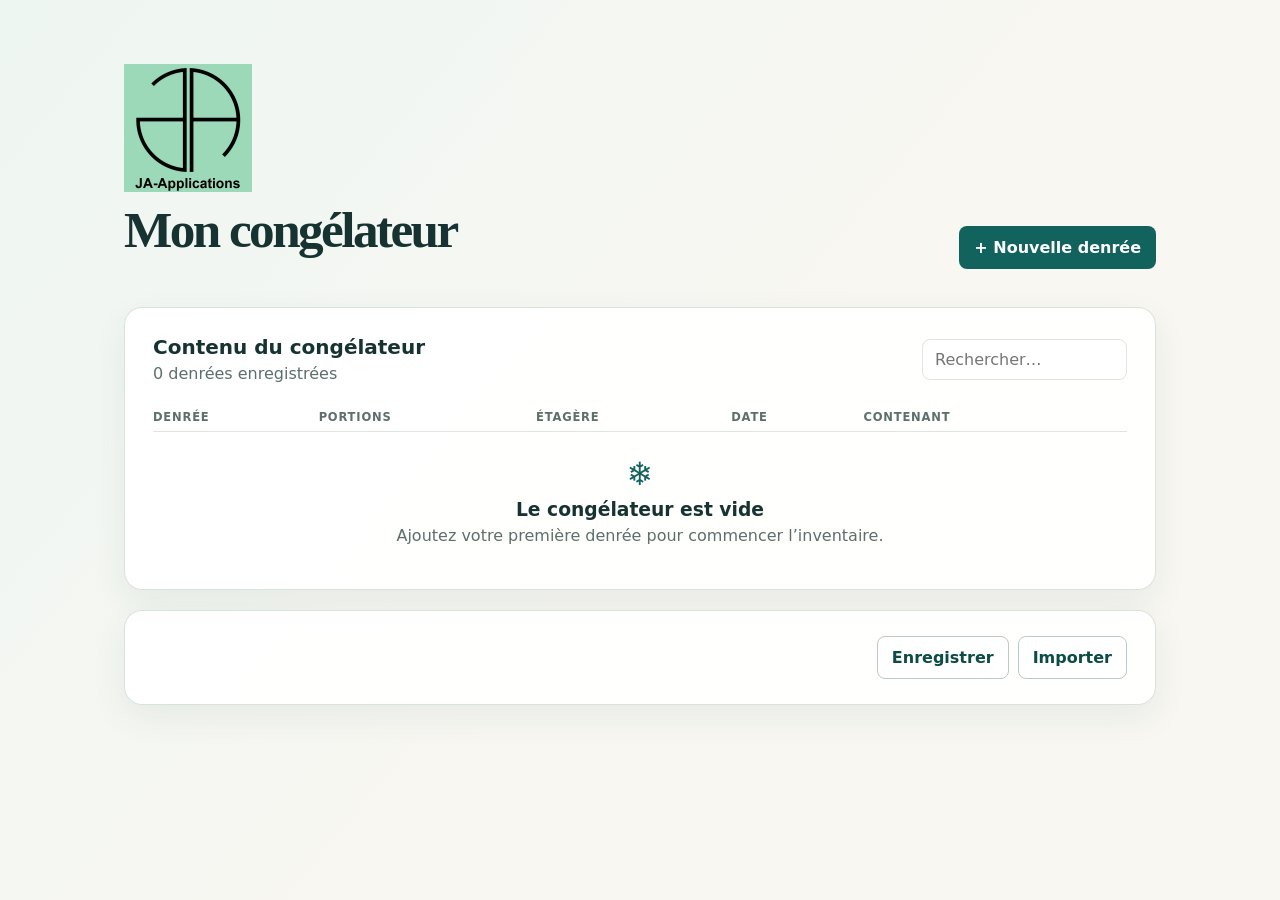
<file: Mon-congelateur/index.html>
<!doctype html>
<html lang="fr">
  <head>
    <meta charset="UTF-8" />
    <meta name="viewport" content="width=device-width, initial-scale=1" />
    <meta name="theme-color" content="#9bd9b9" />
    <meta name="apple-mobile-web-app-capable" content="yes" />
    <meta name="apple-mobile-web-app-status-bar-style" content="default" />
    <title>Mon congélateur</title>
    <link rel="manifest" href="manifest.webmanifest" />
    <link rel="apple-touch-icon" href="assets/ja-applications-logo.png" />
    <link rel="stylesheet" href="styles.css" />
  </head>
  <body>
    <main class="page-shell">
      <header class="hero">
        <div class="brand">
          <img class="app-logo" src="assets/ja-applications-logo.png" width="128" height="128" alt="Logo JA-Applications" />
          <h1>Mon congélateur</h1>
        </div>
        <button class="primary" id="new-entry-button" type="button">+ Nouvelle denrée</button>
      </header>

      <section class="panel inventory" aria-labelledby="inventory-title">
        <div class="section-heading">
          <div>
            <h2 id="inventory-title">Contenu du congélateur</h2>
            <p id="inventory-count" aria-live="polite"></p>
          </div>
          <div class="inventory-controls">
            <label class="search"><span class="visually-hidden">Rechercher une denrée</span><input id="search" type="search" placeholder="Rechercher…" /></label>
          </div>
        </div>
        <div class="table-wrap">
          <table>
            <thead><tr><th>Denrée</th><th>Portions</th><th>Étagère</th><th>Date</th><th>Contenant</th><th><span class="visually-hidden">Actions</span></th></tr></thead>
            <tbody id="entries"></tbody>
          </table>
          <div id="empty-state" class="empty-state" hidden>
            <span aria-hidden="true">❄</span>
            <h3>Le congélateur est vide</h3>
            <p>Ajoutez votre première denrée pour commencer l’inventaire.</p>
          </div>
        </div>
      </section>

      <section class="panel tools actions-bar" aria-label="Données et réglages">
        <div class="tool-actions">
          <button id="export-button" class="secondary" type="button">Enregistrer</button>
          <label class="secondary file-button">Importer<input id="import-input" type="file" accept="application/json,.json" /></label>
        </div>
      </section>
    </main>

    <dialog id="confirm-dialog" aria-labelledby="confirm-title">
      <div><div class="dialog-heading"><h2 id="confirm-title">Supprimer cette entrée ?</h2></div><p id="confirm-message">Cette action est définitive.</p><div class="dialog-actions"><button class="secondary" id="confirm-cancel" type="button">Annuler</button><button class="danger" id="confirm-delete" type="button">Supprimer</button></div></div>
    </dialog>
    <div id="toast" role="status" aria-live="polite"></div>
    <script src="app.js"></script>
  </body>
</html>
</file>
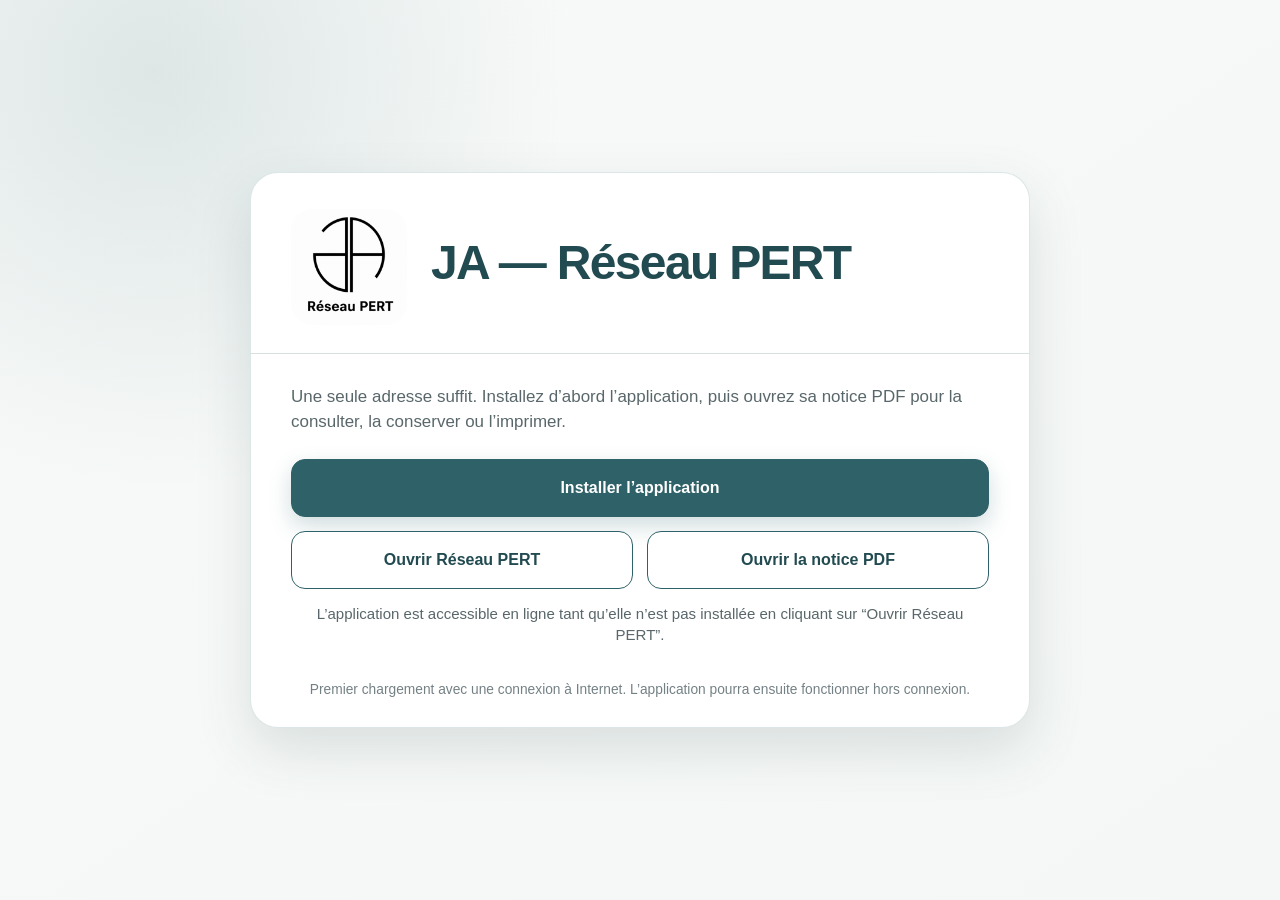
<file: JA-Reseau-PERT/accueil.html>
<!doctype html>
<html lang="fr">
<head>
  <meta charset="utf-8">
  <meta name="viewport" content="width=device-width, initial-scale=1, viewport-fit=cover">
  <meta name="theme-color" content="#f6f8f7">
  <title>Installer JA — Réseau PERT</title>
  <link rel="manifest" href="./manifest.webmanifest">
  <link rel="icon" href="./assets/icons/ja-reseau-pert-192.png">
  <link rel="apple-touch-icon" href="./assets/icons/ja-reseau-pert-180.png">
  <style>
    :root {
      color-scheme: light;
      --fond: #f4f7f6;
      --carte: #ffffff;
      --texte: #1f292b;
      --secondaire: #59676a;
      --accent: #2f6268;
      --accent-fonce: #214b50;
      --bordure: #d7e0df;
      --ombre: 0 22px 55px rgba(30, 62, 65, 0.13);
    }

    * { box-sizing: border-box; }

    body {
      margin: 0;
      min-height: 100vh;
      min-height: 100svh;
      display: grid;
      place-items: center;
      padding: max(22px, env(safe-area-inset-top)) max(16px, env(safe-area-inset-right))
        max(22px, env(safe-area-inset-bottom)) max(16px, env(safe-area-inset-left));
      background:
        radial-gradient(circle at 12% 8%, rgba(47, 98, 104, 0.13), transparent 30%),
        linear-gradient(145deg, #f8faf9, var(--fond));
      color: var(--texte);
      font-family: -apple-system, BlinkMacSystemFont, "Segoe UI", sans-serif;
    }

    main {
      width: min(100%, 780px);
      overflow: hidden;
      border: 1px solid rgba(47, 98, 104, 0.16);
      border-radius: 28px;
      background: var(--carte);
      box-shadow: var(--ombre);
    }

    header {
      display: flex;
      align-items: center;
      gap: 24px;
      padding: 36px 40px 28px;
      border-bottom: 1px solid var(--bordure);
    }

    .logo {
      width: 116px;
      height: 116px;
      flex: 0 0 auto;
      border-radius: 22px;
    }

    h1 {
      margin: 0 0 8px;
      color: var(--accent-fonce);
      font-size: clamp(1.9rem, 5vw, 3rem);
      line-height: 1.05;
      letter-spacing: -0.035em;
    }

    header p, .introduction {
      margin: 0;
      color: var(--secondaire);
      font-size: 1.06rem;
      line-height: 1.5;
    }

    .contenu { padding: 30px 40px 36px; }

    .introduction { margin-bottom: 24px; }

    .actions {
      display: grid;
      grid-template-columns: 1fr 1fr;
      gap: 14px;
    }

    .bouton {
      min-height: 58px;
      display: inline-flex;
      align-items: center;
      justify-content: center;
      gap: 10px;
      border: 1px solid var(--accent);
      border-radius: 14px;
      padding: 14px 18px;
      font: inherit;
      font-weight: 700;
      line-height: 1.2;
      text-align: center;
      text-decoration: none;
      cursor: pointer;
      transition: transform 140ms ease, box-shadow 140ms ease, background 140ms ease;
    }

    .bouton:hover { transform: translateY(-1px); }
    .bouton:focus-visible { outline: 3px solid rgba(47, 98, 104, 0.28); outline-offset: 3px; }

    .principal {
      grid-column: 1 / -1;
      border-color: var(--accent);
      background: var(--accent);
      color: #fff;
      box-shadow: 0 9px 22px rgba(47, 98, 104, 0.22);
    }

    .principal:hover { background: var(--accent-fonce); }
    .secondaire { background: #fff; color: var(--accent-fonce); }
    .secondaire:hover { background: #f1f6f5; }

    .etat {
      min-height: 24px;
      margin: 14px 0 0;
      color: var(--secondaire);
      font-size: 0.94rem;
      line-height: 1.45;
      text-align: center;
    }

    .aide {
      margin-top: 24px;
      padding: 18px 20px;
      border: 1px solid var(--bordure);
      border-radius: 16px;
      background: #f7f9f8;
    }

    .aide[hidden] { display: none; }
    .aide h2 { margin: 0 0 8px; color: var(--accent-fonce); font-size: 1.08rem; }
    .aide p { margin: 0; color: var(--secondaire); line-height: 1.5; }

    footer {
      padding: 0 40px 30px;
      color: #748184;
      font-size: 0.86rem;
      text-align: center;
    }

    @media (max-width: 600px) {
      main { border-radius: 22px; }
      header { align-items: flex-start; gap: 16px; padding: 26px 22px 22px; }
      .logo { width: 82px; height: 82px; border-radius: 16px; }
      .contenu { padding: 24px 22px 28px; }
      .actions { grid-template-columns: 1fr; }
      .principal { grid-column: auto; }
      footer { padding: 0 22px 24px; }
    }
  </style>
</head>
<body>
  <main>
    <header>
      <img class="logo" src="./assets/icons/ja-reseau-pert-192.png" alt="Logo JA — Réseau PERT">
      <div>
        <h1>JA — Réseau PERT</h1>
      </div>
    </header>

    <section class="contenu" aria-labelledby="bienvenue">
      <p class="introduction" id="bienvenue">
        Une seule adresse suffit. Installez d’abord l’application, puis ouvrez sa notice PDF pour la consulter, la conserver ou l’imprimer.
      </p>

      <div class="actions">
        <button class="bouton principal" id="installer" type="button">Installer l’application</button>
        <a class="bouton secondaire" href="./index.html">Ouvrir Réseau PERT</a>
        <a class="bouton secondaire" href="../output/pdf/NOTICE_UTILISATEUR_JA_RESEAU_PERT.pdf" target="_blank" rel="noopener">Ouvrir la notice PDF</a>
      </div>

      <p class="etat" id="etat" role="status" aria-live="polite">L’application est accessible en ligne tant qu’elle n’est pas installée en cliquant sur “Ouvrir Réseau PERT”.</p>

      <div class="aide" id="aide" hidden>
        <h2 id="titre-aide">Installation depuis le navigateur</h2>
        <p id="texte-aide"></p>
      </div>
    </section>

    <footer>Premier chargement avec une connexion à Internet. L’application pourra ensuite fonctionner hors connexion.</footer>
  </main>

  <noscript>JavaScript doit être activé pour proposer l’installation. Vous pouvez néanmoins ouvrir l’application et sa notice.</noscript>

  <script>
    (() => {
      const boutonInstaller = document.getElementById("installer");
      const etat = document.getElementById("etat");
      const aide = document.getElementById("aide");
      const titreAide = document.getElementById("titre-aide");
      const texteAide = document.getElementById("texte-aide");
      const agent = navigator.userAgent.toLowerCase();
      const estIOS = /iphone|ipad|ipod/.test(agent) || (navigator.platform === "MacIntel" && navigator.maxTouchPoints > 1);
      const estSafari = /safari/.test(agent) && !/chrome|crios|android|edg|opr/.test(agent);
      const estInstallee = window.matchMedia("(display-mode: standalone)").matches || window.navigator.standalone === true;
      let propositionInstallation = null;

      function afficherAide() {
        aide.hidden = false;
        if (estIOS) {
          titreAide.textContent = "Installer sur iPad ou iPhone";
          texteAide.textContent = "Dans Safari, touchez Partager, puis Sur l’écran d’accueil. Activez Ouvrir comme app web et touchez Ajouter.";
        } else if (estSafari) {
          titreAide.textContent = "Installer avec Safari sur Mac";
          texteAide.textContent = "Choisissez Fichier → Ajouter au Dock, puis confirmez avec Ajouter.";
        } else {
          titreAide.textContent = "Installer depuis ce navigateur";
          texteAide.textContent = "Ouvrez le menu du navigateur et choisissez Installer l’application, Installer la page en tant qu’appli ou Ajouter à l’écran d’accueil.";
        }
        aide.scrollIntoView({ behavior: "smooth", block: "nearest" });
      }

      if (estInstallee) {
        boutonInstaller.textContent = "Application déjà installée";
        boutonInstaller.disabled = true;
        etat.textContent = "Vous pouvez ouvrir Réseau PERT ou sa notice.";
      } else {
        boutonInstaller.addEventListener("click", async () => {
          if (!propositionInstallation) {
            afficherAide();
            return;
          }

          propositionInstallation.prompt();
          const choix = await propositionInstallation.userChoice;
          propositionInstallation = null;
          etat.textContent = choix.outcome === "accepted"
            ? "Installation confirmée. Vous pouvez maintenant ouvrir la notice PDF."
            : "Installation non effectuée. Vous pourrez la relancer depuis cette page.";
        });
      }

      window.addEventListener("beforeinstallprompt", (evenement) => {
        evenement.preventDefault();
        propositionInstallation = evenement;
        etat.textContent = "L’installation directe est disponible sur ce navigateur.";
      });

      window.addEventListener("appinstalled", () => {
        propositionInstallation = null;
        boutonInstaller.textContent = "Application installée";
        boutonInstaller.disabled = true;
        aide.hidden = true;
        etat.textContent = "Installation terminée. Ouvrez maintenant la notice PDF.";
      });

      if ("serviceWorker" in navigator) {
        window.addEventListener("load", () => {
          navigator.serviceWorker.register("./service-worker.js").catch(() => {
            etat.textContent = "L’application est accessible en ligne tant qu’elle n’est pas installée en cliquant sur “Ouvrir Réseau PERT”.";
          });
        });
      }
    })();
  </script>
</body>
</html>
</file>
<file: cle-agarics/styles.css>
:root{--ink:#1d2b22;--moss:#477b34;--leaf:#78a94a;--cream:#f7f4ea;--paper:#fffdf8;--line:#d6dbc9;--amber:#b65f15;--danger:#7c291e;--muted:#667067}*{box-sizing:border-box}body{margin:0;font:16px/1.45 system-ui,-apple-system,BlinkMacSystemFont,"Segoe UI",sans-serif;color:var(--ink);background:var(--cream)}button{font:inherit;cursor:pointer}.site-header{padding:clamp(1.25rem,3vw,3rem) max(1rem,calc((100% - 1320px)/2));display:flex;gap:2rem;justify-content:space-between;align-items:start;background:linear-gradient(120deg,#233b27,#5a873e);color:#fff}.site-header h1{margin:.05rem 0;font-size:clamp(1.55rem,4vw,2.7rem);line-height:1.12}.eyebrow{text-transform:uppercase;letter-spacing:.08em;font-size:.75rem;font-weight:800;margin:0 0:.4rem;color:var(--moss)}.site-header .eyebrow{color:#d8ecbd}.warning{max-width:470px;padding:.75rem 1rem;border-radius:.5rem;background:#fff5d9;color:#513510;font-size:.9rem}main{max-width:1320px;margin:auto;padding:1.25rem}.tabs{display:flex;gap:.5rem;border-bottom:1px solid var(--line);margin-bottom:1.25rem}.tab{padding:.75rem 1rem;border:0;border-bottom:3px solid transparent;background:none;color:var(--ink);font-weight:700}.tab.active{color:var(--moss);border-color:var(--moss)}.guide-layout{display:grid;grid-template-columns:minmax(215px,.8fr) minmax(360px,1.4fr) minmax(230px,.85fr);gap:1rem;align-items:start}.progress-panel,.question-panel,.results-panel,.table-intro{background:var(--paper);border:1px solid var(--line);border-radius:.75rem;padding:1.1rem;box-shadow:0 1px 4px #20300d0d}.progress-title{font-weight:750;display:flex;justify-content:space-between;gap:.5rem}.progress-title span:last-child{font-size:.8rem;color:var(--muted)}.history{padding-left:1.2rem;margin:.9rem 0;max-height:340px;overflow:auto}.history li{margin:.6rem 0}.history button{border:0;background:none;color:var(--moss);padding:0;text-decoration:underline;font-size:.85rem}.muted{color:var(--muted);font-size:.9rem}.actions{display:flex;gap:.5rem;flex-wrap:wrap}.secondary{border:1px solid var(--moss);background:#fff;color:var(--moss);border-radius:.4rem;padding:.5rem .7rem;font-weight:700}.secondary:disabled{opacity:.45;cursor:not-allowed}.question-panel h2,.results-panel h2{margin:.1rem 0 .65rem;line-height:1.2}.question-help{color:#405044;margin:.25rem 0 1rem}.answers{display:grid;gap:.55rem}.answer{border:1px solid #9abc7a;border-left:5px solid var(--leaf);text-align:left;border-radius:.45rem;padding:.65rem .8rem;background:#f7fbf2;font-weight:650}.answer:hover,.answer:focus-visible{background:#e7f2d8;outline:3px solid #bddc9a}.unknown{margin-top:.75rem;border:0;background:none;color:#425544;text-decoration:underline;padding:0}.hint{font-size:.82rem;color:var(--muted);margin:1rem 0 0}.result-status{font-size:.9rem;color:#4b5b4b;margin:.2rem 0 .8rem}.result-list{display:grid;gap:.45rem}.result-card{border:1px solid var(--line);border-radius:.45rem;padding:.55rem .65rem;background:#fff;display:flex;justify-content:space-between;align-items:center;gap:.4rem}.result-card button{border:0;background:none;color:var(--moss);font-weight:800;text-align:left;padding:0}.result-card small{color:var(--muted)}.hidden{display:none}.table-intro{margin-bottom:1rem}.table-intro h2{margin:0}.table-intro p{margin:.35rem 0 0}.table-wrap{overflow:auto;border:1px solid var(--line);border-radius:.75rem;background:var(--paper)}table{width:100%;min-width:710px;border-collapse:collapse}th,td{text-align:left;vertical-align:top;padding:.75rem;border-bottom:1px solid var(--line)}th{background:#eef4e7;color:#294822}td:first-child{font-weight:800;white-space:nowrap}.trait-list{margin:0;padding-left:1.1rem}.trait-list li{margin:.15rem 0}dialog{border:0;border-radius:.8rem;padding:0;max-width:min(600px,calc(100vw - 2rem));box-shadow:0 14px 45px #0006}dialog::backdrop{background:#19312188}dialog article{position:relative;padding:1.4rem}.dialog-close{position:absolute;right:.5rem;top:.3rem;border:0;background:none;font-size:2rem;color:var(--moss)}.profile-traits{padding-left:1.15rem}.safety-note{border-left:4px solid var(--amber);padding:.65rem .8rem;background:#fff7e8;font-size:.9rem}@media(max-width:900px){.guide-layout{grid-template-columns:1fr 1fr}.question-panel{grid-column:span 2}.results-panel{grid-column:span 2}.progress-panel{order:3}.site-header{display:block}.warning{margin-top:1rem}}@media(max-width:560px){main{padding:.75rem}.guide-layout{display:block}.progress-panel,.question-panel,.results-panel{margin-bottom:.75rem}.question-panel{order:0}.site-header{padding:1rem}.tabs{overflow:auto}.tab{white-space:nowrap}}
.result-links{display:flex;gap:.45rem;align-items:center}.mycodb-link{color:var(--moss);font-size:.84rem;font-weight:750;text-decoration:underline;white-space:nowrap}
.title-wrap{display:flex;align-items:center;gap:1rem}.app-logo{width:72px;height:72px;object-fit:contain}.answer{display:flex;align-items:center;gap:.7rem}.spore-swatch{display:inline-block;flex:0 0 1.45em;width:1.45em;height:1.45em;border:1px solid #687066;border-radius:.16rem;background:var(--spore-color)}.header-meta{display:flex;align-items:center;gap:.65rem}.header-meta .eyebrow{margin:0}.refresh-app{border:1px solid #d8ecbd;border-radius:.35rem;padding:.25rem .45rem;background:transparent;color:#fff;font-size:.78rem;font-weight:750}.refresh-app:hover,.refresh-app:focus-visible{background:#ffffff24;outline:2px solid #fff}
</file>
<file: cles-ja-champignons/styles.css>
:root{--ink:#1d2b22;--moss:#477b34;--leaf:#78a94a;--cream:#f7f4ea;--paper:#fffdf8;--line:#d6dbc9;--amber:#a45413;--muted:#667067}*{box-sizing:border-box}body{margin:0;color:var(--ink);background:var(--cream);font:16px/1.48 system-ui,-apple-system,BlinkMacSystemFont,"Segoe UI",sans-serif}.site-header{padding:clamp(1.5rem,5vw,4rem) max(1rem,calc((100% - 1240px)/2));color:#fff;background:linear-gradient(120deg,#233b27,#5a873e)}h1,h2,p{margin-top:0}.site-header h1{margin-bottom:.15rem;font-size:clamp(2rem,5vw,3.5rem);line-height:1.06}.eyebrow{margin-bottom:.45rem;color:var(--moss);font-weight:800;font-size:.76rem;letter-spacing:.09em;text-transform:uppercase}.site-header .eyebrow{color:#d8ecbd}.subtitle{margin-bottom:1rem;font-size:1.15rem;font-weight:700}.warning{max-width:720px;margin:0;padding:.75rem 1rem;border-radius:.55rem;background:#fff5d9;color:#513510}main{max-width:1240px;margin:auto;padding:1.25rem}.intro,.observations,.question-panel,.result-panel,.source-key{border:1px solid var(--line);border-radius:.8rem;background:var(--paper);box-shadow:0 1px 4px #20300d0d}.intro{padding:1rem 1.2rem;margin-bottom:1rem}.intro h2,.source-key h2{margin-bottom:.2rem}.intro p,.source-key p{margin-bottom:0;color:#465748}.key-layout{display:grid;grid-template-columns:minmax(215px,.8fr) minmax(355px,1.4fr) minmax(245px,.9fr);gap:1rem;align-items:start}.observations,.question-panel,.result-panel{padding:1.1rem}.panel-title{display:flex;justify-content:space-between;gap:.5rem;font-weight:800}.panel-title span:last-child{font-size:.84rem;color:var(--muted)}.history{max-height:340px;margin:.9rem 0;padding-left:1.15rem;overflow:auto}.history li{margin:.65rem 0}.history button{padding:0;border:0;background:transparent;color:var(--moss);font:inherit;font-size:.86rem;text-decoration:underline}.muted{color:var(--muted);font-size:.9rem}.actions{display:flex;flex-wrap:wrap;gap:.55rem}.secondary{padding:.55rem .75rem;border:1px solid var(--moss);border-radius:.4rem;background:#fff;color:var(--moss);font:inherit;font-weight:750;cursor:pointer}.secondary:disabled{cursor:not-allowed;opacity:.45}.question-panel h2,.result-panel h2{margin-bottom:.55rem;line-height:1.18}.help{margin-bottom:1rem;color:#405044}.answers{display:grid;gap:.6rem}.answer{padding:.72rem .85rem;border:1px solid #9abc7a;border-left:5px solid var(--leaf);border-radius:.5rem;background:#f7fbf2;color:var(--ink);font:inherit;font-weight:700;text-align:left;cursor:pointer}.answer:hover,.answer:focus-visible{outline:3px solid #bddc9a;background:#e7f2d8}.unknown{margin-top:.8rem;padding:0;border:0;background:transparent;color:#425544;font:inherit;text-decoration:underline;cursor:pointer}.hint{margin:1rem 0 0;color:var(--muted);font-size:.84rem}.status{color:#4b5b4b;font-size:.92rem}.results{display:grid;gap:.55rem}.result-card{padding:.7rem;border:1px solid var(--line);border-radius:.5rem;background:#fff}.result-name{display:block;margin-bottom:.3rem;color:var(--moss);font-weight:850}.result-open{padding:0;border:0;background:transparent;font:inherit;text-align:left;text-decoration:underline;cursor:pointer}.mycodb-link{color:var(--moss);font-weight:750;font-size:.9rem}.source-key{margin-top:1rem;padding:1.1rem}.key-table{display:grid;gap:.6rem;margin-top:1rem}.key-row{display:grid;grid-template-columns:minmax(0,1fr) auto;gap:1rem;align-items:center;padding:.75rem;border:1px solid var(--line);border-radius:.5rem;background:#fff}.key-row strong{color:var(--moss)}.key-row p{margin:.2rem 0 0}.key-row a{color:var(--moss);font-weight:750;white-space:nowrap}@media(max-width:900px){.key-layout{grid-template-columns:1fr 1fr}.question-panel,.result-panel{grid-column:span 2}.observations{order:3}}@media(max-width:560px){main{padding:.75rem}.key-layout{display:block}.observations,.question-panel,.result-panel{margin-bottom:.75rem}.site-header{padding:1.25rem 1rem}.key-row{grid-template-columns:1fr}.key-row a{white-space:normal}}
.result-card small,.key-row small{display:block;margin:.3rem 0;color:#4b5b4b;font-size:.82rem}.continue{display:block;margin:.45rem 0;padding:.35rem 0;border:0;background:transparent;color:var(--moss);font:inherit;font-weight:800;text-decoration:underline;cursor:pointer}.next-pending{display:block;margin-top:.4rem;color:var(--muted);font-size:.84rem}
</file>
<file: cles-ja-champignons/overrides.css>
.secondary{
  border:4px solid var(--moss);
  background:#fff;
  color:var(--moss);
}
.secondary:hover,
.secondary:focus-visible{
  background:#f3f8ed;
  color:var(--moss);
  outline:2px solid #315d25;
}
.result-actions{
  margin:0 0 1rem;
}
.mycodb-mini-link{
  display:inline-block;
  margin:0 .45rem .25rem 0;
  color:var(--ink);
  font-weight:400;
  text-decoration:underline;
}
.scientific-name{
  margin-left:.36rem;
  color:#4b5b4b;
  font-size:.76rem;
  font-weight:400;
  white-space:nowrap;
}

.group-guide {
  max-width: 62rem;
  margin-top: .75rem;
  padding: 1rem 1.1rem;
  border: 1px solid var(--line, #d7d8c7);
  border-radius: .75rem;
  background: #fffef9;
  color: var(--ink, #1d2a22);
}

.group-guide h3 {
  margin: 0 0 .65rem;
  color: var(--moss, #487c35);
}

.group-guide p {
  margin: 0 0 .75rem;
  line-height: 1.45;
}

.group-guide p:last-child { margin-bottom: 0; }

.group-photo {
  margin: 1rem 0 .35rem;
}

.group-photo-gallery {
  display: grid;
  gap: .75rem;
}

.group-photo img,
.photo-placeholder {
  display: block;
  width: min(100%, var(--photo-width, 34rem));
  border: 1px solid var(--line, #d7d8c7);
  border-radius: .55rem;
}

.group-photo img {
  height: auto;
  object-fit: contain;
}

.photo-dropzone {
  position: relative;
  width: min(100%, var(--photo-width, 34rem));
  cursor: pointer;
  border-radius: .55rem;
  outline: 0;
}

.photo-dropzone:focus-visible,
.photo-dropzone.is-dragging {
  outline: 3px solid var(--moss, #487c35);
  outline-offset: 3px;
}

.photo-dropzone .photo-placeholder,
.photo-dropzone img {
  width: 100%;
}

.photo-resize-handle {
  position: absolute;
  right: .25rem;
  bottom: .25rem;
  display: grid;
  place-items: center;
  width: 1.7rem;
  height: 1.7rem;
  border: 1px solid rgba(31, 49, 34, .75);
  border-radius: .25rem;
  background: #fff;
  color: #315d25;
  box-shadow: 0 1px 2px rgba(0, 0, 0, .28);
  cursor: nwse-resize;
  font-size: .72rem;
  font-weight: 800;
  letter-spacing: -.18rem;
}

.photo-resize-handle:focus-visible {
  outline: 3px solid var(--moss, #487c35);
  outline-offset: 2px;
}

.admin-editor {
  margin-top: 1.1rem;
  padding: .9rem;
  border: 1px solid #9abc7a;
  border-radius: .55rem;
  background: #f7fbf2;
}

.admin-editor h4 { margin: 0 0 .35rem; color: var(--moss, #487c35); }

.admin-explanation,
.admin-feedback {
  color: #59665b;
  font-size: .82rem;
  line-height: 1.3;
}

.admin-editor label {
  display: block;
  margin-top: .65rem;
  color: #415145;
  font-size: .86rem;
  font-weight: 700;
}

.photo-fields > section {
  margin-top: .7rem;
  padding: .65rem;
  border: 1px solid #ccd8bf;
  border-radius: .45rem;
  background: #fffef9;
}

.photo-fields > section > strong {
  color: var(--moss, #487c35);
  font-size: .9rem;
}

.remove-photo {
  margin-top: .7rem;
  padding: .34rem .55rem;
  border: 1px solid #a66b56;
  border-radius: .35rem;
  background: #fff;
  color: #824833;
  font: inherit;
  font-size: .82rem;
}

.admin-editor input,
.admin-editor textarea {
  display: block;
  box-sizing: border-box;
  width: 100%;
  margin-top: .18rem;
  padding: .42rem .5rem;
  border: 1px solid var(--line, #d7d8c7);
  border-radius: .35rem;
  background: #fff;
  color: var(--ink, #1d2a22);
  font: inherit;
  font-weight: 400;
}

.admin-editor textarea { min-height: 19rem; line-height: 1.38; resize: vertical; }

.admin-actions { display: flex; flex-wrap: wrap; gap: .45rem; margin-top: .8rem; }

.photo-placeholder {
  display: grid;
  place-items: center;
  aspect-ratio: 4 / 3;
  background: #f1efe6;
  color: #59665b;
  font-size: .92rem;
  font-style: italic;
}

.group-photo figcaption {
  margin-top: .3rem;
  color: #59665b;
  font-size: .82rem;
  line-height: 1.2;
}

.add-photo {
  padding: .38rem .62rem;
  border: 1px solid #9abc7a;
  border-radius: .35rem;
  background: #f7fbf2;
  color: #59665b;
  font: inherit;
  font-size: .84rem;
}

.add-another-photo {
  width: fit-content;
  margin-top: .1rem;
}

.add-photo:disabled { cursor: not-allowed; opacity: .72; }

.photo-caption-label {
  display: block;
  width: min(100%, 34rem);
  margin-top: .55rem;
  color: #59665b;
  font-size: .82rem;
}

.photo-caption-label input {
  display: block;
  box-sizing: border-box;
  width: 100%;
  margin-top: .18rem;
  padding: .38rem .48rem;
  border: 1px solid var(--line, #d7d8c7);
  border-radius: .35rem;
  background: #fff;
  color: var(--ink, #1d2a22);
  font: inherit;
}

.photo-pending {
  margin: .25rem 0 0 !important;
  color: #59665b;
  font-size: .78rem;
}

.group-guide .guide-source {
  padding-top: .7rem;
  border-top: 1px solid var(--line, #d7d8c7);
  color: #59665b;
  font-size: .9rem;
}
.mycodb-mini-link:hover,
.mycodb-mini-link:focus-visible{
  color:var(--ink);
  outline:2px solid var(--ink);
  outline-offset:2px;
}
.mycodb-mini-link + .result-name{
  display:inline;
}
.result-card small,
.key-row small{
  margin:.08rem 0 0;
  line-height:1.12;
}
.result-card small{
  min-height:1em;
  font-size:.76rem;
  line-height:1.04;
}
.results{
  gap:.18rem;
}
.result-card{
  padding:.28rem .45rem;
  line-height:1.12;
}
.result-name{
  margin-bottom:0;
  line-height:1.08;
  font-weight:400;
}
.result-name.has-guide{
  font-weight:850;
}
.mycodb-mini-link{
  margin:0 .28rem 0 0;
  line-height:1.08;
}
.question-panel .eyebrow,
.result-panel .eyebrow{
  display:inline-block;
  margin-bottom:.65rem;
  padding:.18rem .45rem;
  border-radius:.25rem;
  background:var(--moss);
  color:#fff;
}

.photo-library {
  margin-top: .9rem;
  padding-top: .75rem;
  border-top: 1px solid #ccd8bf;
}

.photo-library h5 { margin: 0; color: var(--moss, #487c35); font-size: .95rem; }
.photo-library > p { margin: .3rem 0 .6rem; color: #59665b; font-size: .82rem; }

.import-photo-button {
  display: inline-block;
  padding: .42rem .62rem;
  border: 1px solid #9abc7a;
  border-radius: .3rem;
  background: #f7fbf2;
  color: #415145;
  cursor: pointer;
  font-size: .86rem;
}

.available-photos {
  display: grid;
  grid-template-columns: repeat(auto-fill, minmax(9.5rem, 1fr));
  gap: .6rem;
}

.available-photo {
  display: grid;
  grid-template-rows: 6.5rem auto auto;
  gap: .35rem;
  padding: .45rem;
  border: 1px solid #ccd8bf;
  border-radius: .45rem;
  background: #fffef9;
}

.available-photo img { width: 100%; height: 6.5rem; object-fit: contain; background: #f1efe6; }
.available-photo span { overflow-wrap: anywhere; color: #415145; font-size: .76rem; line-height: 1.15; }
.available-photo button { padding: .32rem .4rem; border: 1px solid #9abc7a; border-radius: .3rem; background: #f7fbf2; color: #415145; font: inherit; font-size: .75rem; }
.available-photo button:disabled { cursor: default; opacity: .65; }
</file>
<file: Mon-congelateur/styles.css>
:root { --ink:#173331; --muted:#5c6f6c; --paper:#f8f7f2; --panel:#fff; --line:#dfe6e1; --teal:#12635d; --teal-dark:#0c4b46; --gold:#e9b75d; --danger:#b53932; --logo-background:#9bd9b9; }
* { box-sizing:border-box; } body { margin:0; color:var(--ink); background:linear-gradient(130deg,#eef6f2 0%,var(--paper) 54%); font-family:Inter,ui-sans-serif,system-ui,-apple-system,BlinkMacSystemFont,"Segoe UI",sans-serif; min-height:100vh; }
button,input,select,textarea { font:inherit; } button { cursor:pointer; } .page-shell { max-width:1080px; margin:0 auto; padding:64px 24px; } .hero { display:flex; align-items:flex-end; justify-content:space-between; gap:24px; margin-bottom:38px; } h1,h2,h3,p { margin-top:0; } h1 { font-family:Georgia,serif; font-size:clamp(2.45rem,6vw,4.7rem); letter-spacing:-.05em; margin-bottom:10px; } h2 { font-size:1.25rem; margin-bottom:5px; } .eyebrow { color:var(--teal); font-weight:800; font-size:.73rem; letter-spacing:.11em; text-transform:uppercase; margin-bottom:10px; } .subtitle,.section-heading p,.tools p { color:var(--muted); margin-bottom:0; } .panel { background:rgba(255,255,255,.91); border:1px solid rgba(203,218,211,.75); border-radius:18px; box-shadow:0 12px 35px rgba(34,72,65,.07); } .inventory { padding:27px 28px 10px; } .section-heading,.tools { display:flex; justify-content:space-between; align-items:center; gap:20px; }.search input { width:205px; border:1px solid var(--line); border-radius:8px; padding:10px 12px; outline-color:var(--teal); } .table-wrap { position:relative; min-height:166px; margin-top:20px; overflow-x:auto; } table { border-collapse:collapse; width:100%; min-width:630px; text-align:left; } th { color:var(--muted); font-size:.72rem; letter-spacing:.07em; text-transform:uppercase; } th,td { padding:15px 10px; border-bottom:1px solid var(--line); } th:first-child,td:first-child { padding-left:0; } th:last-child,td:last-child { padding-right:0; text-align:right; } td { font-size:.95rem; } td:first-child { font-weight:700; } .row-actions { display:flex; justify-content:flex-end; gap:8px; } .small-button { border:0; background:#eaf3ef; color:var(--teal-dark); border-radius:7px; padding:7px 10px; font-size:.83rem; font-weight:700; } .small-button.delete { background:#f9e9e7; color:var(--danger); }.empty-state { text-align:center; padding:23px 0 34px; color:var(--muted); }.empty-state span { font-size:2rem; color:var(--teal); }.empty-state h3 { color:var(--ink); margin:6px 0; }.empty-state p { margin:0; }.tools { margin-top:20px; padding:25px 28px; align-items:flex-end; }.tool-actions { display:flex; gap:9px; flex-wrap:wrap; justify-content:flex-end; }.primary,.secondary,.danger,.text-button { border-radius:8px; padding:11px 14px; border:1px solid transparent; font-weight:750; }.primary { color:white; background:var(--teal); }.primary:hover { background:var(--teal-dark); }.secondary { color:var(--teal-dark); background:white; border-color:#b9cbc4; }.secondary:hover { background:#f1f7f4; }.danger { color:white; background:var(--danger); }.text-button { background:transparent; color:var(--teal); text-decoration:underline; }.file-button { position:relative; display:inline-block; cursor:pointer; }.file-button input { position:absolute; width:1px; height:1px; opacity:0; overflow:hidden; }.visually-hidden { position:absolute; width:1px; height:1px; overflow:hidden; clip:rect(0,0,0,0); white-space:nowrap; } dialog { width:min(510px,calc(100% - 30px)); padding:0; border:0; border-radius:15px; box-shadow:0 18px 70px rgba(20,47,43,.24); color:var(--ink); } dialog::backdrop { background:rgba(16,44,40,.42); } dialog form,dialog > div { padding:25px; } .dialog-heading { display:flex; align-items:center; justify-content:space-between; gap:16px; margin-bottom:20px; }.dialog-heading h2 { margin:0; }.icon-button { border:0; font-size:1.8rem; line-height:1; background:transparent; color:var(--muted); } form > label { display:block; font-weight:700; font-size:.9rem; margin:15px 0; } select,input[type="date"],textarea { display:block; margin-top:7px; padding:10px; border:1px solid #b9cbc4; border-radius:7px; width:100%; color:var(--ink); background:white; } textarea { resize:vertical; line-height:1.4; }.hint { color:var(--muted); font-size:.88rem; margin-bottom:17px; }.dialog-actions { display:flex; justify-content:flex-end; gap:9px; margin-top:23px; }.form-error { min-height:1.15em; color:var(--danger); font-size:.88rem; margin:5px 0 0; } #toast { position:fixed; z-index:3; bottom:24px; left:50%; transform:translate(-50%,20px); opacity:0; transition:.2s; background:#183b37; color:#fff; padding:11px 16px; border-radius:99px; box-shadow:0 4px 20px #0002; pointer-events:none; } #toast.show { opacity:1; transform:translate(-50%,0); }
h1 { font-size:clamp(2rem,4vw,3.3rem); } .brand { display:flex; flex-direction:column; align-items:flex-start; } .app-logo { display:block; width:128px; height:128px; object-fit:contain; margin:0 0 8px; background:var(--logo-background); } .actions-bar { justify-content:flex-end; min-height:74px; } .inventory-controls { display:flex; align-items:center; gap:9px; } input[type="text"] { display:block; margin-top:7px; padding:10px; border:1px solid #b9cbc4; border-radius:7px; width:100%; color:var(--ink); background:white; } table { min-width:820px; } th,td { padding-top:7px; padding-bottom:7px; } .draft-row { background:#f1f8f5; } .draft-row select,.draft-row input,.inventory tbody select,.inventory tbody input { width:100%; min-width:76px; padding:4px 7px; border:1px solid #aac2b9; border-radius:6px; color:var(--ink); background:#fff; } .draft-row input[type="text"],.inventory tbody input[type="text"] { margin:0; }
@media (max-width:700px) { .page-shell { padding:34px 15px; }.hero,.tools { align-items:flex-start; flex-direction:column; }.hero .primary { width:100%; }.inventory { padding:20px 18px 8px; }.section-heading { align-items:flex-start; flex-direction:column; }.inventory-controls,.search,.search input { width:100%; }.tools { padding:22px 18px; }.tool-actions { justify-content:flex-start; }.table-wrap { margin-right:-3px; } }
@media (max-width:700px) { .table-wrap { overflow:visible; } table { min-width:0; } thead { display:none; } tbody,tr,td { display:block; width:100%; } tbody tr { margin:0 0 4px; padding:3px 10px; border:1px solid var(--line); border-radius:9px; background:#fff; box-shadow:0 2px 7px rgba(34,72,65,.04); } tbody tr.draft-row { background:#f1f8f5; } td { display:grid; grid-template-columns:96px minmax(0,1fr); align-items:center; gap:6px; padding:3px 0; border-bottom:1px solid #edf1ef; } td:first-child { padding-left:0; } td:last-child { padding-right:0; } td::before { content:attr(data-label); color:var(--muted); font-size:.72rem; font-weight:800; letter-spacing:.04em; text-transform:uppercase; } td.row-action-cell { display:block; border:0; padding-top:5px; } td.row-action-cell::before { display:none; } .row-actions { justify-content:flex-end; } .small-button { min-height:34px; padding:5px 10px; } .draft-row select,.draft-row input,.inventory tbody select,.inventory tbody input { min-height:34px; } }
</file>
